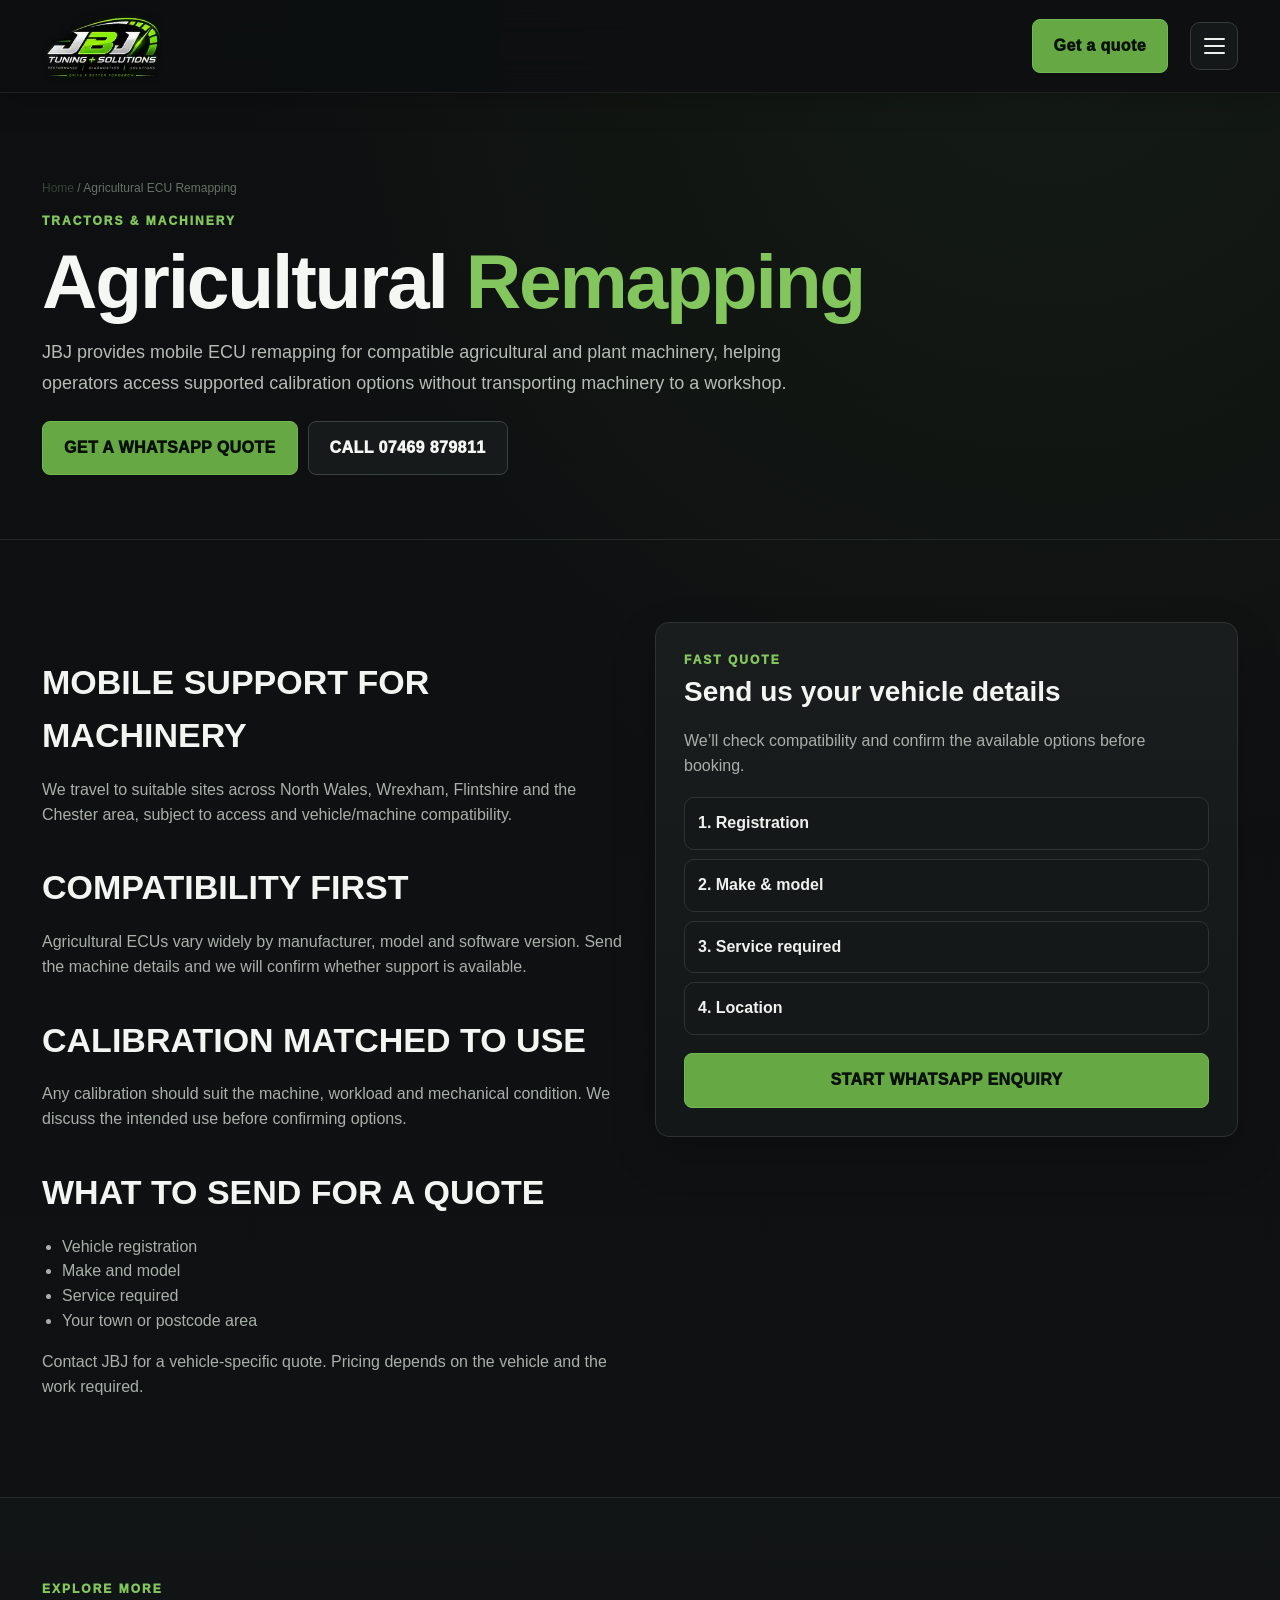
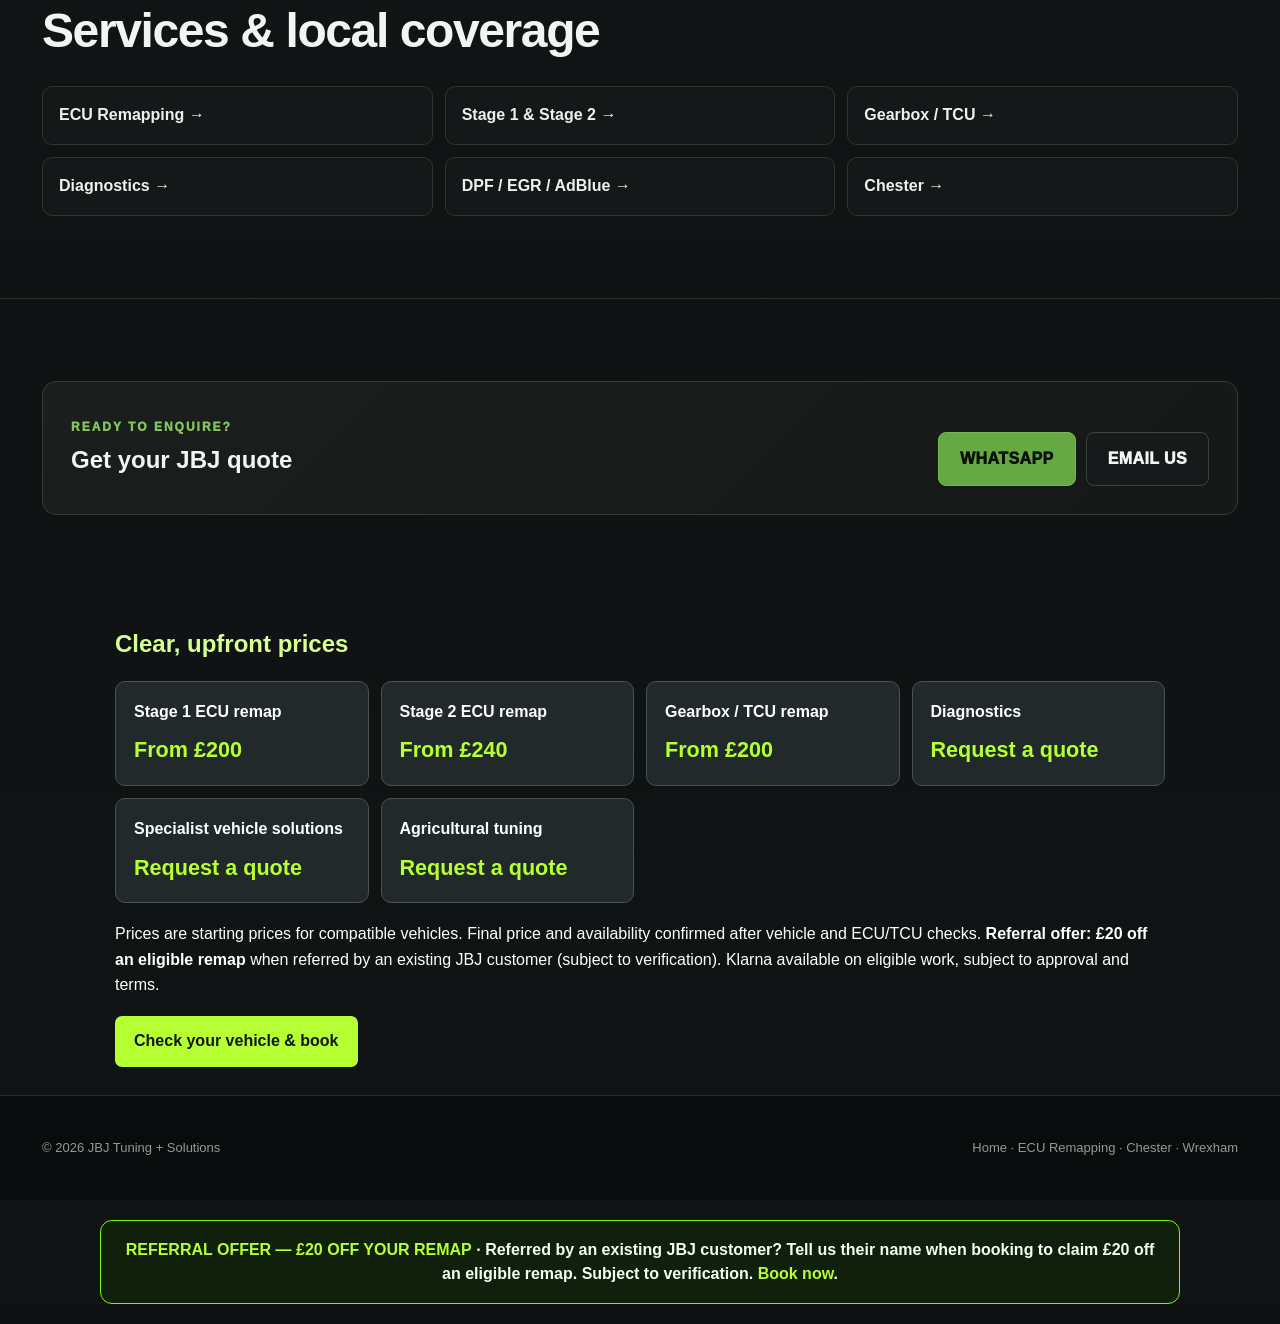
<file: agricultural-remapping/index.html>
<!doctype html>
<html lang="en-GB">
<head>
<meta charset="utf-8">
<meta name="viewport" content="width=device-width,initial-scale=1">
<title>Agricultural ECU Remapping North Wales &amp; Chester | JBJ Tuning</title>
<meta name="description" content="Mobile agricultural remapping for compatible tractors and machinery across North Wales, Wrexham, Flintshire and Chester. Contact JBJ Tuning for support.">
<link rel="canonical" href="https://jbjtuning.co.uk/agricultural-remapping/">
<meta name="robots" content="index,follow,max-image-preview:large">
<meta property="og:type" content="website">
<meta property="og:title" content="Agricultural ECU Remapping North Wales &amp; Chester | JBJ Tuning">
<meta property="og:description" content="Mobile agricultural remapping for compatible tractors and machinery across North Wales, Wrexham, Flintshire and Chester. Contact JBJ Tuning for support.">
<meta property="og:url" content="https://jbjtuning.co.uk/agricultural-remapping/">
<meta property="og:image" content="https://jbjtuning.co.uk/jbj-logo.jpg">
<meta name="twitter:card" content="summary_large_image">
<link rel="icon" href="../favicon.png">
<link rel="stylesheet" href="../style.css">
<script type="application/ld+json">{"@context": "https://schema.org", "@graph": [{"@type": ["Organization", "AutomotiveBusiness"], "@id": "https://jbjtuning.co.uk/#business", "name": "JBJ Tuning + Solutions", "url": "https://jbjtuning.co.uk/", "logo": "https://jbjtuning.co.uk/jbj-logo.jpg", "telephone": ["+447469879811", "+447939838568"], "email": "Info@jbjtuningsolutions.com", "description": "Mobile ECU remapping, vehicle tuning, diagnostics and TCU tuning across Chester, Wrexham, Flintshire and North Wales.", "areaServed": ["Chester", "Wrexham", "Flintshire", "North Wales", "Deeside", "Mold", "Buckley", "Ellesmere Port"], "sameAs": ["https://www.facebook.com/1UtzTxfGZ6/", "https://www.instagram.com/jbjtuningsolutions"]}, {"@type": "WebSite", "@id": "https://jbjtuning.co.uk/#website", "url": "https://jbjtuning.co.uk/", "name": "JBJ Tuning + Solutions", "publisher": {"@id": "https://jbjtuning.co.uk/#business"}}, {"@type": "Service", "name": "Agricultural ECU Remapping", "provider": {"@id": "https://jbjtuning.co.uk/#business"}, "areaServed": ["Chester", "Wrexham", "Flintshire", "North Wales"], "url": "https://jbjtuning.co.uk/agricultural-remapping/"}]}</script>
</head><header><div class="wrap"><nav>
<a class="brand" href="../index.html"><img src="../jbj-logo.jpg" alt="JBJ Tuning + Solutions"></a>
<div class="nav">
<a href="../index.html#services">Services</a>
<a href="../ecu-remapping/">ECU Remapping</a>
<a href="../chester-remapping/">Chester</a>
<a href="../wrexham-remapping/">Wrexham</a>
<a href="../index.html#contact">Contact</a>
</div>
<a class="btn desktop-quote" href="https://wa.me/447469879811?text=Hi%20JBJ%20Tuning%2C%20I%27d%20like%20a%20quote.%0ARegistration%3A%20%0AMake%2FModel%3A%20%0AService%3A%20">Get a quote</a>
<button class="menu-toggle" type="button" aria-label="Open navigation menu" aria-controls="siteMenu"><span></span><span></span><span></span></button></nav></div></header>
<body>
<main>
<section class="page-hero"><div class="wrap">
<div class="breadcrumb"><a href="../index.html">Home</a> / Agricultural ECU Remapping</div>
<div class="kicker">Tractors & machinery</div>
<h1>Agricultural <span>Remapping</span></h1>
<p>JBJ provides mobile ECU remapping for compatible agricultural and plant machinery, helping operators access supported calibration options without transporting machinery to a workshop.</p>
<div class="actions"><a class="btn" href="https://wa.me/447469879811?text=Hi%20JBJ%20Tuning%2C%20I%27d%20like%20a%20quote.%0ARegistration%3A%20%0AMake%2FModel%3A%20%0AService%3A%20">GET A WHATSAPP QUOTE</a><a class="btn alt" href="tel:07469879811">CALL 07469 879811</a></div>
</div></section>
<section><div class="wrap"><div class="two">
<div class="prose">
<h2>Mobile support for machinery</h2><p>We travel to suitable sites across North Wales, Wrexham, Flintshire and the Chester area, subject to access and vehicle/machine compatibility.</p><h2>Compatibility first</h2><p>Agricultural ECUs vary widely by manufacturer, model and software version. Send the machine details and we will confirm whether support is available.</p><h2>Calibration matched to use</h2><p>Any calibration should suit the machine, workload and mechanical condition. We discuss the intended use before confirming options.</p>
<h2>What to send for a quote</h2>
<ul><li>Vehicle registration</li><li>Make and model</li><li>Service required</li><li>Your town or postcode area</li></ul>
<p>Contact JBJ for a vehicle-specific quote. Pricing depends on the vehicle and the work required.</p>
</div>
<div>
<div class="quote-box"><div class="kicker">Fast quote</div><h3>Send us your vehicle details</h3><p>We’ll check compatibility and confirm the available options before booking.</p>
<div class="quote-points"><div>1. Registration</div><div>2. Make & model</div><div>3. Service required</div><div>4. Location</div></div>
<a class="btn" style="width:100%;text-align:center" href="https://wa.me/447469879811?text=Hi%20JBJ%20Tuning%2C%20I%27d%20like%20a%20quote.%0ARegistration%3A%20%0AMake%2FModel%3A%20%0AService%3A%20">START WHATSAPP ENQUIRY</a></div>
</div></div></div></section>
<section class="band"><div class="wrap"><div class="head"><div class="kicker">Explore more</div><h2>Services & local coverage</h2></div><div class="link-grid">
<a href="../ecu-remapping/">ECU Remapping →</a><a href="../stage-1-stage-2-remapping/">Stage 1 &amp; Stage 2 →</a><a href="../gearbox-tcu-remapping/">Gearbox / TCU →</a><a href="../diagnostics/">Diagnostics →</a><a href="../vehicle-solutions/">DPF / EGR / AdBlue →</a><a href="../chester-remapping/">Chester →</a></div></div></section>
<section><div class="wrap"><div class="cta-strip"><div><div class="kicker">Ready to enquire?</div><h2 style="margin:4px 0 0">Get your JBJ quote</h2></div><div class="actions"><a class="btn" href="https://wa.me/447469879811?text=Hi%20JBJ%20Tuning%2C%20I%27d%20like%20a%20quote.%0ARegistration%3A%20%0AMake%2FModel%3A%20%0AService%3A%20">WHATSAPP</a><a class="btn alt" href="mailto:Info@jbjtuningsolutions.com">EMAIL US</a></div></div></div></section>
<section class="jbj-price-panel" aria-label="JBJ service prices"><div class="jbj-price-inner"><h2>Clear, upfront prices</h2><div class="jbj-price-grid"><a href="/stage-1-stage-2-remapping/"><strong>Stage 1 ECU remap</strong><span>From £200</span></a><a href="/stage-1-stage-2-remapping/"><strong>Stage 2 ECU remap</strong><span>From £240</span></a><a href="/gearbox-tcu-remapping/"><strong>Gearbox / TCU remap</strong><span>From £200</span></a><a href="/diagnostics/"><strong>Diagnostics</strong><span>Request a quote</span></a><a href="/vehicle-solutions/"><strong>Specialist vehicle solutions</strong><span>Request a quote</span></a><a href="/agricultural-remapping/"><strong>Agricultural tuning</strong><span>Request a quote</span></a></div><p class="jbj-price-note">Prices are starting prices for compatible vehicles. Final price and availability confirmed after vehicle and ECU/TCU checks. <strong>Referral offer: £20 off an eligible remap</strong> when referred by an existing JBJ customer (subject to verification). Klarna available on eligible work, subject to approval and terms.</p><a class="jbj-price-cta" href="/book/">Check your vehicle &amp; book</a></div></section><style>.jbj-price-panel{padding:28px 18px;background:#111719;color:#fff}.jbj-price-inner{max-width:1050px;margin:auto}.jbj-price-inner h2{margin:0 0 18px;color:#d7ff94}.jbj-price-grid{display:grid;grid-template-columns:repeat(auto-fit,minmax(210px,1fr));gap:12px}.jbj-price-grid a{display:flex;flex-direction:column;gap:9px;background:#22292b;border:1px solid #48534b;border-radius:10px;padding:18px;color:white;text-decoration:none}.jbj-price-grid a span{font-size:1.35rem;font-weight:800;color:#b6ff33}.jbj-price-note{line-height:1.6;margin:18px 0}.jbj-price-cta{display:inline-block;background:#b6ff33;color:#121712!important;padding:13px 19px;border-radius:7px;text-decoration:none;font-weight:800}@media(max-width:520px){.jbj-price-grid{grid-template-columns:1fr 1fr}.jbj-price-grid a{padding:13px}.jbj-price-grid a span{font-size:1.12rem}}@media(max-width:370px){.jbj-price-grid{grid-template-columns:1fr}}</style></main><footer><div class="wrap"><div class="foot">
<span>© 2026 JBJ Tuning + Solutions</span>
<span><a href="../index.html">Home</a> · <a href="../ecu-remapping/">ECU Remapping</a> · <a href="../chester-remapping/">Chester</a> · <a href="../wrexham-remapping/">Wrexham</a></span>
</div></div></footer>
<div class="floating"><a class="btn alt" href="tel:07469879811">CALL</a><a class="btn" href="https://wa.me/447469879811?text=Hi%20JBJ%20Tuning%2C%20I%27d%20like%20a%20quote.%0ARegistration%3A%20%0AMake%2FModel%3A%20%0AService%3A%20">WHATSAPP</a></div><div class="site-menu" id="siteMenu" aria-hidden="true"><div class="menu-backdrop" data-menu-close></div><aside class="menu-panel"><div class="menu-top"><strong>JBJ MENU</strong><button class="menu-close" type="button" data-menu-close aria-label="Close menu">×</button></div><div class="menu-group">Start here</div><div class="menu-links"><a href="/">Home</a><a href="/book/#vehicle-gains">Check My Vehicle</a><a href="/book/">Book / Get a Quote</a><a href="/prices/">PRICES — VIEW ALL</a></div><div class="menu-group">Tuning & services</div><div class="menu-links"><a href="/ecu-remapping/">ECU Remapping</a><a href="/stage-1-stage-2-remapping/">Stage 1 & Stage 2</a><a href="/gearbox-tcu-remapping/">Gearbox / TCU</a><a href="/vehicle-solutions/">Vehicle Solutions</a><a href="/diagnostics/">Diagnostics</a><a href="/agricultural-remapping/">Agricultural</a></div><div class="menu-actions"><a class="btn" href="/book/#vehicle-gains">CHECK GAINS</a><a class="btn alt" href="https://wa.me/447469879811?text=Hi%20JBJ%20Tuning%2C%20can%20you%20help%20with%20my%20vehicle%3F">WHATSAPP</a></div></aside></div><script>(function(){var m=document.getElementById('siteMenu');if(!m)return;var open=document.querySelector('.menu-toggle');function set(v){m.classList.toggle('open',v);m.setAttribute('aria-hidden',v?'false':'true');document.body.style.overflow=v?'hidden':''}if(open)open.addEventListener('click',function(){set(true)});m.querySelectorAll('[data-menu-close]').forEach(function(x){x.addEventListener('click',function(){set(false)})});document.addEventListener('keydown',function(e){if(e.key==='Escape')set(false)})})();</script><style>.jbj-referral-banner{max-width:1080px;margin:20px auto;padding:17px 20px;border:1px solid #76ff00;border-radius:12px;background:#10200d;color:#f6fff1;text-align:center;font:600 16px/1.5 Arial,sans-serif}.jbj-referral-banner strong,.jbj-referral-banner a{color:#b6ff33}</style><aside class="jbj-referral-banner"><strong>REFERRAL OFFER — £20 OFF YOUR REMAP</strong> · Referred by an existing JBJ customer? Tell us their name when booking to claim £20 off an eligible remap. Subject to verification. <a href="/booking/">Book now</a>.</aside></body></html>
</file>
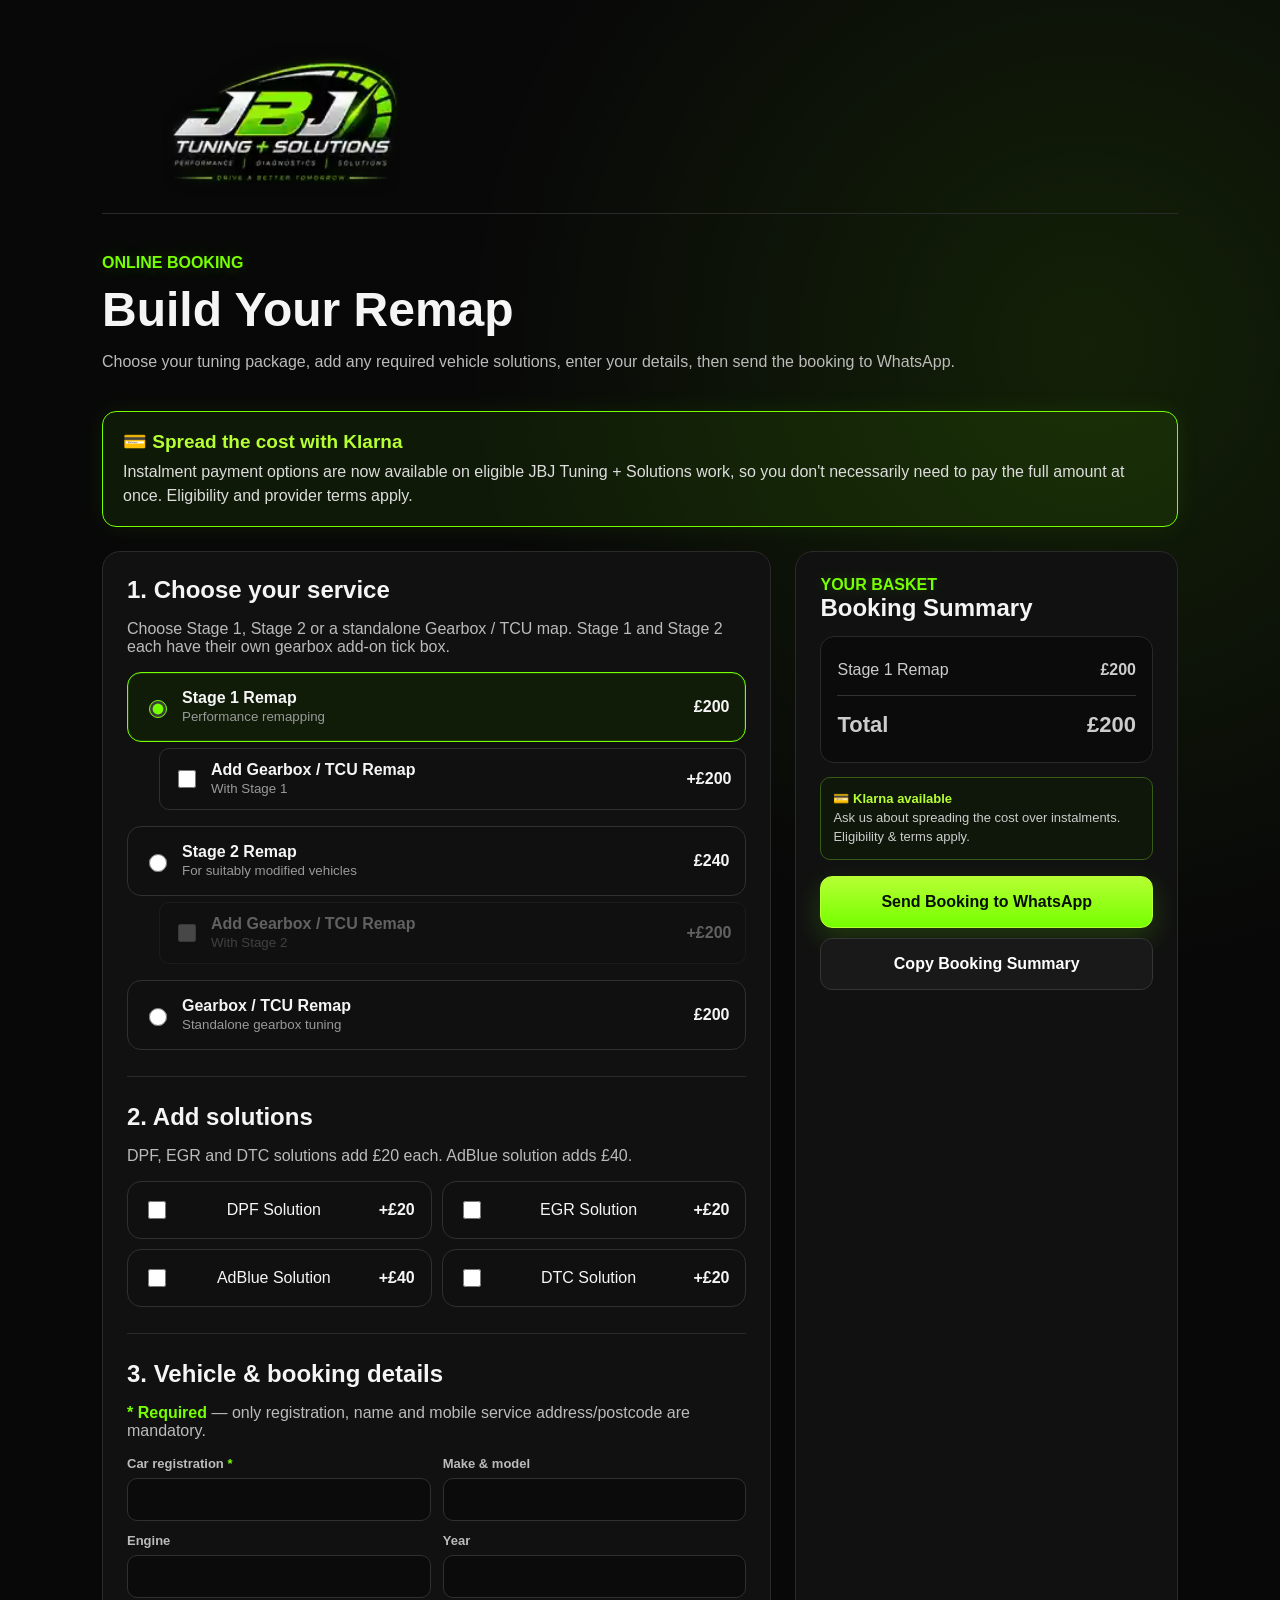
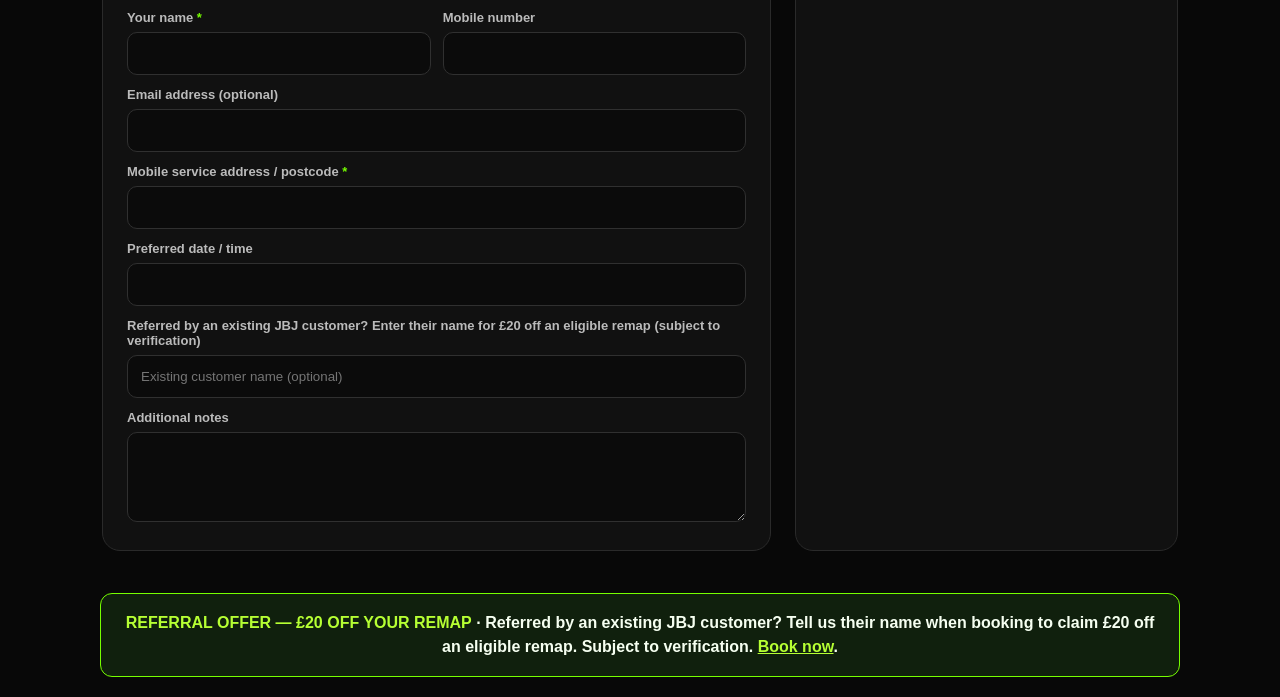
<file: booking/index.html>
<!DOCTYPE html><html lang="en"><head><meta charset="UTF-8"><meta name="viewport" content="width=device-width,initial-scale=1"><title>Book a Mobile Remap | JBJ Tuning + Solutions</title><style>:root{--red:#76ff00;--text:#f5f5f5;--muted:#aaa;--line:#2a2a2a}*{box-sizing:border-box}body{margin:0;font-family:Arial;background:radial-gradient(circle at 85% 15%,rgba(118,255,0,.10),transparent 28%),#080808;color:var(--text)}.wrap{max-width:1120px;margin:auto;padding:22px}.top{padding:20px 0 16px;border-bottom:1px solid var(--line)}.brand-logo{display:block;width:min(360px,85vw);max-height:155px;object-fit:contain}.hero{padding:40px 0 24px}.eyebrow{color:var(--red);font-weight:800;text-transform:uppercase;text-shadow:0 0 16px rgba(118,255,0,.25)}h2{font-size:48px;margin:10px 0}.hero p,.section-copy{color:#bbb}.payment-banner{margin:0 0 24px;padding:18px 20px;border:1px solid #76ff00;border-radius:14px;background:rgba(118,255,0,.07);box-shadow:0 0 24px rgba(118,255,0,.08)}.payment-banner strong{color:#b6ff33;font-size:19px}.payment-banner p{margin:7px 0 0;color:#ddd;line-height:1.5}.grid{display:grid;grid-template-columns:1.4fr .8fr;gap:24px}.card{background:#111;border:1px solid var(--line);border-radius:18px;padding:24px}.section-title{font-size:24px;margin:0 0 8px}.service-block{margin:12px 0}.choice,.gear-add,.addon{display:flex;align-items:center;justify-content:space-between;gap:12px;border:1px solid #303030;background:#101010;padding:16px;border-radius:14px}.choice.active{border-color:var(--red);background:#101b08;box-shadow:0 0 0 1px rgba(118,255,0,.15) inset}.choice .left,.gear-add .left{display:flex;align-items:center;gap:12px}.choice input,.gear-add input,.addon input{width:18px;height:18px;accent-color:var(--red)}.choice b,.gear-add b{display:block}.choice small,.gear-add small{color:#999}.price,.addon-price{font-weight:900}.gear-add{margin:6px 0 16px 32px;padding:12px 14px;border-radius:10px}.gear-add.disabled{opacity:.35;pointer-events:none}.divider{height:1px;background:var(--line);margin:26px 0}.addons{display:grid;grid-template-columns:1fr 1fr;gap:10px}.addon:has(input:checked),.gear-add:has(input:checked){border-color:var(--red);background:#101b08}.form-grid{display:grid;grid-template-columns:1fr 1fr;gap:12px}.field.full{grid-column:1/-1}.field label{display:block;font-size:13px;color:#bbb;margin-bottom:7px;font-weight:700}input,textarea{width:100%;background:#0b0b0b;border:1px solid #303030;color:#fff;border-radius:10px;padding:13px}input:focus,textarea:focus{outline:none;border-color:var(--red)}textarea{min-height:90px}.summary{position:sticky;top:18px}.summary-box{background:#0b0b0b;border:1px solid #292929;border-radius:14px;padding:16px;margin:14px 0}.row{display:flex;justify-content:space-between;padding:8px 0;color:#ccc}.total{border-top:1px solid #333;margin-top:8px;padding-top:16px;font-size:22px}.payment-note{font-size:13px;color:#ccc;line-height:1.45;margin:12px 0 16px;padding:12px;border:1px solid #365c18;background:#0e1709;border-radius:10px}.payment-note strong{color:#b6ff33}.btn{width:100%;border:1px solid #b6ff33;border-radius:12px;padding:16px;background:linear-gradient(180deg,#b6ff33,#76ff00);color:#061000;font-weight:900;font-size:16px;box-shadow:0 10px 28px rgba(118,255,0,.18)}.btn.secondary{background:#191919;border:1px solid #353535;margin-top:10px;color:#fff;box-shadow:none}.success{display:none;margin-top:14px;padding:12px;background:#0c1c13;border-radius:10px}@media(max-width:800px){.grid,.addons,.form-grid{grid-template-columns:1fr}.summary{position:static}.field.full{grid-column:auto}.gear-add{margin-left:20px}}</style></head><body><div class="wrap"><header class="top"><img class="brand-logo" src="../jbj-logo-master-new.webp?rev=3" alt="JBJ Tuning + Solutions"></header><section class="hero"><div class="eyebrow">Online Booking</div><h2>Build Your Remap</h2><p>Choose your tuning package, add any required vehicle solutions, enter your details, then send the booking to WhatsApp.</p></section><section class="payment-banner"><strong>💳 Spread the cost with Klarna</strong><p>Instalment payment options are now available on eligible JBJ Tuning + Solutions work, so you don't necessarily need to pay the full amount at once. Eligibility and provider terms apply.</p></section><main class="grid"><section class="card"><h3 class="section-title">1. Choose your service</h3><p class="section-copy">Choose Stage 1, Stage 2 or a standalone Gearbox / TCU map. Stage 1 and Stage 2 each have their own gearbox add-on tick box.</p><div class="service-block"><label class="choice active"><div class="left"><input type="radio" name="main" value="Stage 1 Remap" data-price="200" checked><div><b>Stage 1 Remap</b><small>Performance remapping</small></div></div><div class="price">£200</div></label><label class="gear-add" id="stage1GearWrap"><div class="left"><input type="checkbox" id="stage1Gear"><div><b>Add Gearbox / TCU Remap</b><small>With Stage 1</small></div></div><div class="price">+£200</div></label></div><div class="service-block"><label class="choice"><div class="left"><input type="radio" name="main" value="Stage 2 Remap" data-price="240"><div><b>Stage 2 Remap</b><small>For suitably modified vehicles</small></div></div><div class="price">£240</div></label><label class="gear-add disabled" id="stage2GearWrap"><div class="left"><input type="checkbox" id="stage2Gear" disabled><div><b>Add Gearbox / TCU Remap</b><small>With Stage 2</small></div></div><div class="price">+£200</div></label></div><div class="service-block"><label class="choice"><div class="left"><input type="radio" name="main" value="Gearbox / TCU Remap" data-price="200"><div><b>Gearbox / TCU Remap</b><small>Standalone gearbox tuning</small></div></div><div class="price">£200</div></label></div><div class="divider"></div><h3 class="section-title">2. Add solutions</h3><p class="section-copy">DPF, EGR and DTC solutions add £20 each. AdBlue solution adds £40.</p><div class="addons"><label class="addon"><input type="checkbox" class="solution" value="DPF Solution" data-price="20"><span>DPF Solution</span><span class="addon-price">+£20</span></label><label class="addon"><input type="checkbox" class="solution" value="EGR Solution" data-price="20"><span>EGR Solution</span><span class="addon-price">+£20</span></label><label class="addon"><input type="checkbox" class="solution" value="AdBlue Solution" data-price="40"><span>AdBlue Solution</span><span class="addon-price">+£40</span></label><label class="addon"><input type="checkbox" class="solution" value="DTC Solution" data-price="20"><span>DTC Solution</span><span class="addon-price">+£20</span></label></div><div class="divider"></div><h3 class="section-title">3. Vehicle & booking details</h3><p class="section-copy"><b style="color:#76ff00">* Required</b> — only registration, name and mobile service address/postcode are mandatory.</p><div class="form-grid"><div class="field"><label>Car registration <span style="color:#76ff00">*</span></label><input id="reg" required></div><div class="field"><label>Make & model</label><input id="vehicle"></div><div class="field"><label>Engine</label><input id="engine"></div><div class="field"><label>Year</label><input id="year"></div><div class="field"><label>Your name <span style="color:#76ff00">*</span></label><input id="name" required></div><div class="field"><label>Mobile number</label><input id="phone"></div><div class="field full"><label>Email address (optional)</label><input id="email" type="text"></div><div class="field full"><label>Mobile service address / postcode <span style="color:#76ff00">*</span></label><input id="address" required></div><div class="field full"><label>Preferred date / time</label><input id="preferred"></div><div class="field full"><label>Referred by an existing JBJ customer? Enter their name for £20 off an eligible remap (subject to verification)</label><input id="referrer" placeholder="Existing customer name (optional)"></div><div class="field full"><label>Additional notes</label><textarea id="notes"></textarea></div></div></section><aside class="card summary"><div class="eyebrow">Your Basket</div><h3 class="section-title">Booking Summary</h3><div id="summaryItems" class="summary-box"></div><div class="payment-note"><strong>💳 Klarna available</strong><br>Ask us about spreading the cost over instalments. Eligibility & terms apply.</div><button class="btn" id="continueBtn">Send Booking to WhatsApp</button><button class="btn secondary" id="copyBtn">Copy Booking Summary</button><div class="success" id="success"></div></aside></main></div><script>const WA='447469879811',mains=[...document.querySelectorAll('input[name="main"]')],sols=[...document.querySelectorAll('.solution')],g1=document.getElementById('stage1Gear'),g2=document.getElementById('stage2Gear'),w1=document.getElementById('stage1GearWrap'),w2=document.getElementById('stage2GearWrap'),summary=document.getElementById('summaryItems'),success=document.getElementById('success');function main(){return mains.find(x=>x.checked)}function sync(){document.querySelectorAll('.choice').forEach(x=>x.classList.toggle('active',x.querySelector('input').checked));const v=main().value;if(v==='Stage 1 Remap'){g2.checked=false;g1.disabled=false;g2.disabled=true;w1.classList.remove('disabled');w2.classList.add('disabled')}else if(v==='Stage 2 Remap'){g1.checked=false;g1.disabled=true;g2.disabled=false;w1.classList.add('disabled');w2.classList.remove('disabled')}else{g1.checked=g2.checked=false;g1.disabled=g2.disabled=true;w1.classList.add('disabled');w2.classList.add('disabled')}}function basket(){const m=main();let items=[{name:m.value,price:+m.dataset.price}];if((m.value==='Stage 1 Remap'&&g1.checked)||(m.value==='Stage 2 Remap'&&g2.checked))items.push({name:'Gearbox / TCU Remap',price:200});sols.filter(x=>x.checked).forEach(x=>items.push({name:x.value,price:+x.dataset.price}));const subtotal=items.reduce((a,b)=>a+b.price,0);const referral=document.getElementById('referrer').value.trim();if(referral)items.push({name:'Referral discount (subject to verification)',price:-20});return{items,total:subtotal-(referral?20:0)}}function render(){sync();const b=basket();summary.innerHTML=b.items.map(i=>`<div class="row"><span>${i.name}</span><strong>${i.price<0?"-£"+Math.abs(i.price):"£"+i.price}</strong></div>`).join('')+`<div class="row total"><strong>Total</strong><strong>£${b.total}</strong></div>`}function v(id){return document.getElementById(id).value.trim()}function text(){const b=basket();return['JBJ TUNING + SOLUTIONS BOOKING','','Package:',...b.items.map(i=>`- ${i.name}: £${i.price}`),'',`Total: £${b.total}`,'','Payment options: Klarna instalments available on eligible work (terms apply).','',`CAR REG: ${v('reg')}`,`Vehicle: ${v('vehicle')}`,`Engine: ${v('engine')}`,`Year: ${v('year')}`,`NAME: ${v('name')}`,`Phone: ${v('phone')}`,`Email: ${v('email')}`,`ADDRESS: ${v('address')}`,`Preferred date/time: ${v('preferred')}`,`Referred by: ${v('referrer') || 'Not supplied'}`,`Referral discount subject to verification: ${v('referrer') ? '£20 provisional' : 'None'}`,`Notes: ${v('notes')}`].join('\n')}function valid(){for(const id of ['reg','name','address'])if(!v(id)){document.getElementById(id).focus();return false}return true}[...mains,...sols,g1,g2].forEach(x=>x.addEventListener('change',render));document.getElementById('referrer').addEventListener('input',render);document.getElementById('continueBtn').onclick=()=>{if(!valid()){success.style.display='block';success.textContent='Please complete Car registration, Your name and Mobile service address / postcode.';return}location.href=`https://wa.me/${WA}?text=${encodeURIComponent(text())}`};document.getElementById('copyBtn').onclick=async()=>{await navigator.clipboard.writeText(text());success.style.display='block';success.textContent='Booking summary copied.'};render();</script><style>.jbj-referral-banner{max-width:1080px;margin:20px auto;padding:17px 20px;border:1px solid #76ff00;border-radius:12px;background:#10200d;color:#f6fff1;text-align:center;font:600 16px/1.5 Arial,sans-serif}.jbj-referral-banner strong,.jbj-referral-banner a{color:#b6ff33}</style><aside class="jbj-referral-banner"><strong>REFERRAL OFFER — £20 OFF YOUR REMAP</strong> · Referred by an existing JBJ customer? Tell us their name when booking to claim £20 off an eligible remap. Subject to verification. <a href="/booking/">Book now</a>.</aside></body></html>
</file>
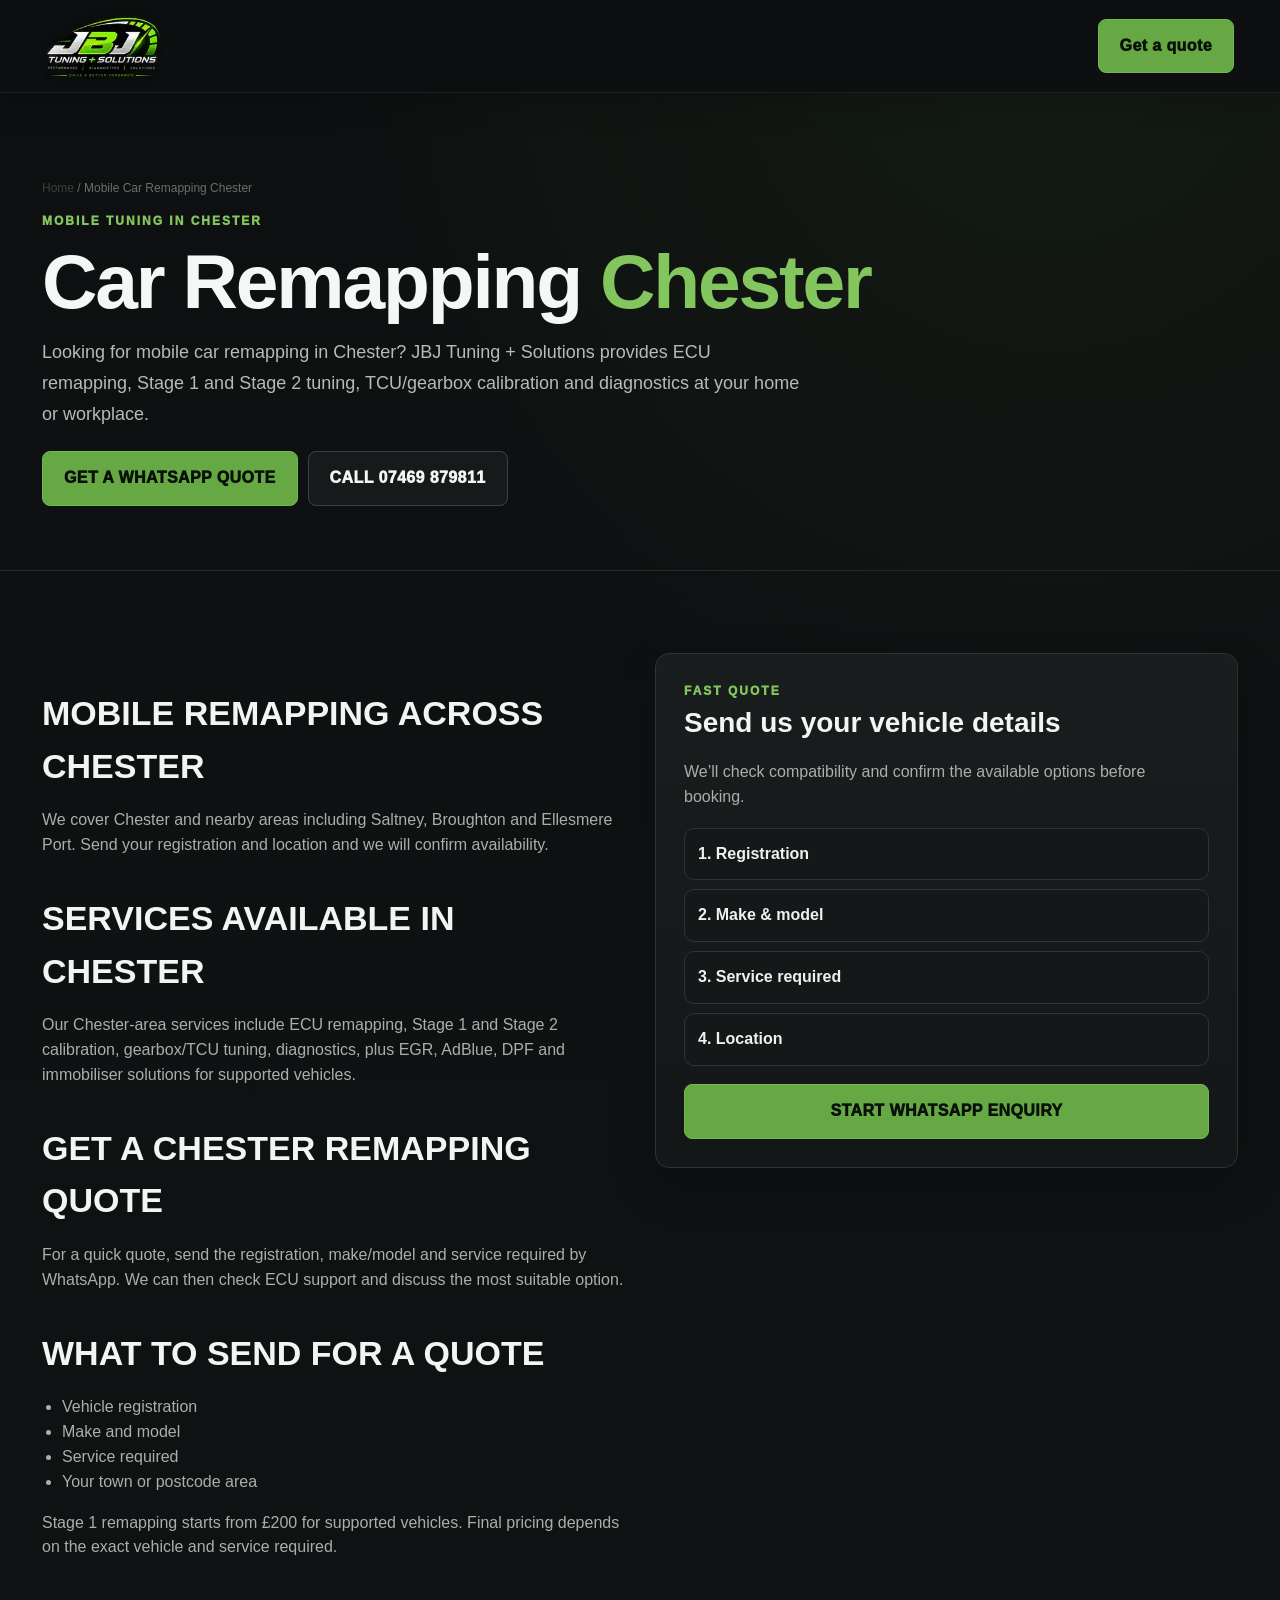
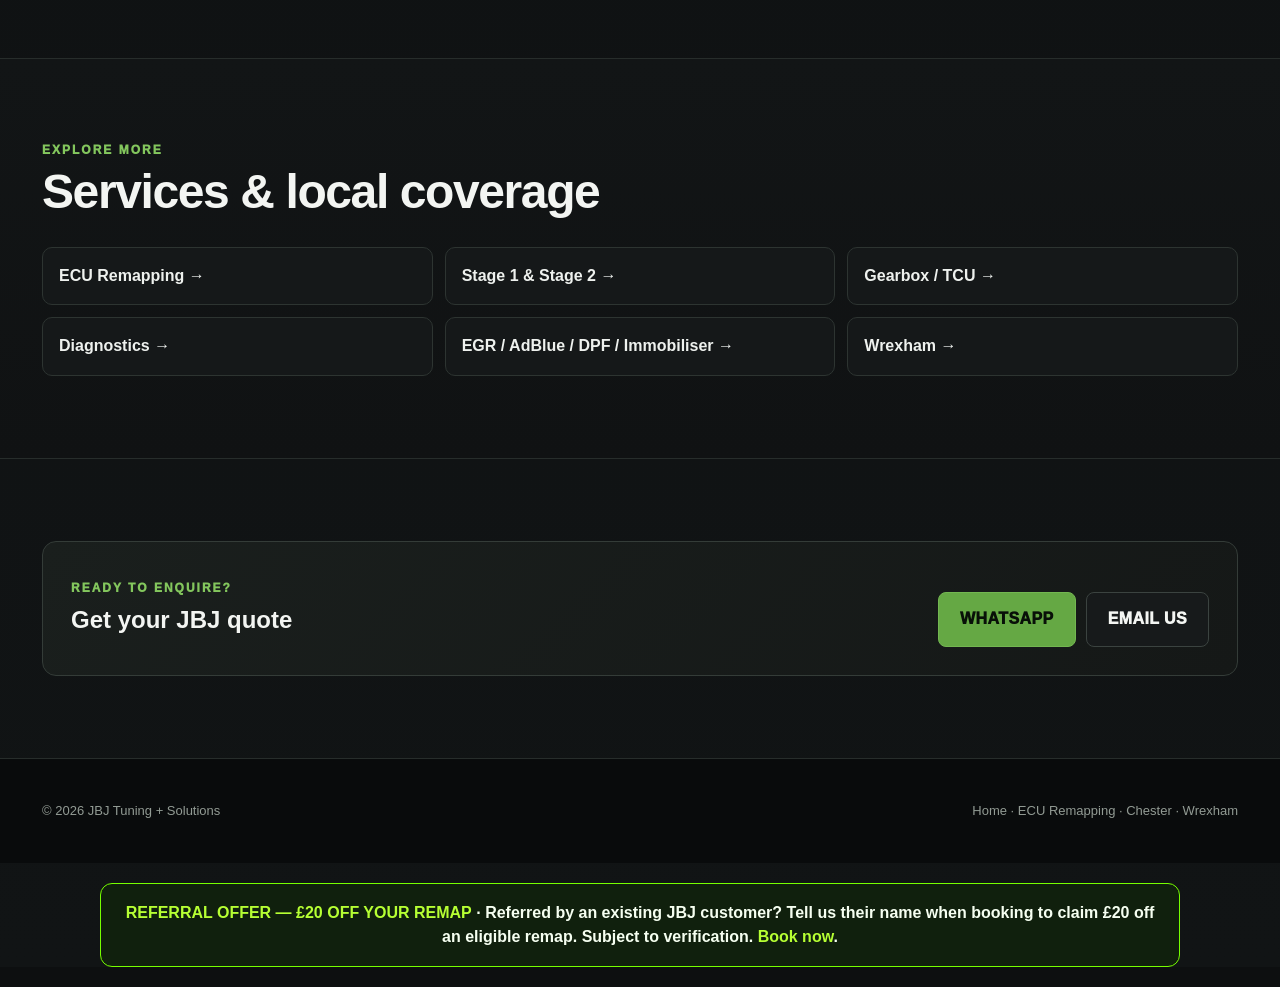
<file: chester-remapping/index.html>
<!doctype html>
<html lang="en-GB">
<head>
<meta charset="utf-8">
<meta name="viewport" content="width=device-width,initial-scale=1">
<title>Car Remapping Chester | Mobile ECU Tuning | JBJ Tuning</title>
<meta name="description" content="Mobile car and van remapping in Chester and nearby areas. Stage 1 &amp; 2 ECU remapping, TCU tuning and diagnostics from JBJ Tuning + Solutions.">
<link rel="canonical" href="https://jbjtuning.co.uk/chester-remapping/">
<meta name="robots" content="index,follow,max-image-preview:large">
<meta property="og:type" content="website">
<meta property="og:title" content="Car Remapping Chester | Mobile ECU Tuning | JBJ Tuning">
<meta property="og:description" content="Mobile car and van remapping in Chester and nearby areas. Stage 1 &amp; 2 ECU remapping, TCU tuning and diagnostics from JBJ Tuning + Solutions.">
<meta property="og:url" content="https://jbjtuning.co.uk/chester-remapping/">
<meta property="og:image" content="https://jbjtuning.co.uk/jbj-logo.jpg">
<meta name="twitter:card" content="summary_large_image">
<link rel="icon" href="../favicon.png">
<link rel="stylesheet" href="../style.css">
<script type="application/ld+json">{"@context": "https://schema.org", "@graph": [{"@type": ["Organization", "AutomotiveBusiness"], "@id": "https://jbjtuning.co.uk/#business", "name": "JBJ Tuning + Solutions", "url": "https://jbjtuning.co.uk/", "logo": "https://jbjtuning.co.uk/jbj-logo.jpg", "telephone": ["+447469879811", "+447939838568"], "email": "Info@jbjtuningsolutions.com", "description": "Mobile ECU remapping, vehicle tuning, diagnostics and TCU tuning across Chester, Wrexham, Flintshire and North Wales.", "areaServed": ["Chester", "Wrexham", "Flintshire", "North Wales", "Deeside", "Mold", "Buckley", "Ellesmere Port"], "sameAs": ["https://www.facebook.com/1UtzTxfGZ6/", "https://www.instagram.com/jbjtuningsolutions"]}, {"@type": "WebSite", "@id": "https://jbjtuning.co.uk/#website", "url": "https://jbjtuning.co.uk/", "name": "JBJ Tuning + Solutions", "publisher": {"@id": "https://jbjtuning.co.uk/#business"}}, {"@type": "Service", "name": "Mobile Car Remapping Chester", "provider": {"@id": "https://jbjtuning.co.uk/#business"}, "areaServed": "Chester", "url": "https://jbjtuning.co.uk/chester-remapping/"}]}</script>
</head><header><div class="wrap"><nav>
<a class="brand" href="../index.html"><img src="../jbj-logo.jpg" alt="JBJ Tuning + Solutions"></a>
<div class="nav">
<a href="../index.html#services">Services</a>
<a href="../ecu-remapping/">ECU Remapping</a>
<a href="../chester-remapping/">Chester</a>
<a href="../wrexham-remapping/">Wrexham</a>
<a href="../index.html#contact">Contact</a>
</div>
<a class="btn desktop-quote" href="https://wa.me/447469879811?text=Hi%20JBJ%20Tuning%2C%20I%27d%20like%20a%20quote.%0ARegistration%3A%20%0AMake%2FModel%3A%20%0AService%3A%20">Get a quote</a>
</nav></div></header>
<body>
<main>
<section class="page-hero"><div class="wrap">
<div class="breadcrumb"><a href="../index.html">Home</a> / Mobile Car Remapping Chester</div>
<div class="kicker">Mobile tuning in Chester</div>
<h1>Car Remapping <span>Chester</span></h1>
<p>Looking for mobile car remapping in Chester? JBJ Tuning + Solutions provides ECU remapping, Stage 1 and Stage 2 tuning, TCU/gearbox calibration and diagnostics at your home or workplace.</p>
<div class="actions"><a class="btn" href="https://wa.me/447469879811?text=Hi%20JBJ%20Tuning%2C%20I%27d%20like%20a%20quote.%0ARegistration%3A%20%0AMake%2FModel%3A%20%0AService%3A%20">GET A WHATSAPP QUOTE</a><a class="btn alt" href="tel:07469879811">CALL 07469 879811</a></div>
</div></section>
<section><div class="wrap"><div class="two">
<div class="prose">
<h2>Mobile remapping across Chester</h2><p>We cover Chester and nearby areas including Saltney, Broughton and Ellesmere Port. Send your registration and location and we will confirm availability.</p><h2>Services available in Chester</h2><p>Our Chester-area services include ECU remapping, Stage 1 and Stage 2 calibration, gearbox/TCU tuning, diagnostics, plus EGR, AdBlue, DPF and immobiliser solutions for supported vehicles.</p><h2>Get a Chester remapping quote</h2><p>For a quick quote, send the registration, make/model and service required by WhatsApp. We can then check ECU support and discuss the most suitable option.</p>
<h2>What to send for a quote</h2>
<ul><li>Vehicle registration</li><li>Make and model</li><li>Service required</li><li>Your town or postcode area</li></ul>
<p>Stage 1 remapping starts from £200 for supported vehicles. Final pricing depends on the exact vehicle and service required.</p>
</div>
<div>
<div class="quote-box"><div class="kicker">Fast quote</div><h3>Send us your vehicle details</h3><p>We’ll check compatibility and confirm the available options before booking.</p>
<div class="quote-points"><div>1. Registration</div><div>2. Make & model</div><div>3. Service required</div><div>4. Location</div></div>
<a class="btn" style="width:100%;text-align:center" href="https://wa.me/447469879811?text=Hi%20JBJ%20Tuning%2C%20I%27d%20like%20a%20quote.%0ARegistration%3A%20%0AMake%2FModel%3A%20%0AService%3A%20">START WHATSAPP ENQUIRY</a></div>
</div></div></div></section>
<section class="band"><div class="wrap"><div class="head"><div class="kicker">Explore more</div><h2>Services & local coverage</h2></div><div class="link-grid">
<a href="../ecu-remapping/">ECU Remapping →</a><a href="../stage-1-stage-2-remapping/">Stage 1 &amp; Stage 2 →</a><a href="../gearbox-tcu-remapping/">Gearbox / TCU →</a><a href="../diagnostics/">Diagnostics →</a><a href="../vehicle-solutions/">EGR / AdBlue / DPF / Immobiliser →</a><a href="../wrexham-remapping/">Wrexham →</a></div></div></section>
<section><div class="wrap"><div class="cta-strip"><div><div class="kicker">Ready to enquire?</div><h2 style="margin:4px 0 0">Get your JBJ quote</h2></div><div class="actions"><a class="btn" href="https://wa.me/447469879811?text=Hi%20JBJ%20Tuning%2C%20I%27d%20like%20a%20quote.%0ARegistration%3A%20%0AMake%2FModel%3A%20%0AService%3A%20">WHATSAPP</a><a class="btn alt" href="mailto:Info@jbjtuningsolutions.com">EMAIL US</a></div></div></div></section>
</main><footer><div class="wrap"><div class="foot">
<span>© 2026 JBJ Tuning + Solutions</span>
<span><a href="../index.html">Home</a> · <a href="../ecu-remapping/">ECU Remapping</a> · <a href="../chester-remapping/">Chester</a> · <a href="../wrexham-remapping/">Wrexham</a></span>
</div></div></footer>
<div class="floating"><a class="btn alt" href="tel:07469879811">CALL</a><a class="btn" href="https://wa.me/447469879811?text=Hi%20JBJ%20Tuning%2C%20I%27d%20like%20a%20quote.%0ARegistration%3A%20%0AMake%2FModel%3A%20%0AService%3A%20">WHATSAPP</a></div><style>.jbj-referral-banner{max-width:1080px;margin:20px auto;padding:17px 20px;border:1px solid #76ff00;border-radius:12px;background:#10200d;color:#f6fff1;text-align:center;font:600 16px/1.5 Arial,sans-serif}.jbj-referral-banner strong,.jbj-referral-banner a{color:#b6ff33}</style><aside class="jbj-referral-banner"><strong>REFERRAL OFFER — £20 OFF YOUR REMAP</strong> · Referred by an existing JBJ customer? Tell us their name when booking to claim £20 off an eligible remap. Subject to verification. <a href="/booking/">Book now</a>.</aside></body></html>
</file>
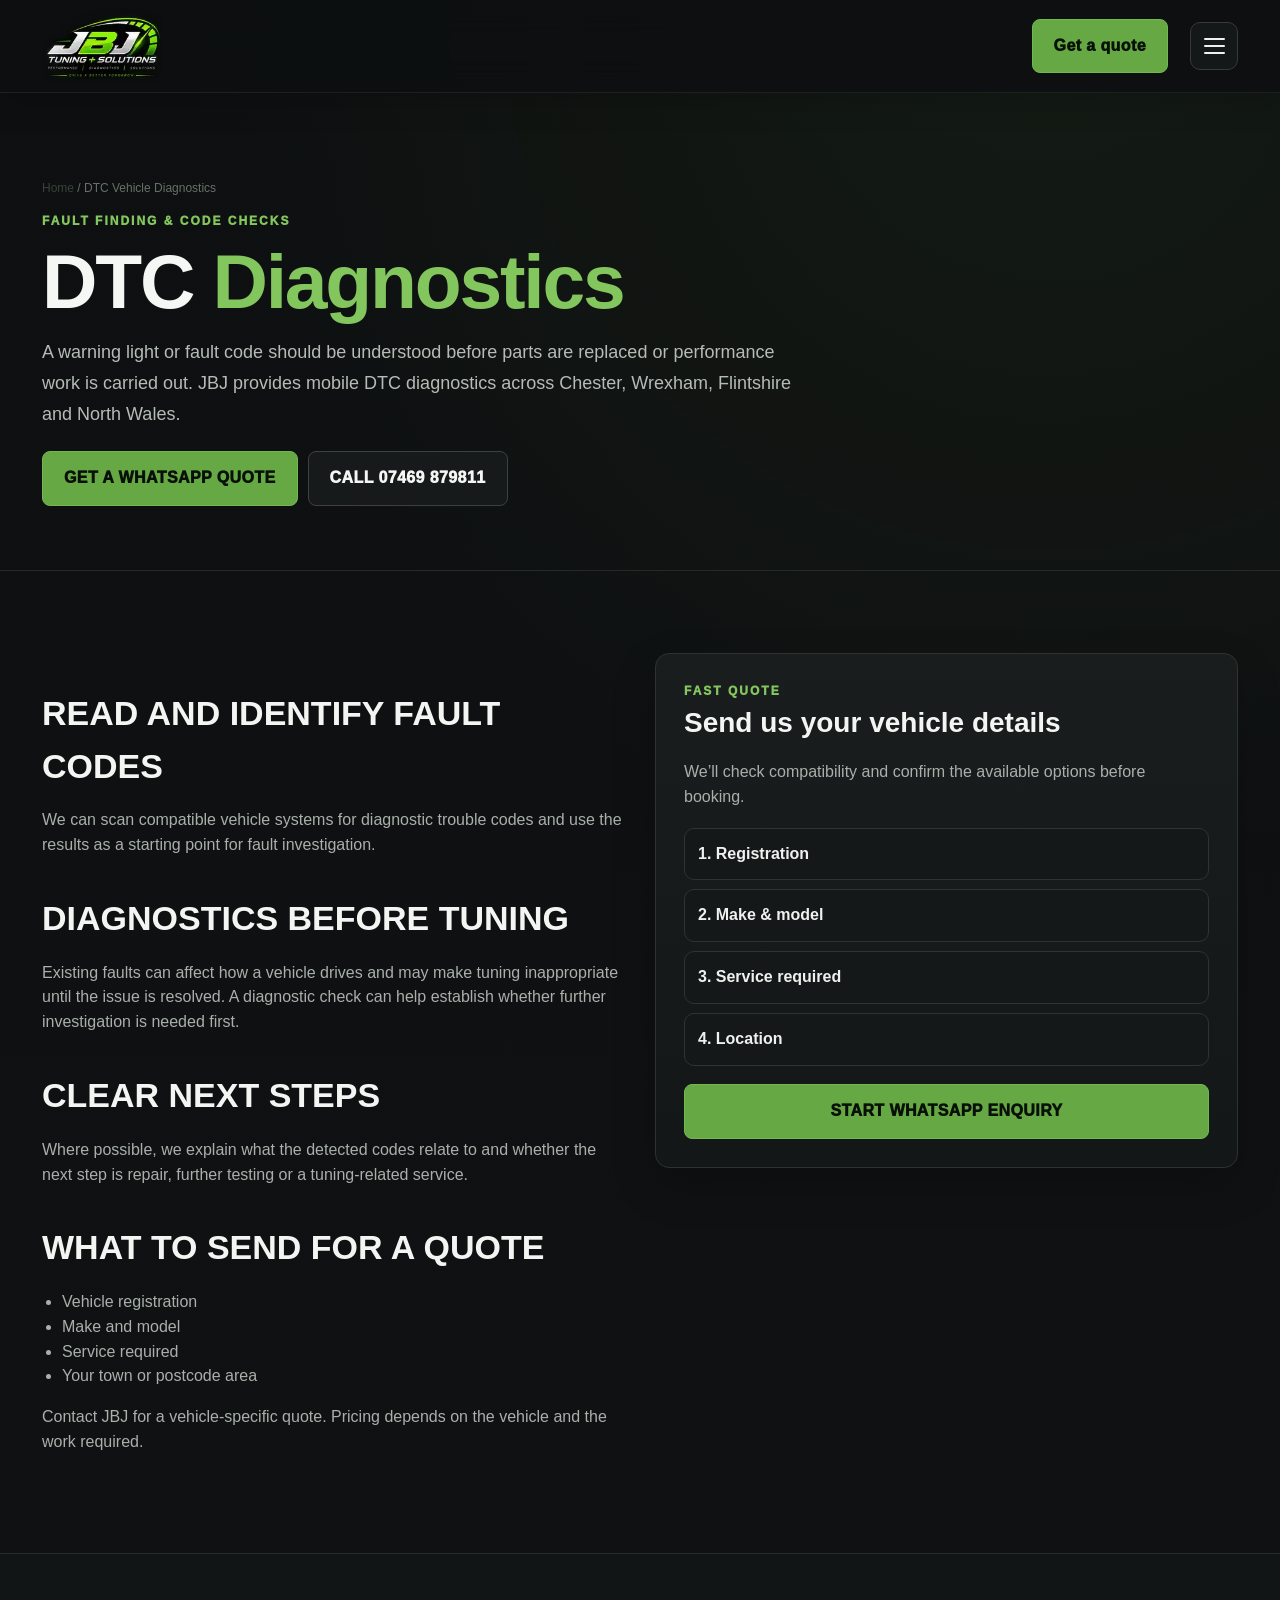
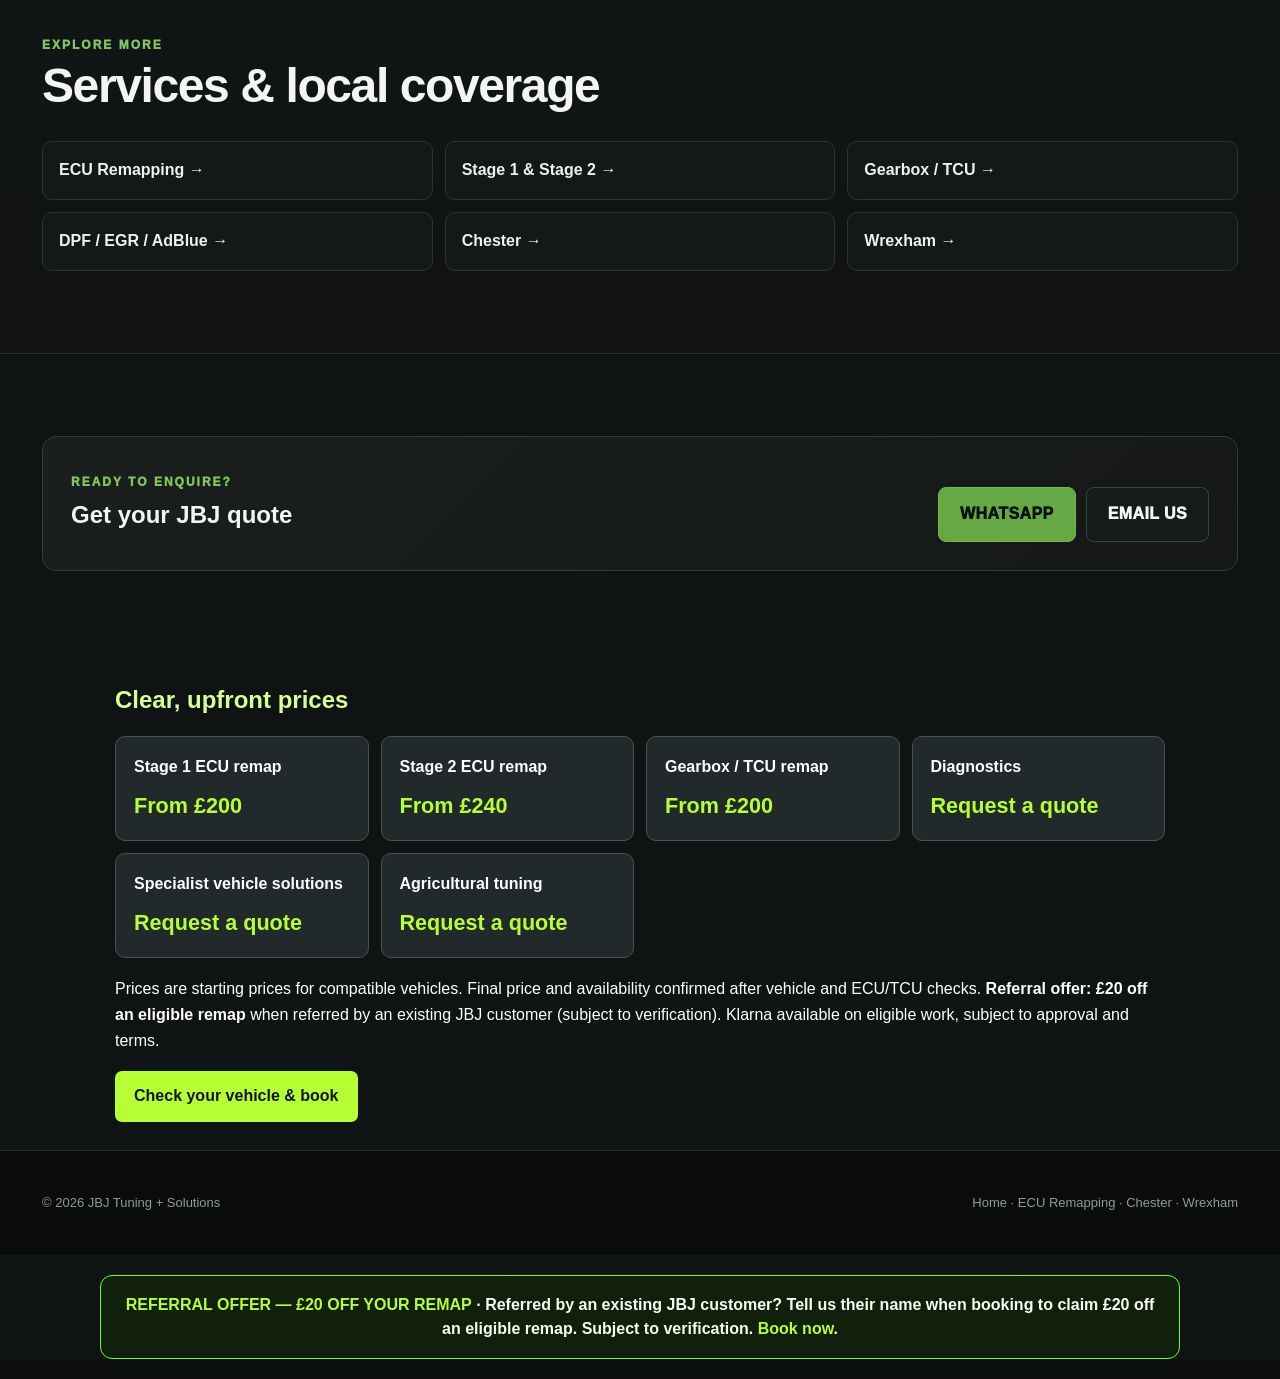
<file: diagnostics/index.html>
<!doctype html>
<html lang="en-GB">
<head>
<meta charset="utf-8">
<meta name="viewport" content="width=device-width,initial-scale=1">
<title>DTC Diagnostics Chester, Wrexham &amp; Flintshire | JBJ Tuning</title>
<meta name="description" content="Mobile DTC fault-code diagnostics across Chester, Wrexham, Flintshire and North Wales. Identify vehicle faults before repair or tuning decisions.">
<link rel="canonical" href="https://jbjtuning.co.uk/diagnostics/">
<meta name="robots" content="index,follow,max-image-preview:large">
<meta property="og:type" content="website">
<meta property="og:title" content="DTC Diagnostics Chester, Wrexham &amp; Flintshire | JBJ Tuning">
<meta property="og:description" content="Mobile DTC fault-code diagnostics across Chester, Wrexham, Flintshire and North Wales. Identify vehicle faults before repair or tuning decisions.">
<meta property="og:url" content="https://jbjtuning.co.uk/diagnostics/">
<meta property="og:image" content="https://jbjtuning.co.uk/jbj-logo.jpg">
<meta name="twitter:card" content="summary_large_image">
<link rel="icon" href="../favicon.png">
<link rel="stylesheet" href="../style.css">
<script type="application/ld+json">{"@context": "https://schema.org", "@graph": [{"@type": ["Organization", "AutomotiveBusiness"], "@id": "https://jbjtuning.co.uk/#business", "name": "JBJ Tuning + Solutions", "url": "https://jbjtuning.co.uk/", "logo": "https://jbjtuning.co.uk/jbj-logo.jpg", "telephone": ["+447469879811", "+447939838568"], "email": "Info@jbjtuningsolutions.com", "description": "Mobile ECU remapping, vehicle tuning, diagnostics and TCU tuning across Chester, Wrexham, Flintshire and North Wales.", "areaServed": ["Chester", "Wrexham", "Flintshire", "North Wales", "Deeside", "Mold", "Buckley", "Ellesmere Port"], "sameAs": ["https://www.facebook.com/1UtzTxfGZ6/", "https://www.instagram.com/jbjtuningsolutions"]}, {"@type": "WebSite", "@id": "https://jbjtuning.co.uk/#website", "url": "https://jbjtuning.co.uk/", "name": "JBJ Tuning + Solutions", "publisher": {"@id": "https://jbjtuning.co.uk/#business"}}, {"@type": "Service", "name": "DTC Vehicle Diagnostics", "provider": {"@id": "https://jbjtuning.co.uk/#business"}, "areaServed": ["Chester", "Wrexham", "Flintshire", "North Wales"], "url": "https://jbjtuning.co.uk/diagnostics/"}]}</script>
</head><header><div class="wrap"><nav>
<a class="brand" href="../index.html"><img src="../jbj-logo.jpg" alt="JBJ Tuning + Solutions"></a>
<div class="nav">
<a href="../index.html#services">Services</a>
<a href="../ecu-remapping/">ECU Remapping</a>
<a href="../chester-remapping/">Chester</a>
<a href="../wrexham-remapping/">Wrexham</a>
<a href="../index.html#contact">Contact</a>
</div>
<a class="btn desktop-quote" href="https://wa.me/447469879811?text=Hi%20JBJ%20Tuning%2C%20I%27d%20like%20a%20quote.%0ARegistration%3A%20%0AMake%2FModel%3A%20%0AService%3A%20">Get a quote</a>
<button class="menu-toggle" type="button" aria-label="Open navigation menu" aria-controls="siteMenu"><span></span><span></span><span></span></button></nav></div></header>
<body>
<main>
<section class="page-hero"><div class="wrap">
<div class="breadcrumb"><a href="../index.html">Home</a> / DTC Vehicle Diagnostics</div>
<div class="kicker">Fault finding & code checks</div>
<h1>DTC <span>Diagnostics</span></h1>
<p>A warning light or fault code should be understood before parts are replaced or performance work is carried out. JBJ provides mobile DTC diagnostics across Chester, Wrexham, Flintshire and North Wales.</p>
<div class="actions"><a class="btn" href="https://wa.me/447469879811?text=Hi%20JBJ%20Tuning%2C%20I%27d%20like%20a%20quote.%0ARegistration%3A%20%0AMake%2FModel%3A%20%0AService%3A%20">GET A WHATSAPP QUOTE</a><a class="btn alt" href="tel:07469879811">CALL 07469 879811</a></div>
</div></section>
<section><div class="wrap"><div class="two">
<div class="prose">
<h2>Read and identify fault codes</h2><p>We can scan compatible vehicle systems for diagnostic trouble codes and use the results as a starting point for fault investigation.</p><h2>Diagnostics before tuning</h2><p>Existing faults can affect how a vehicle drives and may make tuning inappropriate until the issue is resolved. A diagnostic check can help establish whether further investigation is needed first.</p><h2>Clear next steps</h2><p>Where possible, we explain what the detected codes relate to and whether the next step is repair, further testing or a tuning-related service.</p>
<h2>What to send for a quote</h2>
<ul><li>Vehicle registration</li><li>Make and model</li><li>Service required</li><li>Your town or postcode area</li></ul>
<p>Contact JBJ for a vehicle-specific quote. Pricing depends on the vehicle and the work required.</p>
</div>
<div>
<div class="quote-box"><div class="kicker">Fast quote</div><h3>Send us your vehicle details</h3><p>We’ll check compatibility and confirm the available options before booking.</p>
<div class="quote-points"><div>1. Registration</div><div>2. Make & model</div><div>3. Service required</div><div>4. Location</div></div>
<a class="btn" style="width:100%;text-align:center" href="https://wa.me/447469879811?text=Hi%20JBJ%20Tuning%2C%20I%27d%20like%20a%20quote.%0ARegistration%3A%20%0AMake%2FModel%3A%20%0AService%3A%20">START WHATSAPP ENQUIRY</a></div>
</div></div></div></section>
<section class="band"><div class="wrap"><div class="head"><div class="kicker">Explore more</div><h2>Services & local coverage</h2></div><div class="link-grid">
<a href="../ecu-remapping/">ECU Remapping →</a><a href="../stage-1-stage-2-remapping/">Stage 1 &amp; Stage 2 →</a><a href="../gearbox-tcu-remapping/">Gearbox / TCU →</a><a href="../vehicle-solutions/">DPF / EGR / AdBlue →</a><a href="../chester-remapping/">Chester →</a><a href="../wrexham-remapping/">Wrexham →</a></div></div></section>
<section><div class="wrap"><div class="cta-strip"><div><div class="kicker">Ready to enquire?</div><h2 style="margin:4px 0 0">Get your JBJ quote</h2></div><div class="actions"><a class="btn" href="https://wa.me/447469879811?text=Hi%20JBJ%20Tuning%2C%20I%27d%20like%20a%20quote.%0ARegistration%3A%20%0AMake%2FModel%3A%20%0AService%3A%20">WHATSAPP</a><a class="btn alt" href="mailto:Info@jbjtuningsolutions.com">EMAIL US</a></div></div></div></section>
<section class="jbj-price-panel" aria-label="JBJ service prices"><div class="jbj-price-inner"><h2>Clear, upfront prices</h2><div class="jbj-price-grid"><a href="/stage-1-stage-2-remapping/"><strong>Stage 1 ECU remap</strong><span>From £200</span></a><a href="/stage-1-stage-2-remapping/"><strong>Stage 2 ECU remap</strong><span>From £240</span></a><a href="/gearbox-tcu-remapping/"><strong>Gearbox / TCU remap</strong><span>From £200</span></a><a href="/diagnostics/"><strong>Diagnostics</strong><span>Request a quote</span></a><a href="/vehicle-solutions/"><strong>Specialist vehicle solutions</strong><span>Request a quote</span></a><a href="/agricultural-remapping/"><strong>Agricultural tuning</strong><span>Request a quote</span></a></div><p class="jbj-price-note">Prices are starting prices for compatible vehicles. Final price and availability confirmed after vehicle and ECU/TCU checks. <strong>Referral offer: £20 off an eligible remap</strong> when referred by an existing JBJ customer (subject to verification). Klarna available on eligible work, subject to approval and terms.</p><a class="jbj-price-cta" href="/book/">Check your vehicle &amp; book</a></div></section><style>.jbj-price-panel{padding:28px 18px;background:#111719;color:#fff}.jbj-price-inner{max-width:1050px;margin:auto}.jbj-price-inner h2{margin:0 0 18px;color:#d7ff94}.jbj-price-grid{display:grid;grid-template-columns:repeat(auto-fit,minmax(210px,1fr));gap:12px}.jbj-price-grid a{display:flex;flex-direction:column;gap:9px;background:#22292b;border:1px solid #48534b;border-radius:10px;padding:18px;color:white;text-decoration:none}.jbj-price-grid a span{font-size:1.35rem;font-weight:800;color:#b6ff33}.jbj-price-note{line-height:1.6;margin:18px 0}.jbj-price-cta{display:inline-block;background:#b6ff33;color:#121712!important;padding:13px 19px;border-radius:7px;text-decoration:none;font-weight:800}@media(max-width:520px){.jbj-price-grid{grid-template-columns:1fr 1fr}.jbj-price-grid a{padding:13px}.jbj-price-grid a span{font-size:1.12rem}}@media(max-width:370px){.jbj-price-grid{grid-template-columns:1fr}}</style></main><footer><div class="wrap"><div class="foot">
<span>© 2026 JBJ Tuning + Solutions</span>
<span><a href="../index.html">Home</a> · <a href="../ecu-remapping/">ECU Remapping</a> · <a href="../chester-remapping/">Chester</a> · <a href="../wrexham-remapping/">Wrexham</a></span>
</div></div></footer>
<div class="floating"><a class="btn alt" href="tel:07469879811">CALL</a><a class="btn" href="https://wa.me/447469879811?text=Hi%20JBJ%20Tuning%2C%20I%27d%20like%20a%20quote.%0ARegistration%3A%20%0AMake%2FModel%3A%20%0AService%3A%20">WHATSAPP</a></div><div class="site-menu" id="siteMenu" aria-hidden="true"><div class="menu-backdrop" data-menu-close></div><aside class="menu-panel"><div class="menu-top"><strong>JBJ MENU</strong><button class="menu-close" type="button" data-menu-close aria-label="Close menu">×</button></div><div class="menu-group">Start here</div><div class="menu-links"><a href="/">Home</a><a href="/book/#vehicle-gains">Check My Vehicle</a><a href="/book/">Book / Get a Quote</a><a href="/prices/">PRICES — VIEW ALL</a></div><div class="menu-group">Tuning & services</div><div class="menu-links"><a href="/ecu-remapping/">ECU Remapping</a><a href="/stage-1-stage-2-remapping/">Stage 1 & Stage 2</a><a href="/gearbox-tcu-remapping/">Gearbox / TCU</a><a href="/vehicle-solutions/">Vehicle Solutions</a><a href="/diagnostics/">Diagnostics</a><a href="/agricultural-remapping/">Agricultural</a></div><div class="menu-actions"><a class="btn" href="/book/#vehicle-gains">CHECK GAINS</a><a class="btn alt" href="https://wa.me/447469879811?text=Hi%20JBJ%20Tuning%2C%20can%20you%20help%20with%20my%20vehicle%3F">WHATSAPP</a></div></aside></div><script>(function(){var m=document.getElementById('siteMenu');if(!m)return;var open=document.querySelector('.menu-toggle');function set(v){m.classList.toggle('open',v);m.setAttribute('aria-hidden',v?'false':'true');document.body.style.overflow=v?'hidden':''}if(open)open.addEventListener('click',function(){set(true)});m.querySelectorAll('[data-menu-close]').forEach(function(x){x.addEventListener('click',function(){set(false)})});document.addEventListener('keydown',function(e){if(e.key==='Escape')set(false)})})();</script><style>.jbj-referral-banner{max-width:1080px;margin:20px auto;padding:17px 20px;border:1px solid #76ff00;border-radius:12px;background:#10200d;color:#f6fff1;text-align:center;font:600 16px/1.5 Arial,sans-serif}.jbj-referral-banner strong,.jbj-referral-banner a{color:#b6ff33}</style><aside class="jbj-referral-banner"><strong>REFERRAL OFFER — £20 OFF YOUR REMAP</strong> · Referred by an existing JBJ customer? Tell us their name when booking to claim £20 off an eligible remap. Subject to verification. <a href="/booking/">Book now</a>.</aside></body></html>
</file>
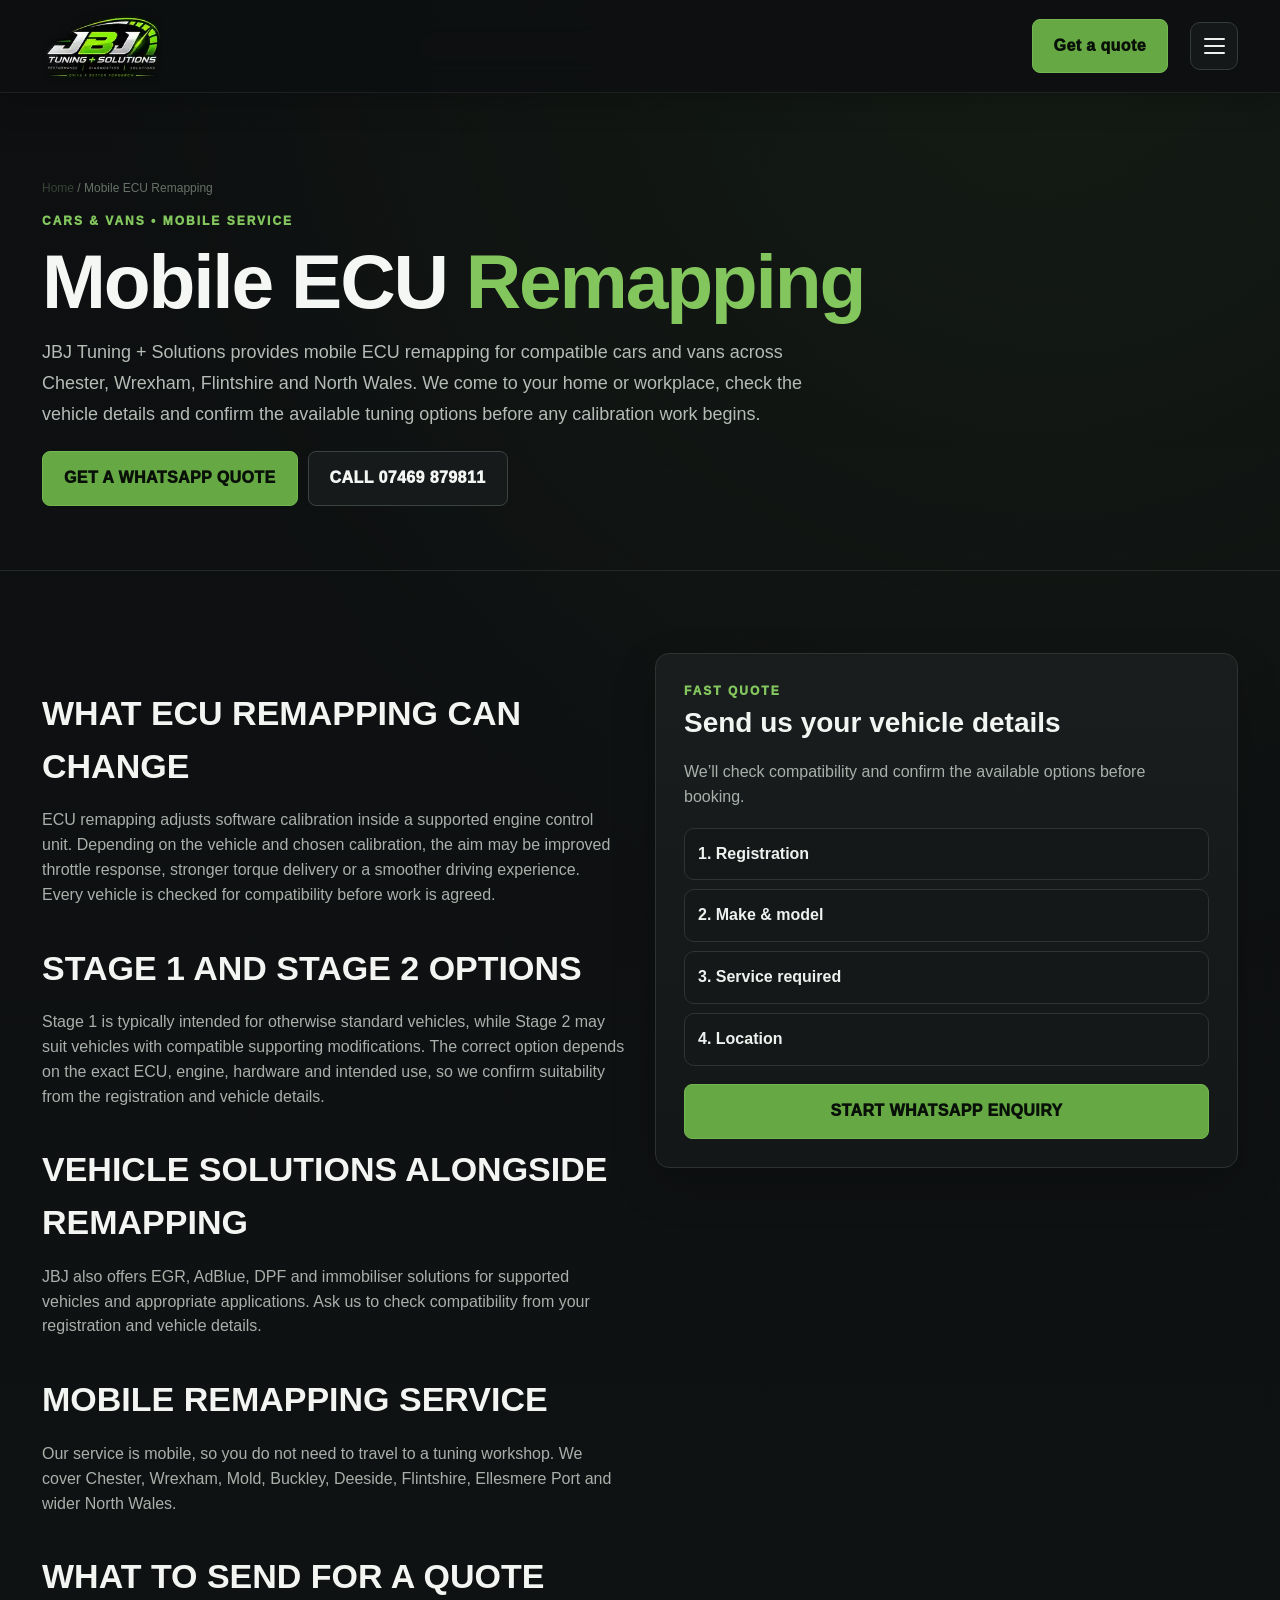
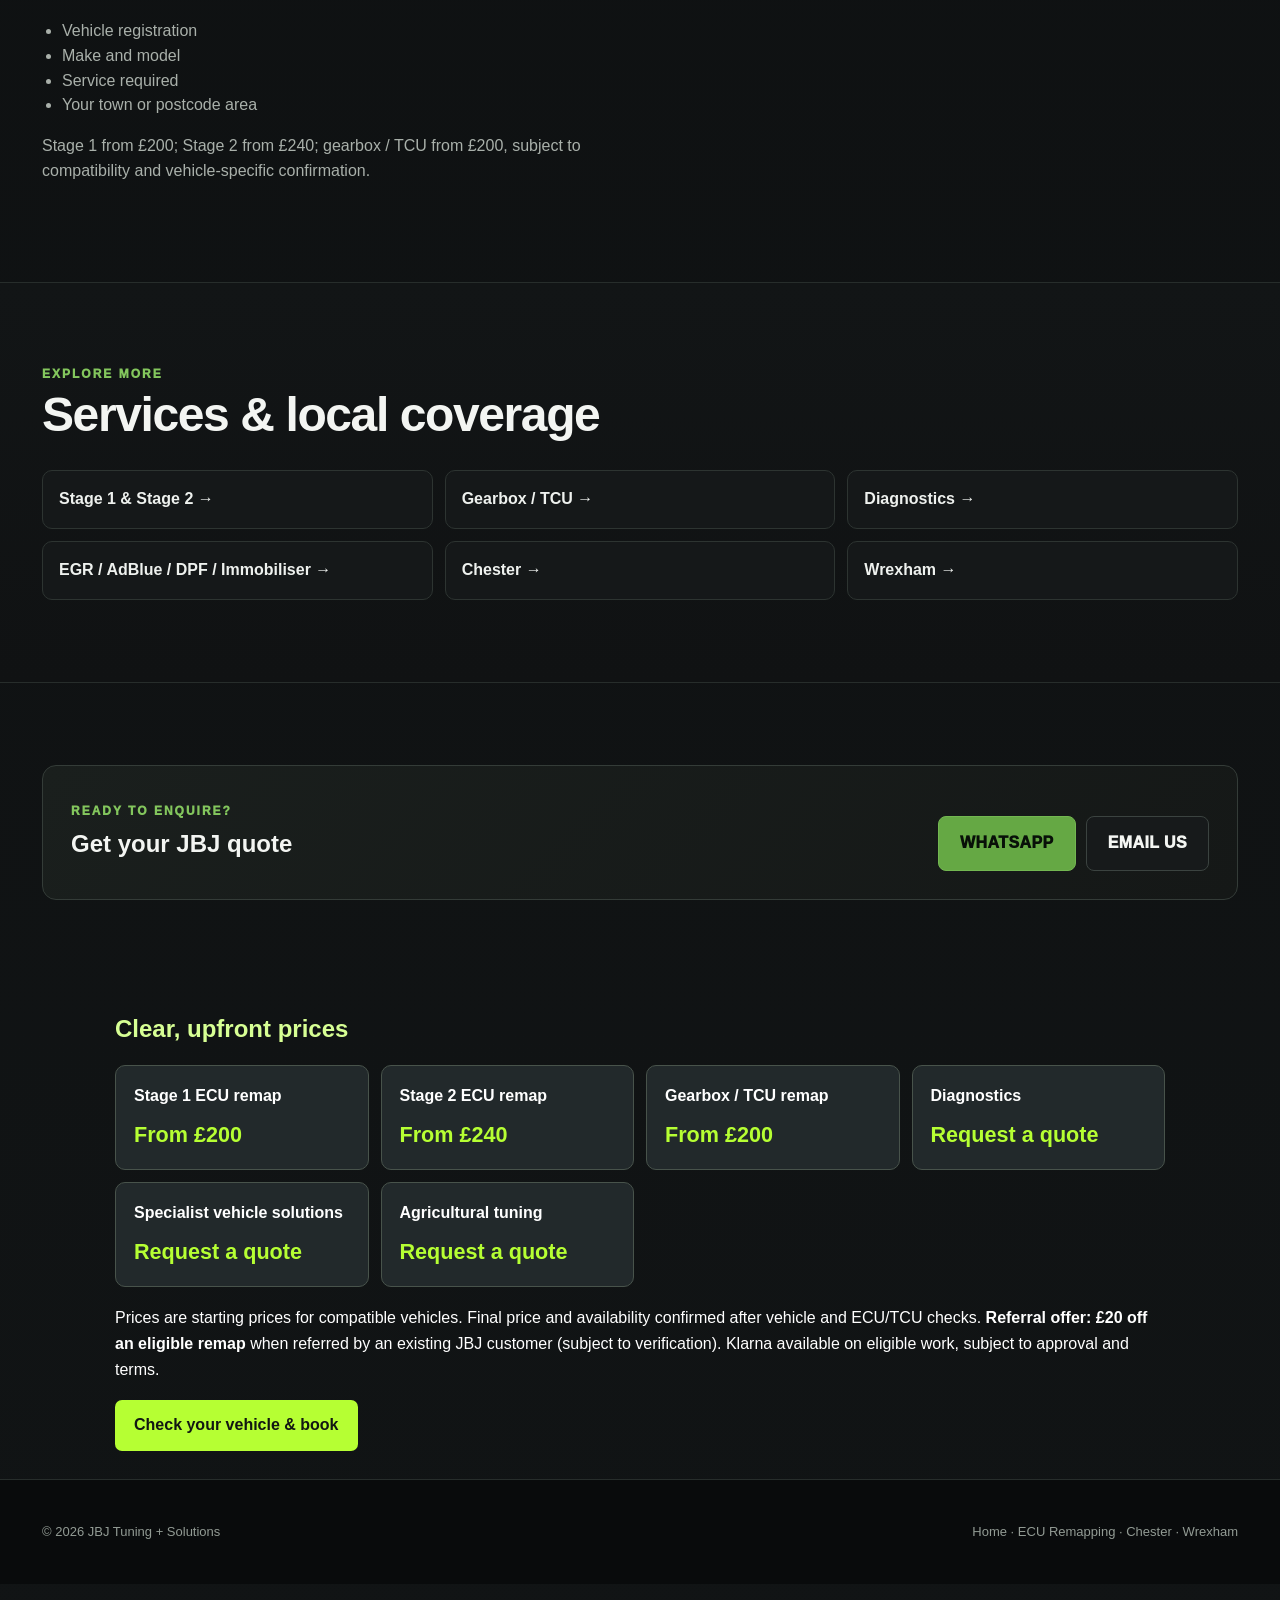
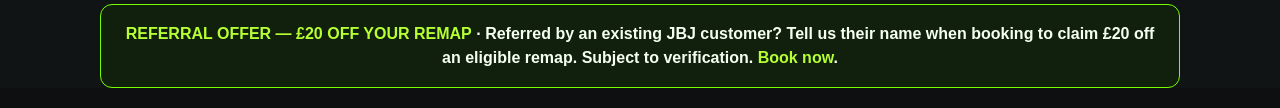
<file: ecu-remapping/index.html>
<!doctype html>
<html lang="en-GB">
<head>
<meta charset="utf-8">
<meta name="viewport" content="width=device-width,initial-scale=1">
<title>Mobile ECU Remapping Chester, Wrexham &amp; North Wales | JBJ</title>
<meta name="description" content="Professional mobile ECU remapping for cars and vans across Chester, Wrexham, Flintshire and North Wales. Stage 1 and Stage 2 options for compatible vehicles.">
<link rel="canonical" href="https://jbjtuning.co.uk/ecu-remapping/">
<meta name="robots" content="index,follow,max-image-preview:large">
<meta property="og:type" content="website">
<meta property="og:title" content="Mobile ECU Remapping Chester, Wrexham &amp; North Wales | JBJ">
<meta property="og:description" content="Professional mobile ECU remapping for cars and vans across Chester, Wrexham, Flintshire and North Wales. Stage 1 and Stage 2 options for compatible vehicles.">
<meta property="og:url" content="https://jbjtuning.co.uk/ecu-remapping/">
<meta property="og:image" content="https://jbjtuning.co.uk/jbj-logo.jpg">
<meta name="twitter:card" content="summary_large_image">
<link rel="icon" href="../favicon.png">
<link rel="stylesheet" href="../style.css">
<script type="application/ld+json">{"@context": "https://schema.org", "@graph": [{"@type": ["Organization", "AutomotiveBusiness"], "@id": "https://jbjtuning.co.uk/#business", "name": "JBJ Tuning + Solutions", "url": "https://jbjtuning.co.uk/", "logo": "https://jbjtuning.co.uk/jbj-logo.jpg", "telephone": ["+447469879811", "+447939838568"], "email": "Info@jbjtuningsolutions.com", "description": "Mobile ECU remapping, vehicle tuning, diagnostics and TCU tuning across Chester, Wrexham, Flintshire and North Wales.", "areaServed": ["Chester", "Wrexham", "Flintshire", "North Wales", "Deeside", "Mold", "Buckley", "Ellesmere Port"], "sameAs": ["https://www.facebook.com/1UtzTxfGZ6/", "https://www.instagram.com/jbjtuningsolutions"]}, {"@type": "WebSite", "@id": "https://jbjtuning.co.uk/#website", "url": "https://jbjtuning.co.uk/", "name": "JBJ Tuning + Solutions", "publisher": {"@id": "https://jbjtuning.co.uk/#business"}}, {"@type": "Service", "name": "Mobile ECU Remapping", "provider": {"@id": "https://jbjtuning.co.uk/#business"}, "areaServed": ["Chester", "Wrexham", "Flintshire", "North Wales"], "url": "https://jbjtuning.co.uk/ecu-remapping/"}]}</script>
</head><header><div class="wrap"><nav>
<a class="brand" href="../index.html"><img src="../jbj-logo.jpg" alt="JBJ Tuning + Solutions"></a>
<div class="nav">
<a href="../index.html#services">Services</a>
<a href="../ecu-remapping/">ECU Remapping</a>
<a href="../chester-remapping/">Chester</a>
<a href="../wrexham-remapping/">Wrexham</a>
<a href="../index.html#contact">Contact</a>
</div>
<a class="btn desktop-quote" href="https://wa.me/447469879811?text=Hi%20JBJ%20Tuning%2C%20I%27d%20like%20a%20quote.%0ARegistration%3A%20%0AMake%2FModel%3A%20%0AService%3A%20">Get a quote</a>
<button class="menu-toggle" type="button" aria-label="Open navigation menu" aria-controls="siteMenu"><span></span><span></span><span></span></button></nav></div></header>
<body>
<main>
<section class="page-hero"><div class="wrap">
<div class="breadcrumb"><a href="../index.html">Home</a> / Mobile ECU Remapping</div>
<div class="kicker">Cars & vans • Mobile service</div>
<h1>Mobile ECU <span>Remapping</span></h1>
<p>JBJ Tuning + Solutions provides mobile ECU remapping for compatible cars and vans across Chester, Wrexham, Flintshire and North Wales. We come to your home or workplace, check the vehicle details and confirm the available tuning options before any calibration work begins.</p>
<div class="actions"><a class="btn" href="https://wa.me/447469879811?text=Hi%20JBJ%20Tuning%2C%20I%27d%20like%20a%20quote.%0ARegistration%3A%20%0AMake%2FModel%3A%20%0AService%3A%20">GET A WHATSAPP QUOTE</a><a class="btn alt" href="tel:07469879811">CALL 07469 879811</a></div>
</div></section>
<section><div class="wrap"><div class="two">
<div class="prose">
<h2>What ECU remapping can change</h2><p>ECU remapping adjusts software calibration inside a supported engine control unit. Depending on the vehicle and chosen calibration, the aim may be improved throttle response, stronger torque delivery or a smoother driving experience. Every vehicle is checked for compatibility before work is agreed.</p><h2>Stage 1 and Stage 2 options</h2><p>Stage 1 is typically intended for otherwise standard vehicles, while Stage 2 may suit vehicles with compatible supporting modifications. The correct option depends on the exact ECU, engine, hardware and intended use, so we confirm suitability from the registration and vehicle details.</p><h2>Vehicle solutions alongside remapping</h2><p>JBJ also offers EGR, AdBlue, DPF and immobiliser solutions for supported vehicles and appropriate applications. Ask us to check compatibility from your registration and vehicle details.</p><h2>Mobile remapping service</h2><p>Our service is mobile, so you do not need to travel to a tuning workshop. We cover Chester, Wrexham, Mold, Buckley, Deeside, Flintshire, Ellesmere Port and wider North Wales.</p>
<h2>What to send for a quote</h2>
<ul><li>Vehicle registration</li><li>Make and model</li><li>Service required</li><li>Your town or postcode area</li></ul>
<p>Stage 1 from £200; Stage 2 from £240; gearbox / TCU from £200, subject to compatibility and vehicle-specific confirmation.</p>
</div>
<div>
<div class="quote-box"><div class="kicker">Fast quote</div><h3>Send us your vehicle details</h3><p>We’ll check compatibility and confirm the available options before booking.</p>
<div class="quote-points"><div>1. Registration</div><div>2. Make & model</div><div>3. Service required</div><div>4. Location</div></div>
<a class="btn" style="width:100%;text-align:center" href="https://wa.me/447469879811?text=Hi%20JBJ%20Tuning%2C%20I%27d%20like%20a%20quote.%0ARegistration%3A%20%0AMake%2FModel%3A%20%0AService%3A%20">START WHATSAPP ENQUIRY</a></div>
</div></div></div></section>
<section class="band"><div class="wrap"><div class="head"><div class="kicker">Explore more</div><h2>Services & local coverage</h2></div><div class="link-grid">
<a href="../stage-1-stage-2-remapping/">Stage 1 &amp; Stage 2 →</a><a href="../gearbox-tcu-remapping/">Gearbox / TCU →</a><a href="../diagnostics/">Diagnostics →</a><a href="../vehicle-solutions/">EGR / AdBlue / DPF / Immobiliser →</a><a href="../chester-remapping/">Chester →</a><a href="../wrexham-remapping/">Wrexham →</a></div></div></section>
<section><div class="wrap"><div class="cta-strip"><div><div class="kicker">Ready to enquire?</div><h2 style="margin:4px 0 0">Get your JBJ quote</h2></div><div class="actions"><a class="btn" href="https://wa.me/447469879811?text=Hi%20JBJ%20Tuning%2C%20I%27d%20like%20a%20quote.%0ARegistration%3A%20%0AMake%2FModel%3A%20%0AService%3A%20">WHATSAPP</a><a class="btn alt" href="mailto:Info@jbjtuningsolutions.com">EMAIL US</a></div></div></div></section>
<section class="jbj-price-panel" aria-label="JBJ service prices"><div class="jbj-price-inner"><h2>Clear, upfront prices</h2><div class="jbj-price-grid"><a href="/stage-1-stage-2-remapping/"><strong>Stage 1 ECU remap</strong><span>From £200</span></a><a href="/stage-1-stage-2-remapping/"><strong>Stage 2 ECU remap</strong><span>From £240</span></a><a href="/gearbox-tcu-remapping/"><strong>Gearbox / TCU remap</strong><span>From £200</span></a><a href="/diagnostics/"><strong>Diagnostics</strong><span>Request a quote</span></a><a href="/vehicle-solutions/"><strong>Specialist vehicle solutions</strong><span>Request a quote</span></a><a href="/agricultural-remapping/"><strong>Agricultural tuning</strong><span>Request a quote</span></a></div><p class="jbj-price-note">Prices are starting prices for compatible vehicles. Final price and availability confirmed after vehicle and ECU/TCU checks. <strong>Referral offer: £20 off an eligible remap</strong> when referred by an existing JBJ customer (subject to verification). Klarna available on eligible work, subject to approval and terms.</p><a class="jbj-price-cta" href="/book/">Check your vehicle &amp; book</a></div></section><style>.jbj-price-panel{padding:28px 18px;background:#111719;color:#fff}.jbj-price-inner{max-width:1050px;margin:auto}.jbj-price-inner h2{margin:0 0 18px;color:#d7ff94}.jbj-price-grid{display:grid;grid-template-columns:repeat(auto-fit,minmax(210px,1fr));gap:12px}.jbj-price-grid a{display:flex;flex-direction:column;gap:9px;background:#22292b;border:1px solid #48534b;border-radius:10px;padding:18px;color:white;text-decoration:none}.jbj-price-grid a span{font-size:1.35rem;font-weight:800;color:#b6ff33}.jbj-price-note{line-height:1.6;margin:18px 0}.jbj-price-cta{display:inline-block;background:#b6ff33;color:#121712!important;padding:13px 19px;border-radius:7px;text-decoration:none;font-weight:800}@media(max-width:520px){.jbj-price-grid{grid-template-columns:1fr 1fr}.jbj-price-grid a{padding:13px}.jbj-price-grid a span{font-size:1.12rem}}@media(max-width:370px){.jbj-price-grid{grid-template-columns:1fr}}</style></main><footer><div class="wrap"><div class="foot">
<span>© 2026 JBJ Tuning + Solutions</span>
<span><a href="../index.html">Home</a> · <a href="../ecu-remapping/">ECU Remapping</a> · <a href="../chester-remapping/">Chester</a> · <a href="../wrexham-remapping/">Wrexham</a></span>
</div></div></footer>
<div class="floating"><a class="btn alt" href="tel:07469879811">CALL</a><a class="btn" href="https://wa.me/447469879811?text=Hi%20JBJ%20Tuning%2C%20I%27d%20like%20a%20quote.%0ARegistration%3A%20%0AMake%2FModel%3A%20%0AService%3A%20">WHATSAPP</a></div><div class="site-menu" id="siteMenu" aria-hidden="true"><div class="menu-backdrop" data-menu-close></div><aside class="menu-panel"><div class="menu-top"><strong>JBJ MENU</strong><button class="menu-close" type="button" data-menu-close aria-label="Close menu">×</button></div><div class="menu-group">Start here</div><div class="menu-links"><a href="/">Home</a><a href="/book/#vehicle-gains">Check My Vehicle</a><a href="/book/">Book / Get a Quote</a><a href="/prices/">PRICES — VIEW ALL</a></div><div class="menu-group">Tuning & services</div><div class="menu-links"><a href="/ecu-remapping/">ECU Remapping</a><a href="/stage-1-stage-2-remapping/">Stage 1 & Stage 2</a><a href="/gearbox-tcu-remapping/">Gearbox / TCU</a><a href="/vehicle-solutions/">Vehicle Solutions</a><a href="/diagnostics/">Diagnostics</a><a href="/agricultural-remapping/">Agricultural</a></div><div class="menu-actions"><a class="btn" href="/book/#vehicle-gains">CHECK GAINS</a><a class="btn alt" href="https://wa.me/447469879811?text=Hi%20JBJ%20Tuning%2C%20can%20you%20help%20with%20my%20vehicle%3F">WHATSAPP</a></div></aside></div><script>(function(){var m=document.getElementById('siteMenu');if(!m)return;var open=document.querySelector('.menu-toggle');function set(v){m.classList.toggle('open',v);m.setAttribute('aria-hidden',v?'false':'true');document.body.style.overflow=v?'hidden':''}if(open)open.addEventListener('click',function(){set(true)});m.querySelectorAll('[data-menu-close]').forEach(function(x){x.addEventListener('click',function(){set(false)})});document.addEventListener('keydown',function(e){if(e.key==='Escape')set(false)})})();</script><style>.jbj-referral-banner{max-width:1080px;margin:20px auto;padding:17px 20px;border:1px solid #76ff00;border-radius:12px;background:#10200d;color:#f6fff1;text-align:center;font:600 16px/1.5 Arial,sans-serif}.jbj-referral-banner strong,.jbj-referral-banner a{color:#b6ff33}</style><aside class="jbj-referral-banner"><strong>REFERRAL OFFER — £20 OFF YOUR REMAP</strong> · Referred by an existing JBJ customer? Tell us their name when booking to claim £20 off an eligible remap. Subject to verification. <a href="/booking/">Book now</a>.</aside></body></html>
</file>
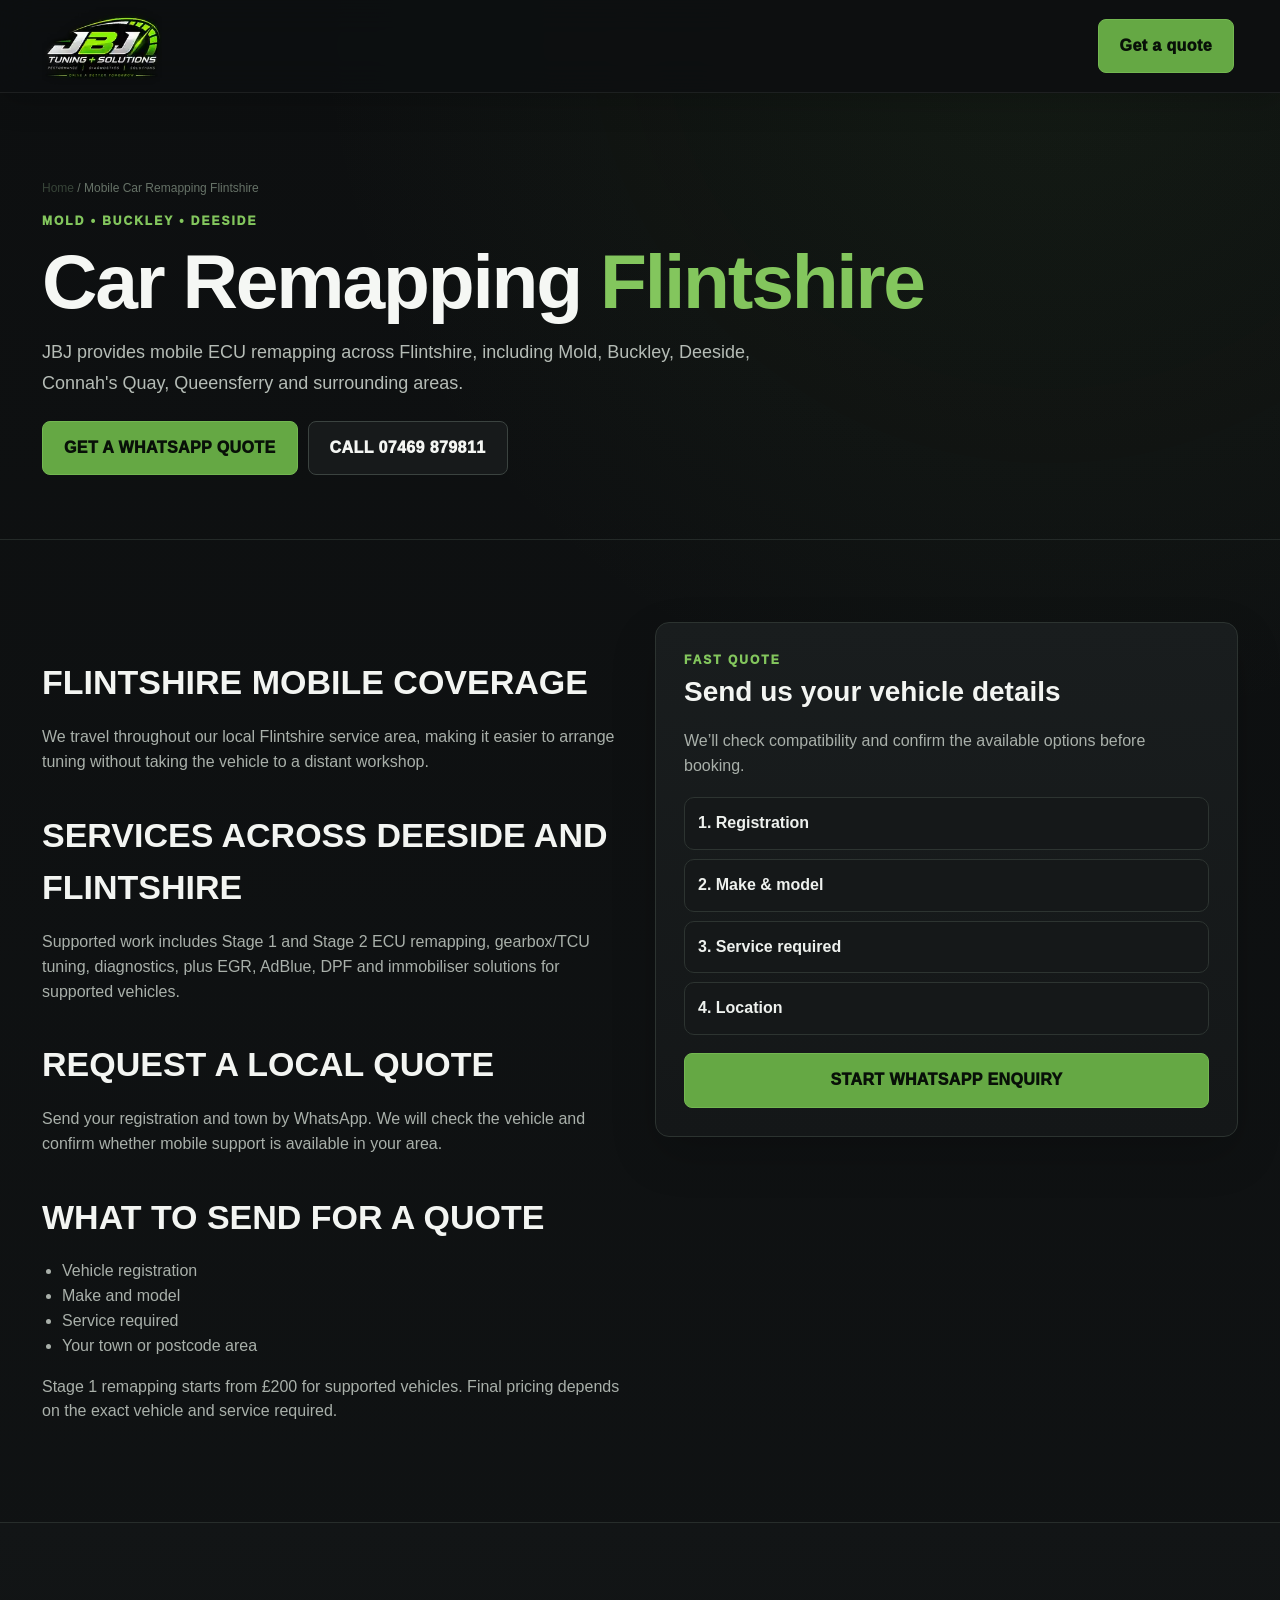
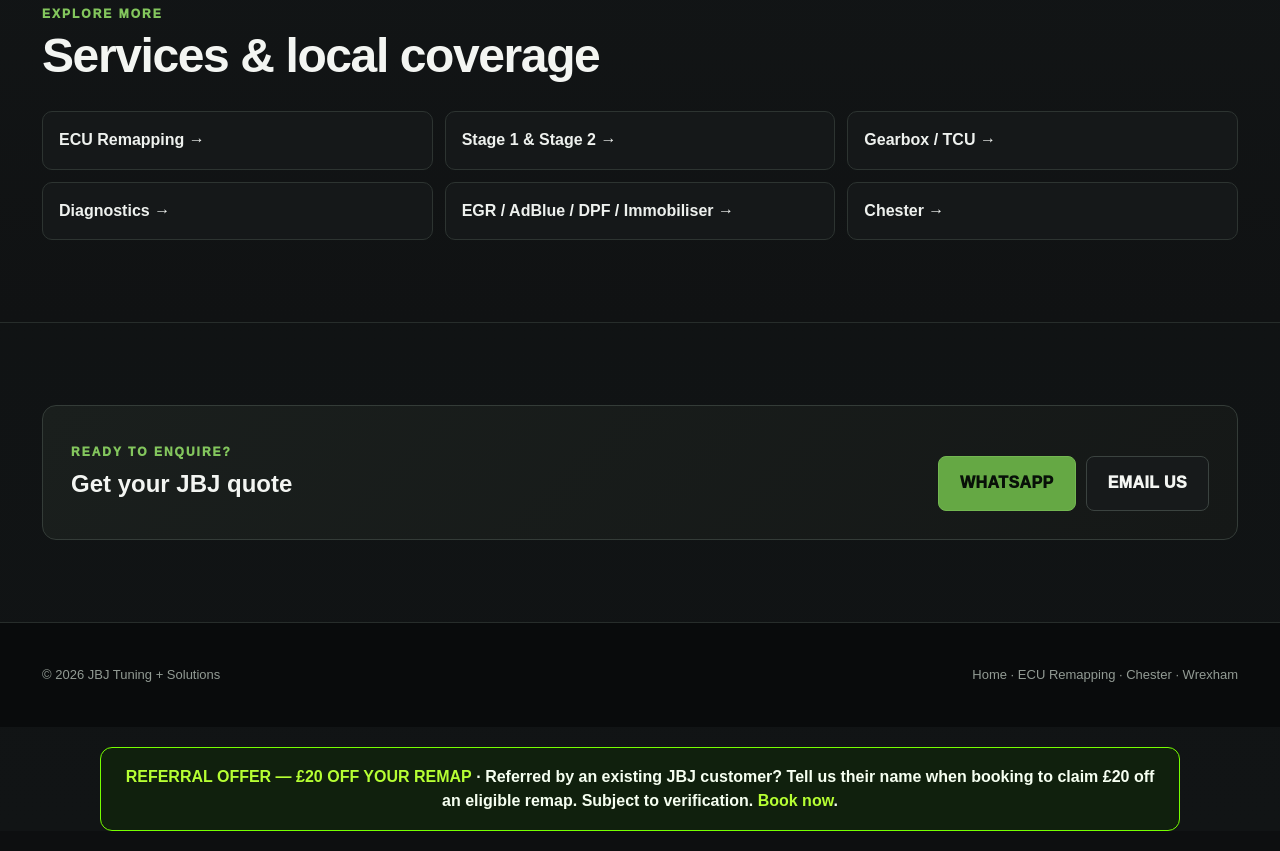
<file: flintshire-remapping/index.html>
<!doctype html>
<html lang="en-GB">
<head>
<meta charset="utf-8">
<meta name="viewport" content="width=device-width,initial-scale=1">
<title>Car Remapping Flintshire &amp; Deeside | JBJ Tuning + Solutions</title>
<meta name="description" content="Mobile ECU remapping across Flintshire and Deeside including Mold, Buckley, Connah&#x27;s Quay and Queensferry. Stage 1 &amp; 2, TCU tuning and diagnostics.">
<link rel="canonical" href="https://jbjtuning.co.uk/flintshire-remapping/">
<meta name="robots" content="index,follow,max-image-preview:large">
<meta property="og:type" content="website">
<meta property="og:title" content="Car Remapping Flintshire &amp; Deeside | JBJ Tuning + Solutions">
<meta property="og:description" content="Mobile ECU remapping across Flintshire and Deeside including Mold, Buckley, Connah&#x27;s Quay and Queensferry. Stage 1 &amp; 2, TCU tuning and diagnostics.">
<meta property="og:url" content="https://jbjtuning.co.uk/flintshire-remapping/">
<meta property="og:image" content="https://jbjtuning.co.uk/jbj-logo.jpg">
<meta name="twitter:card" content="summary_large_image">
<link rel="icon" href="../favicon.png">
<link rel="stylesheet" href="../style.css">
<script type="application/ld+json">{"@context": "https://schema.org", "@graph": [{"@type": ["Organization", "AutomotiveBusiness"], "@id": "https://jbjtuning.co.uk/#business", "name": "JBJ Tuning + Solutions", "url": "https://jbjtuning.co.uk/", "logo": "https://jbjtuning.co.uk/jbj-logo.jpg", "telephone": ["+447469879811", "+447939838568"], "email": "Info@jbjtuningsolutions.com", "description": "Mobile ECU remapping, vehicle tuning, diagnostics and TCU tuning across Chester, Wrexham, Flintshire and North Wales.", "areaServed": ["Chester", "Wrexham", "Flintshire", "North Wales", "Deeside", "Mold", "Buckley", "Ellesmere Port"], "sameAs": ["https://www.facebook.com/1UtzTxfGZ6/", "https://www.instagram.com/jbjtuningsolutions"]}, {"@type": "WebSite", "@id": "https://jbjtuning.co.uk/#website", "url": "https://jbjtuning.co.uk/", "name": "JBJ Tuning + Solutions", "publisher": {"@id": "https://jbjtuning.co.uk/#business"}}, {"@type": "Service", "name": "Mobile Car Remapping Flintshire", "provider": {"@id": "https://jbjtuning.co.uk/#business"}, "areaServed": "Flintshire", "url": "https://jbjtuning.co.uk/flintshire-remapping/"}]}</script>
</head><header><div class="wrap"><nav>
<a class="brand" href="../index.html"><img src="../jbj-logo.jpg" alt="JBJ Tuning + Solutions"></a>
<div class="nav">
<a href="../index.html#services">Services</a>
<a href="../ecu-remapping/">ECU Remapping</a>
<a href="../chester-remapping/">Chester</a>
<a href="../wrexham-remapping/">Wrexham</a>
<a href="../index.html#contact">Contact</a>
</div>
<a class="btn desktop-quote" href="https://wa.me/447469879811?text=Hi%20JBJ%20Tuning%2C%20I%27d%20like%20a%20quote.%0ARegistration%3A%20%0AMake%2FModel%3A%20%0AService%3A%20">Get a quote</a>
</nav></div></header>
<body>
<main>
<section class="page-hero"><div class="wrap">
<div class="breadcrumb"><a href="../index.html">Home</a> / Mobile Car Remapping Flintshire</div>
<div class="kicker">Mold • Buckley • Deeside</div>
<h1>Car Remapping <span>Flintshire</span></h1>
<p>JBJ provides mobile ECU remapping across Flintshire, including Mold, Buckley, Deeside, Connah's Quay, Queensferry and surrounding areas.</p>
<div class="actions"><a class="btn" href="https://wa.me/447469879811?text=Hi%20JBJ%20Tuning%2C%20I%27d%20like%20a%20quote.%0ARegistration%3A%20%0AMake%2FModel%3A%20%0AService%3A%20">GET A WHATSAPP QUOTE</a><a class="btn alt" href="tel:07469879811">CALL 07469 879811</a></div>
</div></section>
<section><div class="wrap"><div class="two">
<div class="prose">
<h2>Flintshire mobile coverage</h2><p>We travel throughout our local Flintshire service area, making it easier to arrange tuning without taking the vehicle to a distant workshop.</p><h2>Services across Deeside and Flintshire</h2><p>Supported work includes Stage 1 and Stage 2 ECU remapping, gearbox/TCU tuning, diagnostics, plus EGR, AdBlue, DPF and immobiliser solutions for supported vehicles.</p><h2>Request a local quote</h2><p>Send your registration and town by WhatsApp. We will check the vehicle and confirm whether mobile support is available in your area.</p>
<h2>What to send for a quote</h2>
<ul><li>Vehicle registration</li><li>Make and model</li><li>Service required</li><li>Your town or postcode area</li></ul>
<p>Stage 1 remapping starts from £200 for supported vehicles. Final pricing depends on the exact vehicle and service required.</p>
</div>
<div>
<div class="quote-box"><div class="kicker">Fast quote</div><h3>Send us your vehicle details</h3><p>We’ll check compatibility and confirm the available options before booking.</p>
<div class="quote-points"><div>1. Registration</div><div>2. Make & model</div><div>3. Service required</div><div>4. Location</div></div>
<a class="btn" style="width:100%;text-align:center" href="https://wa.me/447469879811?text=Hi%20JBJ%20Tuning%2C%20I%27d%20like%20a%20quote.%0ARegistration%3A%20%0AMake%2FModel%3A%20%0AService%3A%20">START WHATSAPP ENQUIRY</a></div>
</div></div></div></section>
<section class="band"><div class="wrap"><div class="head"><div class="kicker">Explore more</div><h2>Services & local coverage</h2></div><div class="link-grid">
<a href="../ecu-remapping/">ECU Remapping →</a><a href="../stage-1-stage-2-remapping/">Stage 1 &amp; Stage 2 →</a><a href="../gearbox-tcu-remapping/">Gearbox / TCU →</a><a href="../diagnostics/">Diagnostics →</a><a href="../vehicle-solutions/">EGR / AdBlue / DPF / Immobiliser →</a><a href="../chester-remapping/">Chester →</a></div></div></section>
<section><div class="wrap"><div class="cta-strip"><div><div class="kicker">Ready to enquire?</div><h2 style="margin:4px 0 0">Get your JBJ quote</h2></div><div class="actions"><a class="btn" href="https://wa.me/447469879811?text=Hi%20JBJ%20Tuning%2C%20I%27d%20like%20a%20quote.%0ARegistration%3A%20%0AMake%2FModel%3A%20%0AService%3A%20">WHATSAPP</a><a class="btn alt" href="mailto:Info@jbjtuningsolutions.com">EMAIL US</a></div></div></div></section>
</main><footer><div class="wrap"><div class="foot">
<span>© 2026 JBJ Tuning + Solutions</span>
<span><a href="../index.html">Home</a> · <a href="../ecu-remapping/">ECU Remapping</a> · <a href="../chester-remapping/">Chester</a> · <a href="../wrexham-remapping/">Wrexham</a></span>
</div></div></footer>
<div class="floating"><a class="btn alt" href="tel:07469879811">CALL</a><a class="btn" href="https://wa.me/447469879811?text=Hi%20JBJ%20Tuning%2C%20I%27d%20like%20a%20quote.%0ARegistration%3A%20%0AMake%2FModel%3A%20%0AService%3A%20">WHATSAPP</a></div><style>.jbj-referral-banner{max-width:1080px;margin:20px auto;padding:17px 20px;border:1px solid #76ff00;border-radius:12px;background:#10200d;color:#f6fff1;text-align:center;font:600 16px/1.5 Arial,sans-serif}.jbj-referral-banner strong,.jbj-referral-banner a{color:#b6ff33}</style><aside class="jbj-referral-banner"><strong>REFERRAL OFFER — £20 OFF YOUR REMAP</strong> · Referred by an existing JBJ customer? Tell us their name when booking to claim £20 off an eligible remap. Subject to verification. <a href="/booking/">Book now</a>.</aside></body></html>
</file>
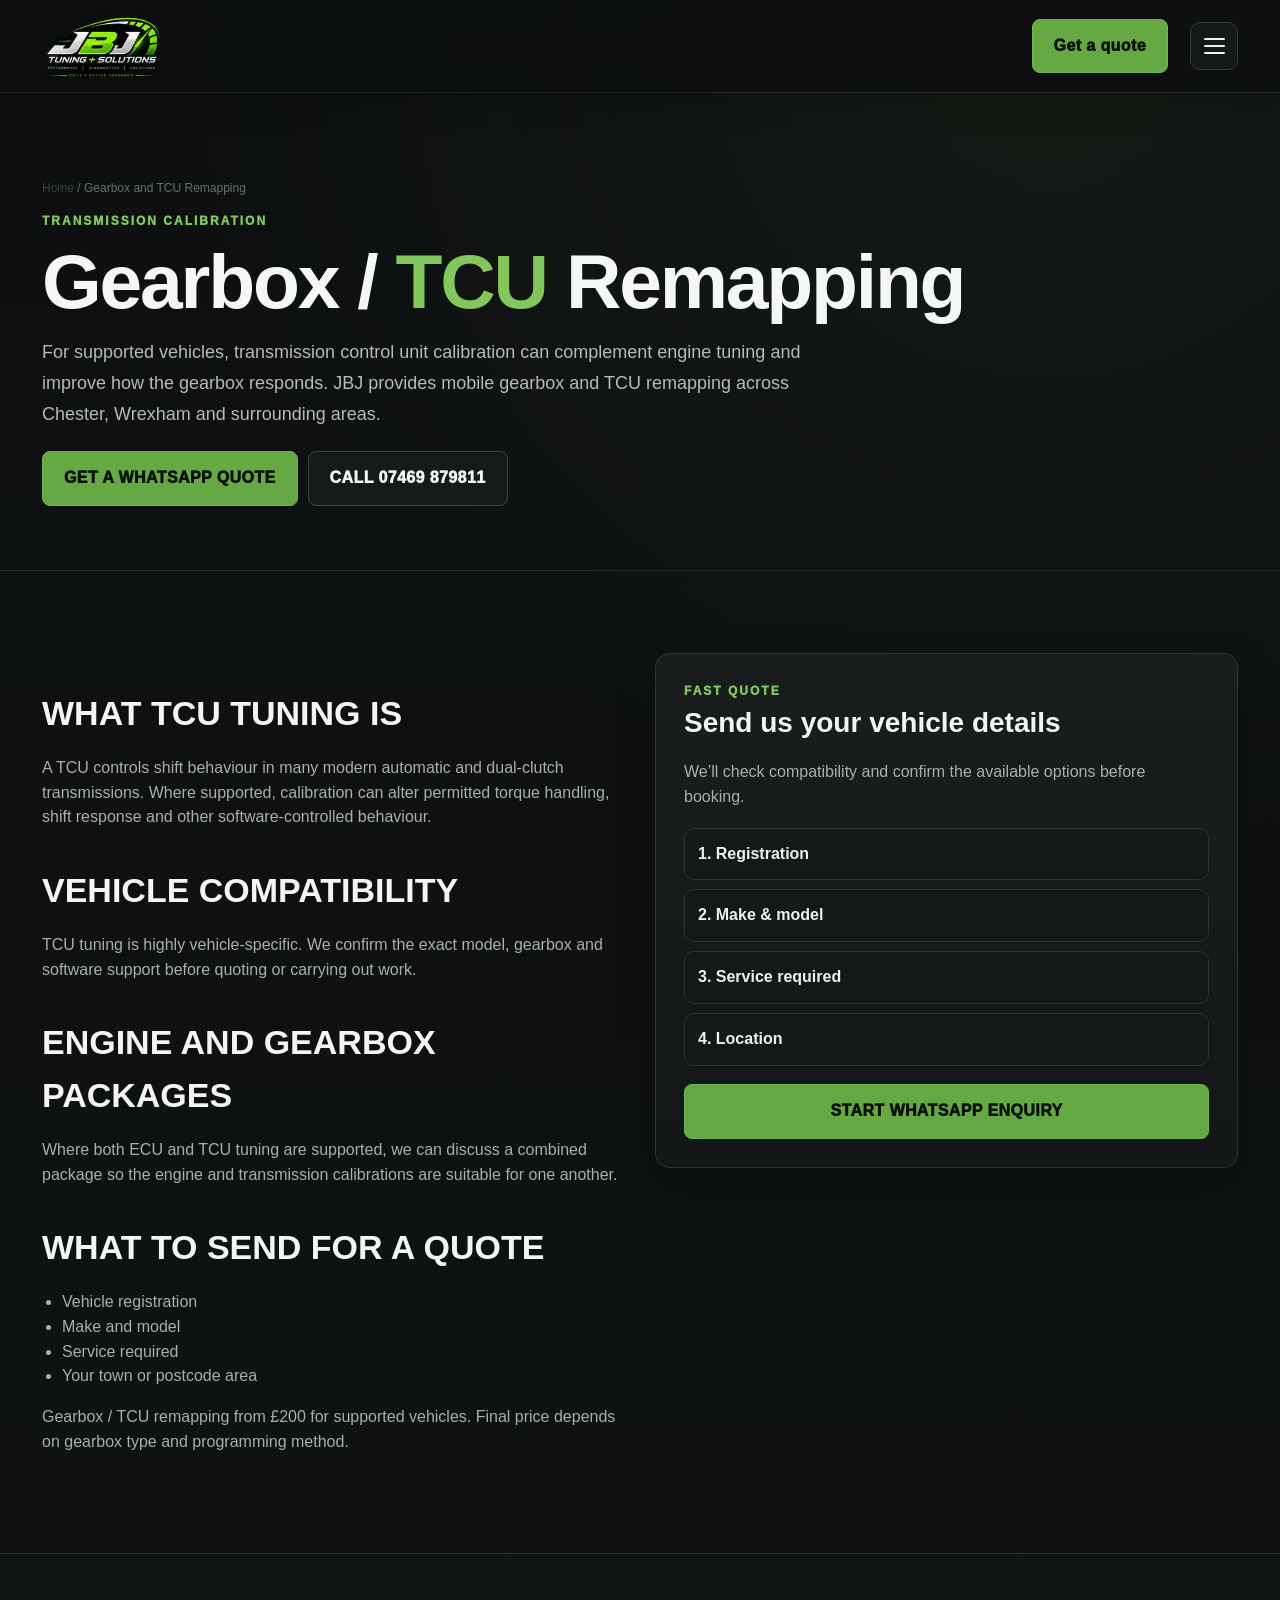
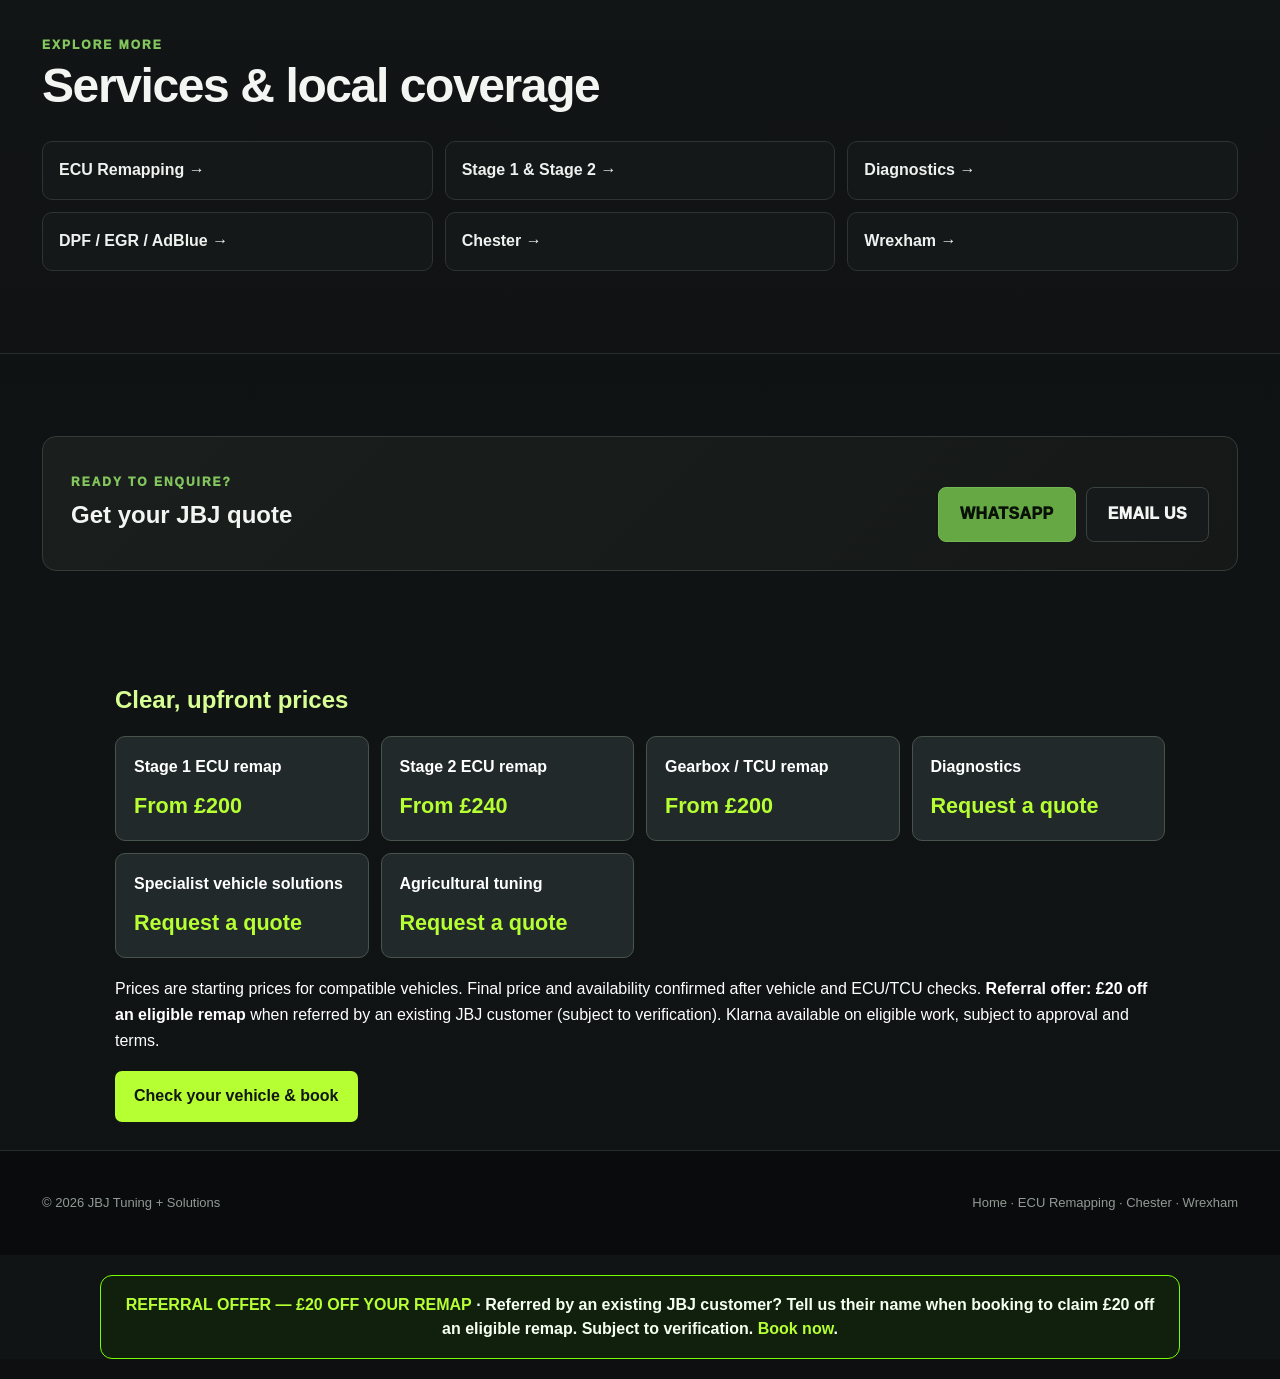
<file: gearbox-tcu-remapping/index.html>
<!doctype html>
<html lang="en-GB">
<head>
<meta charset="utf-8">
<meta name="viewport" content="width=device-width,initial-scale=1">
<title>Gearbox &amp; TCU Remapping Chester, Wrexham | JBJ Tuning</title>
<meta name="description" content="Mobile gearbox and TCU tuning for compatible vehicles across Chester, Wrexham, Flintshire and North Wales. Contact JBJ Tuning + Solutions for compatibility.">
<link rel="canonical" href="https://jbjtuning.co.uk/gearbox-tcu-remapping/">
<meta name="robots" content="index,follow,max-image-preview:large">
<meta property="og:type" content="website">
<meta property="og:title" content="Gearbox &amp; TCU Remapping Chester, Wrexham | JBJ Tuning">
<meta property="og:description" content="Mobile gearbox and TCU tuning for compatible vehicles across Chester, Wrexham, Flintshire and North Wales. Contact JBJ Tuning + Solutions for compatibility.">
<meta property="og:url" content="https://jbjtuning.co.uk/gearbox-tcu-remapping/">
<meta property="og:image" content="https://jbjtuning.co.uk/jbj-logo.jpg">
<meta name="twitter:card" content="summary_large_image">
<link rel="icon" href="../favicon.png">
<link rel="stylesheet" href="../style.css">
<script type="application/ld+json">{"@context": "https://schema.org", "@graph": [{"@type": ["Organization", "AutomotiveBusiness"], "@id": "https://jbjtuning.co.uk/#business", "name": "JBJ Tuning + Solutions", "url": "https://jbjtuning.co.uk/", "logo": "https://jbjtuning.co.uk/jbj-logo.jpg", "telephone": ["+447469879811", "+447939838568"], "email": "Info@jbjtuningsolutions.com", "description": "Mobile ECU remapping, vehicle tuning, diagnostics and TCU tuning across Chester, Wrexham, Flintshire and North Wales.", "areaServed": ["Chester", "Wrexham", "Flintshire", "North Wales", "Deeside", "Mold", "Buckley", "Ellesmere Port"], "sameAs": ["https://www.facebook.com/1UtzTxfGZ6/", "https://www.instagram.com/jbjtuningsolutions"]}, {"@type": "WebSite", "@id": "https://jbjtuning.co.uk/#website", "url": "https://jbjtuning.co.uk/", "name": "JBJ Tuning + Solutions", "publisher": {"@id": "https://jbjtuning.co.uk/#business"}}, {"@type": "Service", "name": "Gearbox and TCU Remapping", "provider": {"@id": "https://jbjtuning.co.uk/#business"}, "areaServed": ["Chester", "Wrexham", "Flintshire", "North Wales"], "url": "https://jbjtuning.co.uk/gearbox-tcu-remapping/"}]}</script>
</head><header><div class="wrap"><nav>
<a class="brand" href="../index.html"><img src="../jbj-logo.jpg" alt="JBJ Tuning + Solutions"></a>
<div class="nav">
<a href="../index.html#services">Services</a>
<a href="../ecu-remapping/">ECU Remapping</a>
<a href="../chester-remapping/">Chester</a>
<a href="../wrexham-remapping/">Wrexham</a>
<a href="../index.html#contact">Contact</a>
</div>
<a class="btn desktop-quote" href="https://wa.me/447469879811?text=Hi%20JBJ%20Tuning%2C%20I%27d%20like%20a%20quote.%0ARegistration%3A%20%0AMake%2FModel%3A%20%0AService%3A%20">Get a quote</a>
<button class="menu-toggle" type="button" aria-label="Open navigation menu" aria-controls="siteMenu"><span></span><span></span><span></span></button></nav></div></header>
<body>
<main>
<section class="page-hero"><div class="wrap">
<div class="breadcrumb"><a href="../index.html">Home</a> / Gearbox and TCU Remapping</div>
<div class="kicker">Transmission calibration</div>
<h1>Gearbox / <span>TCU</span> Remapping</h1>
<p>For supported vehicles, transmission control unit calibration can complement engine tuning and improve how the gearbox responds. JBJ provides mobile gearbox and TCU remapping across Chester, Wrexham and surrounding areas.</p>
<div class="actions"><a class="btn" href="https://wa.me/447469879811?text=Hi%20JBJ%20Tuning%2C%20I%27d%20like%20a%20quote.%0ARegistration%3A%20%0AMake%2FModel%3A%20%0AService%3A%20">GET A WHATSAPP QUOTE</a><a class="btn alt" href="tel:07469879811">CALL 07469 879811</a></div>
</div></section>
<section><div class="wrap"><div class="two">
<div class="prose">
<h2>What TCU tuning is</h2><p>A TCU controls shift behaviour in many modern automatic and dual-clutch transmissions. Where supported, calibration can alter permitted torque handling, shift response and other software-controlled behaviour.</p><h2>Vehicle compatibility</h2><p>TCU tuning is highly vehicle-specific. We confirm the exact model, gearbox and software support before quoting or carrying out work.</p><h2>Engine and gearbox packages</h2><p>Where both ECU and TCU tuning are supported, we can discuss a combined package so the engine and transmission calibrations are suitable for one another.</p>
<h2>What to send for a quote</h2>
<ul><li>Vehicle registration</li><li>Make and model</li><li>Service required</li><li>Your town or postcode area</li></ul>
<p>Gearbox / TCU remapping from £200 for supported vehicles. Final price depends on gearbox type and programming method.</p>
</div>
<div>
<div class="quote-box"><div class="kicker">Fast quote</div><h3>Send us your vehicle details</h3><p>We’ll check compatibility and confirm the available options before booking.</p>
<div class="quote-points"><div>1. Registration</div><div>2. Make & model</div><div>3. Service required</div><div>4. Location</div></div>
<a class="btn" style="width:100%;text-align:center" href="https://wa.me/447469879811?text=Hi%20JBJ%20Tuning%2C%20I%27d%20like%20a%20quote.%0ARegistration%3A%20%0AMake%2FModel%3A%20%0AService%3A%20">START WHATSAPP ENQUIRY</a></div>
</div></div></div></section>
<section class="band"><div class="wrap"><div class="head"><div class="kicker">Explore more</div><h2>Services & local coverage</h2></div><div class="link-grid">
<a href="../ecu-remapping/">ECU Remapping →</a><a href="../stage-1-stage-2-remapping/">Stage 1 &amp; Stage 2 →</a><a href="../diagnostics/">Diagnostics →</a><a href="../vehicle-solutions/">DPF / EGR / AdBlue →</a><a href="../chester-remapping/">Chester →</a><a href="../wrexham-remapping/">Wrexham →</a></div></div></section>
<section><div class="wrap"><div class="cta-strip"><div><div class="kicker">Ready to enquire?</div><h2 style="margin:4px 0 0">Get your JBJ quote</h2></div><div class="actions"><a class="btn" href="https://wa.me/447469879811?text=Hi%20JBJ%20Tuning%2C%20I%27d%20like%20a%20quote.%0ARegistration%3A%20%0AMake%2FModel%3A%20%0AService%3A%20">WHATSAPP</a><a class="btn alt" href="mailto:Info@jbjtuningsolutions.com">EMAIL US</a></div></div></div></section>
<section class="jbj-price-panel" aria-label="JBJ service prices"><div class="jbj-price-inner"><h2>Clear, upfront prices</h2><div class="jbj-price-grid"><a href="/stage-1-stage-2-remapping/"><strong>Stage 1 ECU remap</strong><span>From £200</span></a><a href="/stage-1-stage-2-remapping/"><strong>Stage 2 ECU remap</strong><span>From £240</span></a><a href="/gearbox-tcu-remapping/"><strong>Gearbox / TCU remap</strong><span>From £200</span></a><a href="/diagnostics/"><strong>Diagnostics</strong><span>Request a quote</span></a><a href="/vehicle-solutions/"><strong>Specialist vehicle solutions</strong><span>Request a quote</span></a><a href="/agricultural-remapping/"><strong>Agricultural tuning</strong><span>Request a quote</span></a></div><p class="jbj-price-note">Prices are starting prices for compatible vehicles. Final price and availability confirmed after vehicle and ECU/TCU checks. <strong>Referral offer: £20 off an eligible remap</strong> when referred by an existing JBJ customer (subject to verification). Klarna available on eligible work, subject to approval and terms.</p><a class="jbj-price-cta" href="/book/">Check your vehicle &amp; book</a></div></section><style>.jbj-price-panel{padding:28px 18px;background:#111719;color:#fff}.jbj-price-inner{max-width:1050px;margin:auto}.jbj-price-inner h2{margin:0 0 18px;color:#d7ff94}.jbj-price-grid{display:grid;grid-template-columns:repeat(auto-fit,minmax(210px,1fr));gap:12px}.jbj-price-grid a{display:flex;flex-direction:column;gap:9px;background:#22292b;border:1px solid #48534b;border-radius:10px;padding:18px;color:white;text-decoration:none}.jbj-price-grid a span{font-size:1.35rem;font-weight:800;color:#b6ff33}.jbj-price-note{line-height:1.6;margin:18px 0}.jbj-price-cta{display:inline-block;background:#b6ff33;color:#121712!important;padding:13px 19px;border-radius:7px;text-decoration:none;font-weight:800}@media(max-width:520px){.jbj-price-grid{grid-template-columns:1fr 1fr}.jbj-price-grid a{padding:13px}.jbj-price-grid a span{font-size:1.12rem}}@media(max-width:370px){.jbj-price-grid{grid-template-columns:1fr}}</style></main><footer><div class="wrap"><div class="foot">
<span>© 2026 JBJ Tuning + Solutions</span>
<span><a href="../index.html">Home</a> · <a href="../ecu-remapping/">ECU Remapping</a> · <a href="../chester-remapping/">Chester</a> · <a href="../wrexham-remapping/">Wrexham</a></span>
</div></div></footer>
<div class="floating"><a class="btn alt" href="tel:07469879811">CALL</a><a class="btn" href="https://wa.me/447469879811?text=Hi%20JBJ%20Tuning%2C%20I%27d%20like%20a%20quote.%0ARegistration%3A%20%0AMake%2FModel%3A%20%0AService%3A%20">WHATSAPP</a></div><div class="site-menu" id="siteMenu" aria-hidden="true"><div class="menu-backdrop" data-menu-close></div><aside class="menu-panel"><div class="menu-top"><strong>JBJ MENU</strong><button class="menu-close" type="button" data-menu-close aria-label="Close menu">×</button></div><div class="menu-group">Start here</div><div class="menu-links"><a href="/">Home</a><a href="/book/#vehicle-gains">Check My Vehicle</a><a href="/book/">Book / Get a Quote</a><a href="/prices/">PRICES — VIEW ALL</a></div><div class="menu-group">Tuning & services</div><div class="menu-links"><a href="/ecu-remapping/">ECU Remapping</a><a href="/stage-1-stage-2-remapping/">Stage 1 & Stage 2</a><a href="/gearbox-tcu-remapping/">Gearbox / TCU</a><a href="/vehicle-solutions/">Vehicle Solutions</a><a href="/diagnostics/">Diagnostics</a><a href="/agricultural-remapping/">Agricultural</a></div><div class="menu-actions"><a class="btn" href="/book/#vehicle-gains">CHECK GAINS</a><a class="btn alt" href="https://wa.me/447469879811?text=Hi%20JBJ%20Tuning%2C%20can%20you%20help%20with%20my%20vehicle%3F">WHATSAPP</a></div></aside></div><script>(function(){var m=document.getElementById('siteMenu');if(!m)return;var open=document.querySelector('.menu-toggle');function set(v){m.classList.toggle('open',v);m.setAttribute('aria-hidden',v?'false':'true');document.body.style.overflow=v?'hidden':''}if(open)open.addEventListener('click',function(){set(true)});m.querySelectorAll('[data-menu-close]').forEach(function(x){x.addEventListener('click',function(){set(false)})});document.addEventListener('keydown',function(e){if(e.key==='Escape')set(false)})})();</script><style>.jbj-referral-banner{max-width:1080px;margin:20px auto;padding:17px 20px;border:1px solid #76ff00;border-radius:12px;background:#10200d;color:#f6fff1;text-align:center;font:600 16px/1.5 Arial,sans-serif}.jbj-referral-banner strong,.jbj-referral-banner a{color:#b6ff33}</style><aside class="jbj-referral-banner"><strong>REFERRAL OFFER — £20 OFF YOUR REMAP</strong> · Referred by an existing JBJ customer? Tell us their name when booking to claim £20 off an eligible remap. Subject to verification. <a href="/booking/">Book now</a>.</aside></body></html>
</file>
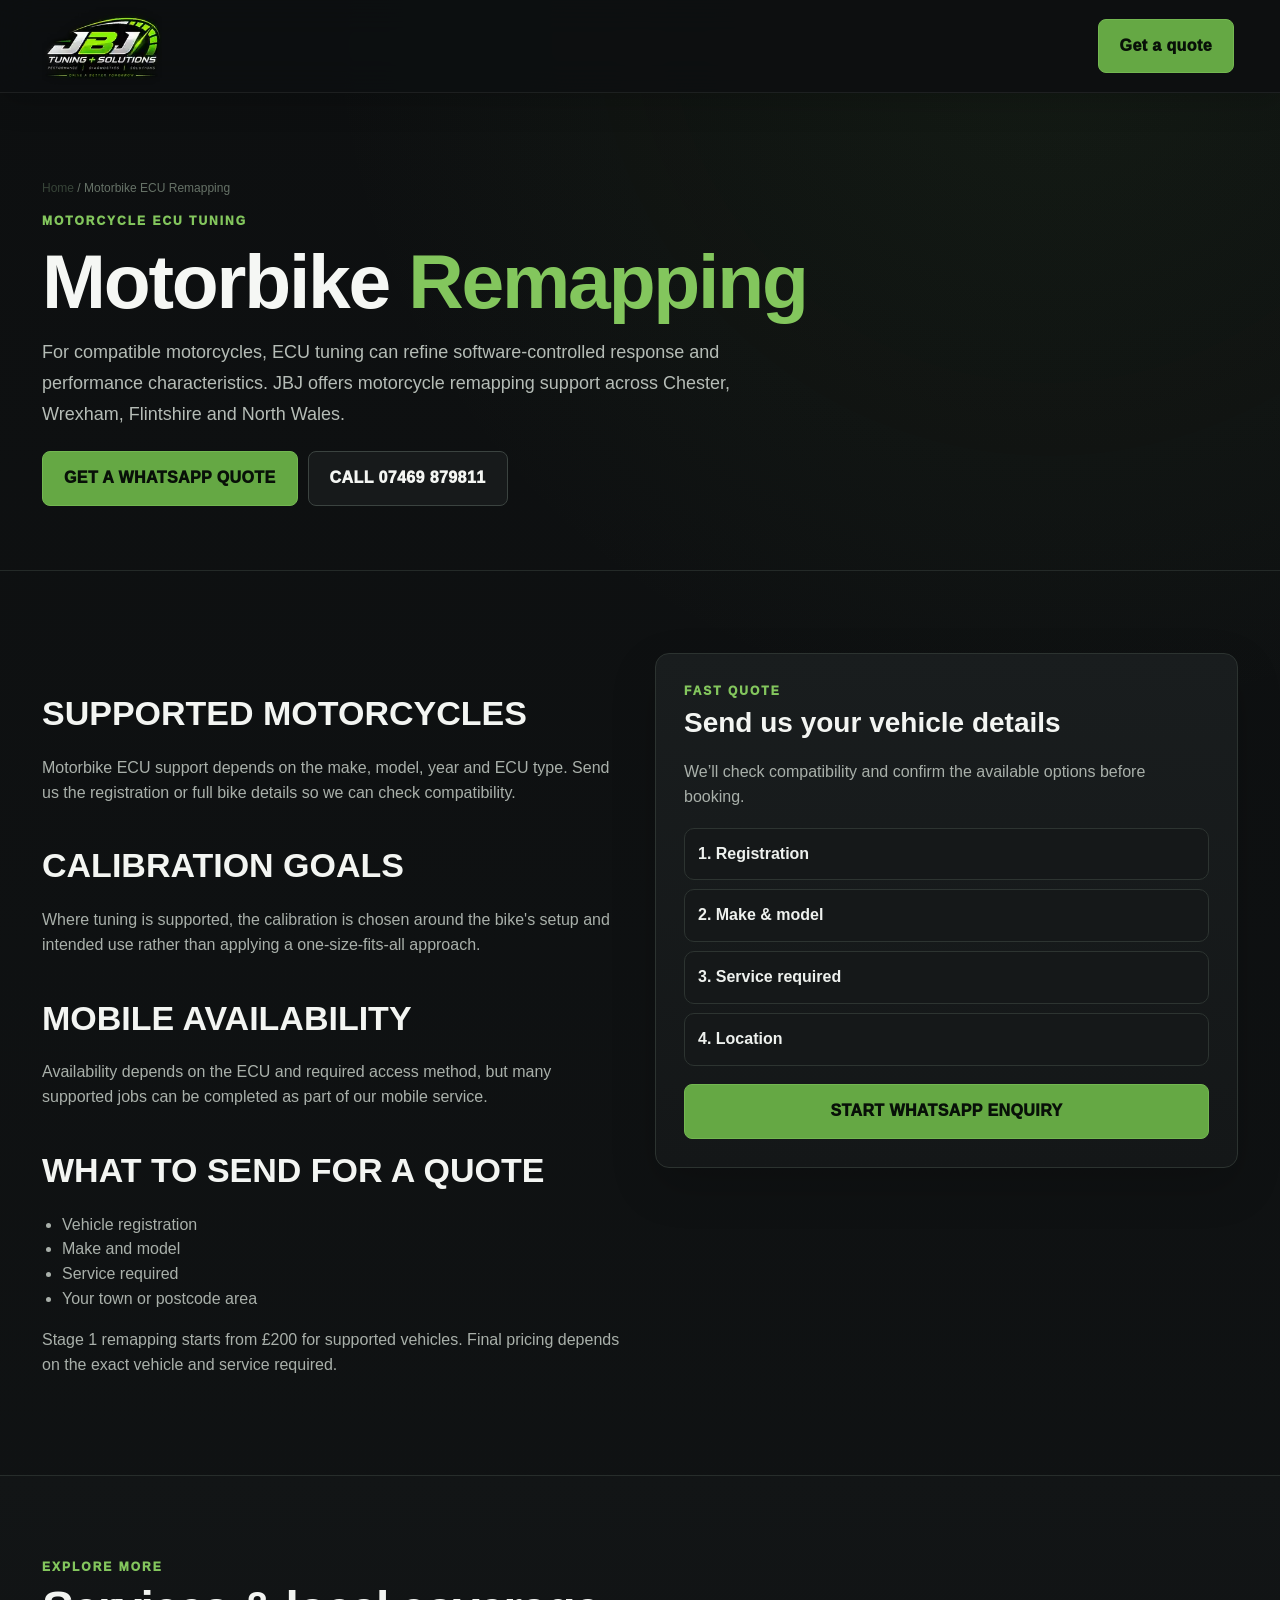
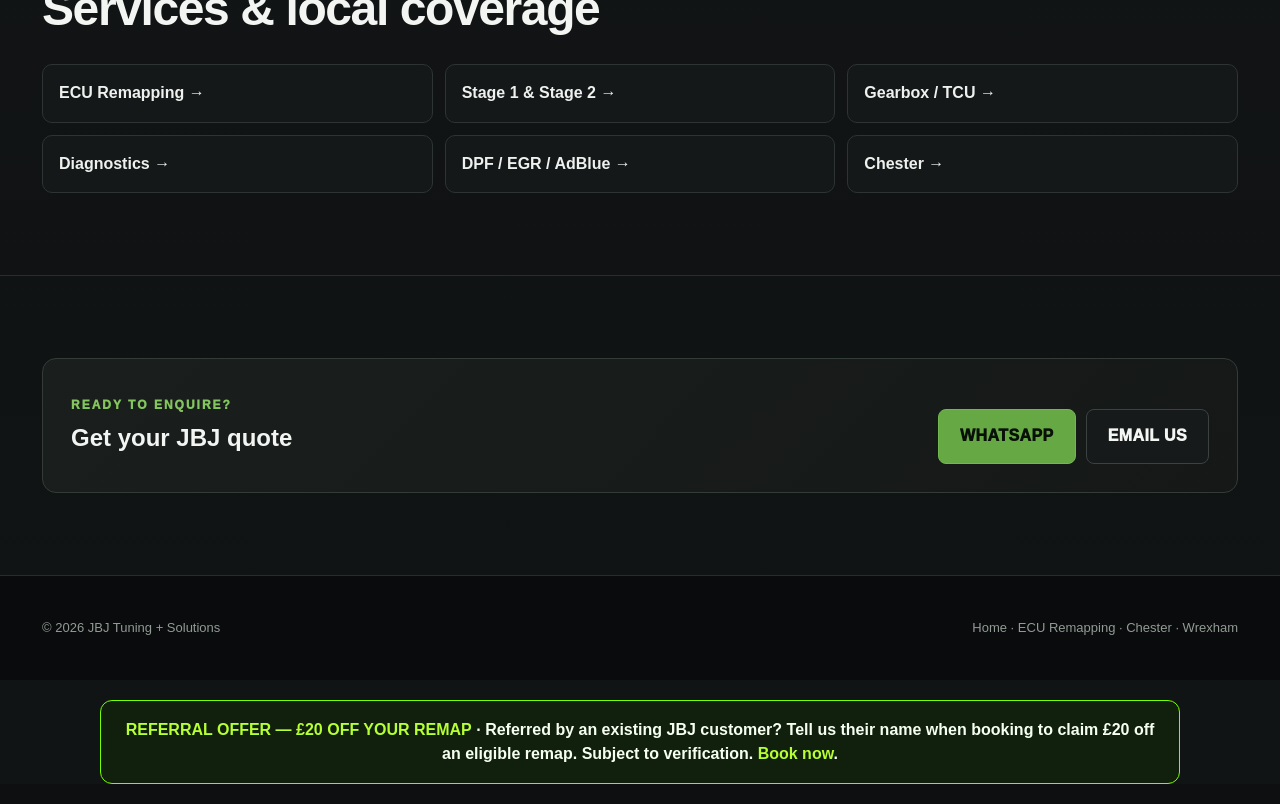
<file: motorbike-remapping/index.html>
<!doctype html>
<html lang="en-GB">
<head>
<meta charset="utf-8">
<meta name="viewport" content="width=device-width,initial-scale=1">
<title>Motorbike ECU Remapping Chester, Wrexham &amp; North Wales | JBJ</title>
<meta name="description" content="Motorcycle ECU remapping for compatible bikes across Chester, Wrexham, Flintshire and North Wales. Mobile tuning support from JBJ Tuning + Solutions.">
<link rel="canonical" href="https://jbjtuning.co.uk/motorbike-remapping/">
<meta name="robots" content="index,follow,max-image-preview:large">
<meta property="og:type" content="website">
<meta property="og:title" content="Motorbike ECU Remapping Chester, Wrexham &amp; North Wales | JBJ">
<meta property="og:description" content="Motorcycle ECU remapping for compatible bikes across Chester, Wrexham, Flintshire and North Wales. Mobile tuning support from JBJ Tuning + Solutions.">
<meta property="og:url" content="https://jbjtuning.co.uk/motorbike-remapping/">
<meta property="og:image" content="https://jbjtuning.co.uk/jbj-logo.jpg">
<meta name="twitter:card" content="summary_large_image">
<link rel="icon" href="../favicon.png">
<link rel="stylesheet" href="../style.css">
<script type="application/ld+json">{"@context": "https://schema.org", "@graph": [{"@type": ["Organization", "AutomotiveBusiness"], "@id": "https://jbjtuning.co.uk/#business", "name": "JBJ Tuning + Solutions", "url": "https://jbjtuning.co.uk/", "logo": "https://jbjtuning.co.uk/jbj-logo.jpg", "telephone": ["+447469879811", "+447939838568"], "email": "Info@jbjtuningsolutions.com", "description": "Mobile ECU remapping, vehicle tuning, diagnostics and TCU tuning across Chester, Wrexham, Flintshire and North Wales.", "areaServed": ["Chester", "Wrexham", "Flintshire", "North Wales", "Deeside", "Mold", "Buckley", "Ellesmere Port"], "sameAs": ["https://www.facebook.com/1UtzTxfGZ6/", "https://www.instagram.com/jbjtuningsolutions"]}, {"@type": "WebSite", "@id": "https://jbjtuning.co.uk/#website", "url": "https://jbjtuning.co.uk/", "name": "JBJ Tuning + Solutions", "publisher": {"@id": "https://jbjtuning.co.uk/#business"}}, {"@type": "Service", "name": "Motorbike ECU Remapping", "provider": {"@id": "https://jbjtuning.co.uk/#business"}, "areaServed": ["Chester", "Wrexham", "Flintshire", "North Wales"], "url": "https://jbjtuning.co.uk/motorbike-remapping/"}]}</script>
</head><header><div class="wrap"><nav>
<a class="brand" href="../index.html"><img src="../jbj-logo.jpg" alt="JBJ Tuning + Solutions"></a>
<div class="nav">
<a href="../index.html#services">Services</a>
<a href="../ecu-remapping/">ECU Remapping</a>
<a href="../chester-remapping/">Chester</a>
<a href="../wrexham-remapping/">Wrexham</a>
<a href="../index.html#contact">Contact</a>
</div>
<a class="btn desktop-quote" href="https://wa.me/447469879811?text=Hi%20JBJ%20Tuning%2C%20I%27d%20like%20a%20quote.%0ARegistration%3A%20%0AMake%2FModel%3A%20%0AService%3A%20">Get a quote</a>
</nav></div></header>
<body>
<main>
<section class="page-hero"><div class="wrap">
<div class="breadcrumb"><a href="../index.html">Home</a> / Motorbike ECU Remapping</div>
<div class="kicker">Motorcycle ECU tuning</div>
<h1>Motorbike <span>Remapping</span></h1>
<p>For compatible motorcycles, ECU tuning can refine software-controlled response and performance characteristics. JBJ offers motorcycle remapping support across Chester, Wrexham, Flintshire and North Wales.</p>
<div class="actions"><a class="btn" href="https://wa.me/447469879811?text=Hi%20JBJ%20Tuning%2C%20I%27d%20like%20a%20quote.%0ARegistration%3A%20%0AMake%2FModel%3A%20%0AService%3A%20">GET A WHATSAPP QUOTE</a><a class="btn alt" href="tel:07469879811">CALL 07469 879811</a></div>
</div></section>
<section><div class="wrap"><div class="two">
<div class="prose">
<h2>Supported motorcycles</h2><p>Motorbike ECU support depends on the make, model, year and ECU type. Send us the registration or full bike details so we can check compatibility.</p><h2>Calibration goals</h2><p>Where tuning is supported, the calibration is chosen around the bike&#x27;s setup and intended use rather than applying a one-size-fits-all approach.</p><h2>Mobile availability</h2><p>Availability depends on the ECU and required access method, but many supported jobs can be completed as part of our mobile service.</p>
<h2>What to send for a quote</h2>
<ul><li>Vehicle registration</li><li>Make and model</li><li>Service required</li><li>Your town or postcode area</li></ul>
<p>Stage 1 remapping starts from £200 for supported vehicles. Final pricing depends on the exact vehicle and service required.</p>
</div>
<div>
<div class="quote-box"><div class="kicker">Fast quote</div><h3>Send us your vehicle details</h3><p>We’ll check compatibility and confirm the available options before booking.</p>
<div class="quote-points"><div>1. Registration</div><div>2. Make & model</div><div>3. Service required</div><div>4. Location</div></div>
<a class="btn" style="width:100%;text-align:center" href="https://wa.me/447469879811?text=Hi%20JBJ%20Tuning%2C%20I%27d%20like%20a%20quote.%0ARegistration%3A%20%0AMake%2FModel%3A%20%0AService%3A%20">START WHATSAPP ENQUIRY</a></div>
</div></div></div></section>
<section class="band"><div class="wrap"><div class="head"><div class="kicker">Explore more</div><h2>Services & local coverage</h2></div><div class="link-grid">
<a href="../ecu-remapping/">ECU Remapping →</a><a href="../stage-1-stage-2-remapping/">Stage 1 &amp; Stage 2 →</a><a href="../gearbox-tcu-remapping/">Gearbox / TCU →</a><a href="../diagnostics/">Diagnostics →</a><a href="../vehicle-solutions/">DPF / EGR / AdBlue →</a><a href="../chester-remapping/">Chester →</a></div></div></section>
<section><div class="wrap"><div class="cta-strip"><div><div class="kicker">Ready to enquire?</div><h2 style="margin:4px 0 0">Get your JBJ quote</h2></div><div class="actions"><a class="btn" href="https://wa.me/447469879811?text=Hi%20JBJ%20Tuning%2C%20I%27d%20like%20a%20quote.%0ARegistration%3A%20%0AMake%2FModel%3A%20%0AService%3A%20">WHATSAPP</a><a class="btn alt" href="mailto:Info@jbjtuningsolutions.com">EMAIL US</a></div></div></div></section>
</main><footer><div class="wrap"><div class="foot">
<span>© 2026 JBJ Tuning + Solutions</span>
<span><a href="../index.html">Home</a> · <a href="../ecu-remapping/">ECU Remapping</a> · <a href="../chester-remapping/">Chester</a> · <a href="../wrexham-remapping/">Wrexham</a></span>
</div></div></footer>
<div class="floating"><a class="btn alt" href="tel:07469879811">CALL</a><a class="btn" href="https://wa.me/447469879811?text=Hi%20JBJ%20Tuning%2C%20I%27d%20like%20a%20quote.%0ARegistration%3A%20%0AMake%2FModel%3A%20%0AService%3A%20">WHATSAPP</a></div><style>.jbj-referral-banner{max-width:1080px;margin:20px auto;padding:17px 20px;border:1px solid #76ff00;border-radius:12px;background:#10200d;color:#f6fff1;text-align:center;font:600 16px/1.5 Arial,sans-serif}.jbj-referral-banner strong,.jbj-referral-banner a{color:#b6ff33}</style><aside class="jbj-referral-banner"><strong>REFERRAL OFFER — £20 OFF YOUR REMAP</strong> · Referred by an existing JBJ customer? Tell us their name when booking to claim £20 off an eligible remap. Subject to verification. <a href="/booking/">Book now</a>.</aside></body></html>
</file>
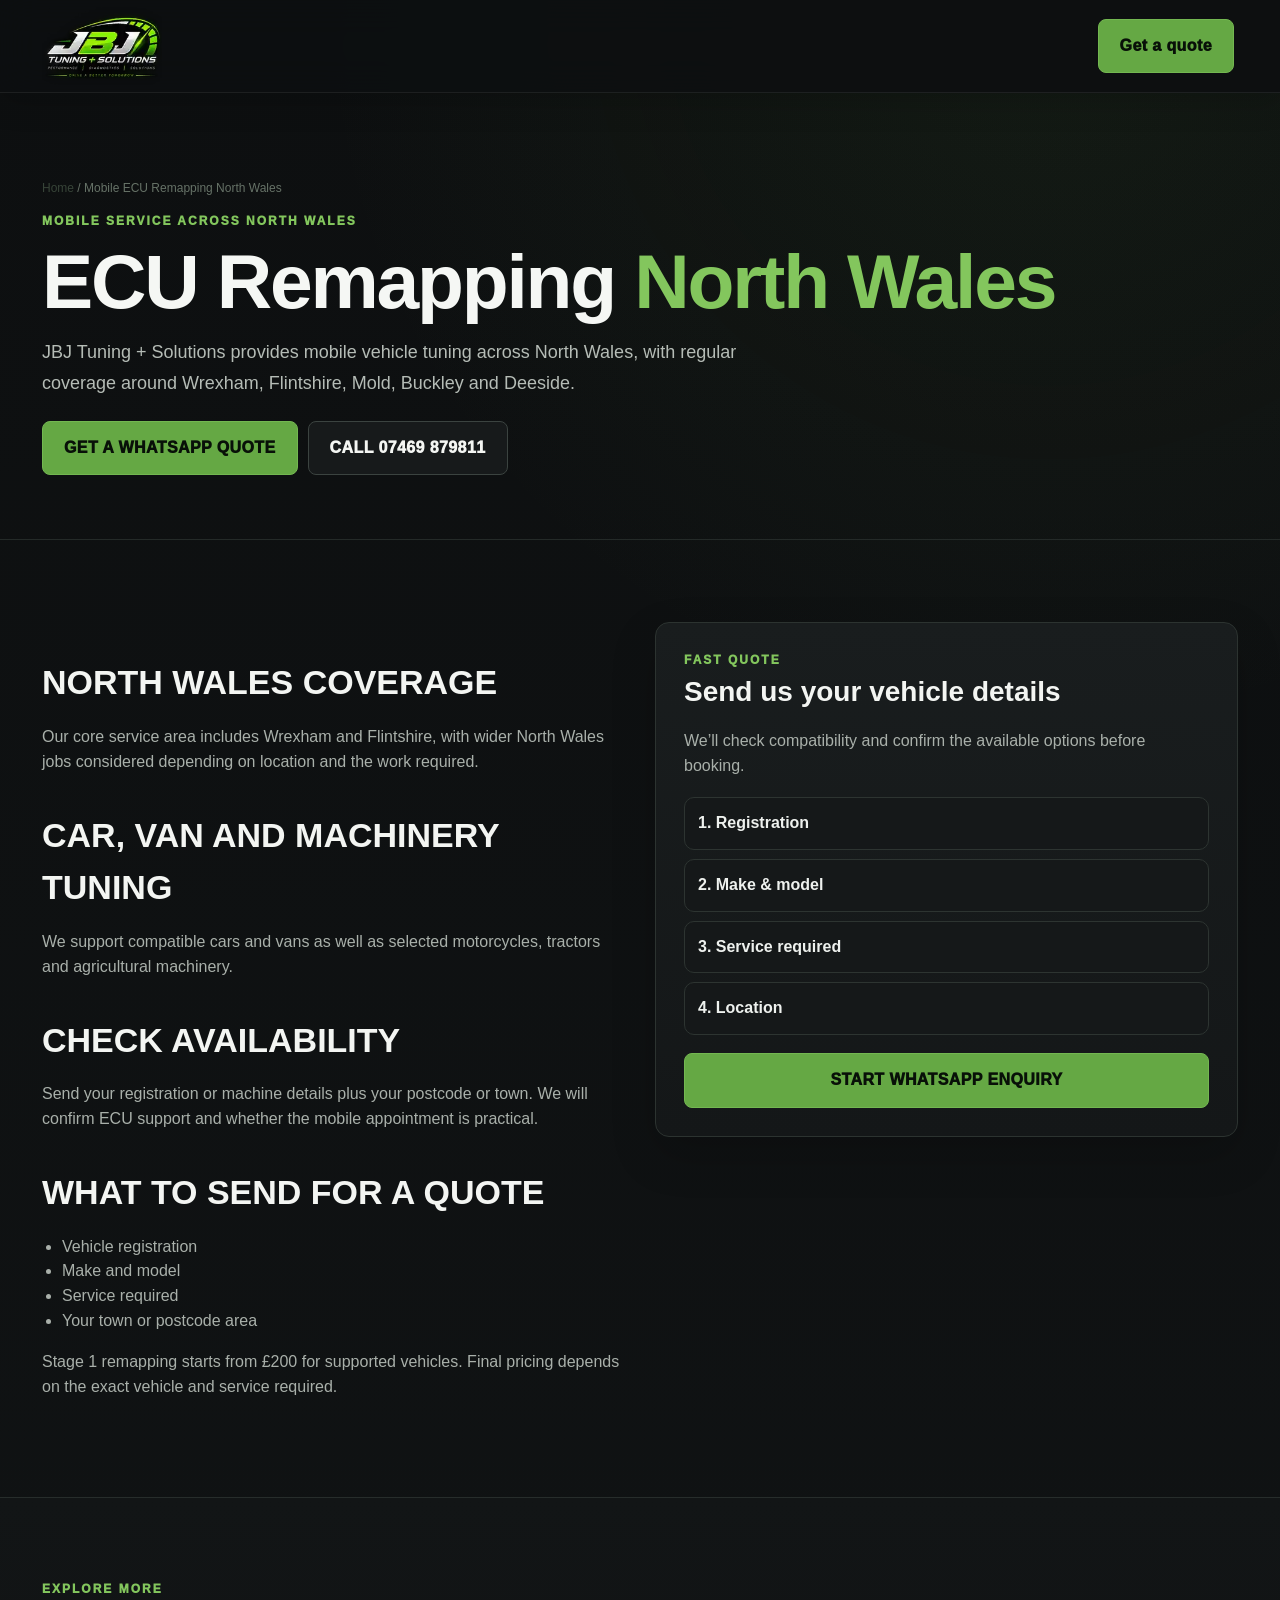
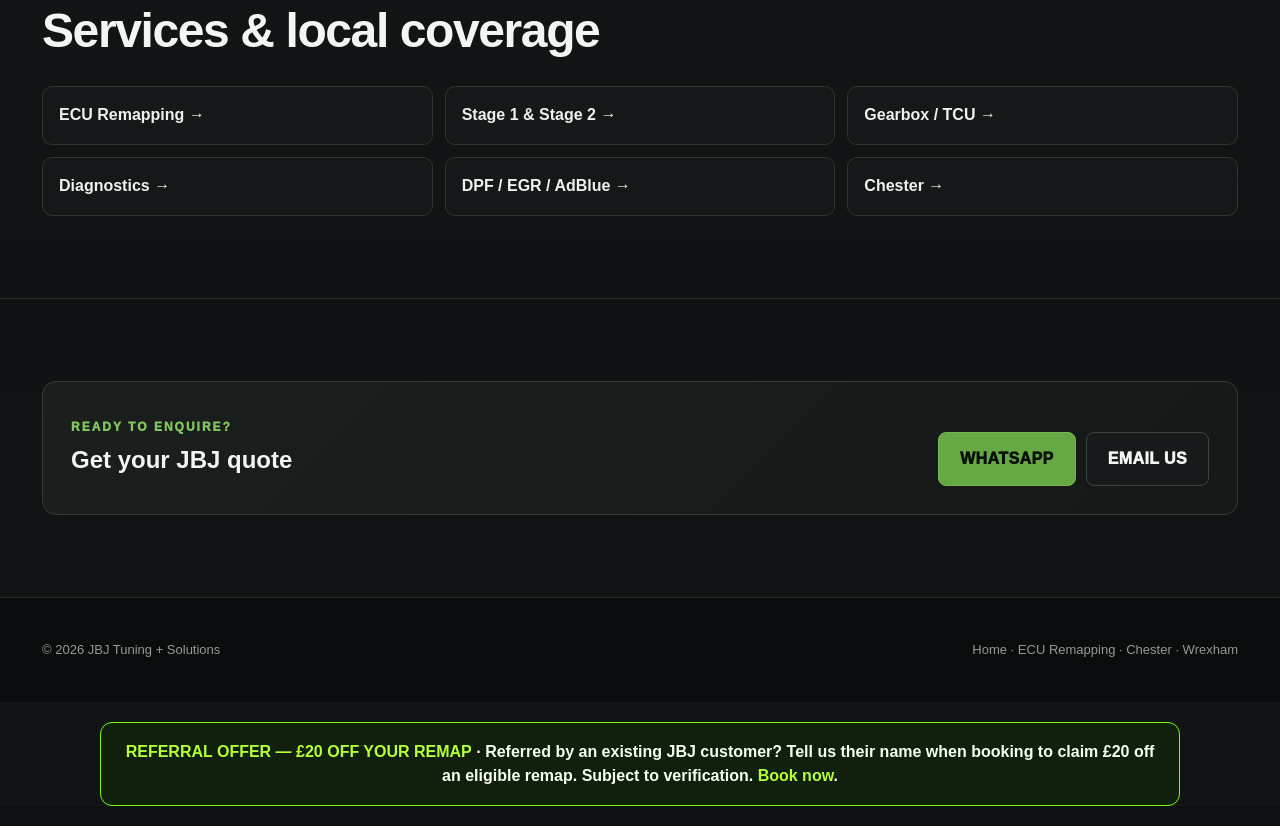
<file: north-wales-remapping/index.html>
<!doctype html>
<html lang="en-GB">
<head>
<meta charset="utf-8">
<meta name="viewport" content="width=device-width,initial-scale=1">
<title>Mobile ECU Remapping North Wales | JBJ Tuning + Solutions</title>
<meta name="description" content="Mobile ECU remapping across North Wales including Wrexham, Flintshire, Mold and Deeside. Stage 1 &amp; 2, diagnostics, TCU and agricultural remapping.">
<link rel="canonical" href="https://jbjtuning.co.uk/north-wales-remapping/">
<meta name="robots" content="index,follow,max-image-preview:large">
<meta property="og:type" content="website">
<meta property="og:title" content="Mobile ECU Remapping North Wales | JBJ Tuning + Solutions">
<meta property="og:description" content="Mobile ECU remapping across North Wales including Wrexham, Flintshire, Mold and Deeside. Stage 1 &amp; 2, diagnostics, TCU and agricultural remapping.">
<meta property="og:url" content="https://jbjtuning.co.uk/north-wales-remapping/">
<meta property="og:image" content="https://jbjtuning.co.uk/jbj-logo.jpg">
<meta name="twitter:card" content="summary_large_image">
<link rel="icon" href="../favicon.png">
<link rel="stylesheet" href="../style.css">
<script type="application/ld+json">{"@context": "https://schema.org", "@graph": [{"@type": ["Organization", "AutomotiveBusiness"], "@id": "https://jbjtuning.co.uk/#business", "name": "JBJ Tuning + Solutions", "url": "https://jbjtuning.co.uk/", "logo": "https://jbjtuning.co.uk/jbj-logo.jpg", "telephone": ["+447469879811", "+447939838568"], "email": "Info@jbjtuningsolutions.com", "description": "Mobile ECU remapping, vehicle tuning, diagnostics and TCU tuning across Chester, Wrexham, Flintshire and North Wales.", "areaServed": ["Chester", "Wrexham", "Flintshire", "North Wales", "Deeside", "Mold", "Buckley", "Ellesmere Port"], "sameAs": ["https://www.facebook.com/1UtzTxfGZ6/", "https://www.instagram.com/jbjtuningsolutions"]}, {"@type": "WebSite", "@id": "https://jbjtuning.co.uk/#website", "url": "https://jbjtuning.co.uk/", "name": "JBJ Tuning + Solutions", "publisher": {"@id": "https://jbjtuning.co.uk/#business"}}, {"@type": "Service", "name": "Mobile ECU Remapping North Wales", "provider": {"@id": "https://jbjtuning.co.uk/#business"}, "areaServed": "North Wales", "url": "https://jbjtuning.co.uk/north-wales-remapping/"}]}</script>
</head><header><div class="wrap"><nav>
<a class="brand" href="../index.html"><img src="../jbj-logo.jpg" alt="JBJ Tuning + Solutions"></a>
<div class="nav">
<a href="../index.html#services">Services</a>
<a href="../ecu-remapping/">ECU Remapping</a>
<a href="../chester-remapping/">Chester</a>
<a href="../wrexham-remapping/">Wrexham</a>
<a href="../index.html#contact">Contact</a>
</div>
<a class="btn desktop-quote" href="https://wa.me/447469879811?text=Hi%20JBJ%20Tuning%2C%20I%27d%20like%20a%20quote.%0ARegistration%3A%20%0AMake%2FModel%3A%20%0AService%3A%20">Get a quote</a>
</nav></div></header>
<body>
<main>
<section class="page-hero"><div class="wrap">
<div class="breadcrumb"><a href="../index.html">Home</a> / Mobile ECU Remapping North Wales</div>
<div class="kicker">Mobile service across North Wales</div>
<h1>ECU Remapping <span>North Wales</span></h1>
<p>JBJ Tuning + Solutions provides mobile vehicle tuning across North Wales, with regular coverage around Wrexham, Flintshire, Mold, Buckley and Deeside.</p>
<div class="actions"><a class="btn" href="https://wa.me/447469879811?text=Hi%20JBJ%20Tuning%2C%20I%27d%20like%20a%20quote.%0ARegistration%3A%20%0AMake%2FModel%3A%20%0AService%3A%20">GET A WHATSAPP QUOTE</a><a class="btn alt" href="tel:07469879811">CALL 07469 879811</a></div>
</div></section>
<section><div class="wrap"><div class="two">
<div class="prose">
<h2>North Wales coverage</h2><p>Our core service area includes Wrexham and Flintshire, with wider North Wales jobs considered depending on location and the work required.</p><h2>Car, van and machinery tuning</h2><p>We support compatible cars and vans as well as selected motorcycles, tractors and agricultural machinery.</p><h2>Check availability</h2><p>Send your registration or machine details plus your postcode or town. We will confirm ECU support and whether the mobile appointment is practical.</p>
<h2>What to send for a quote</h2>
<ul><li>Vehicle registration</li><li>Make and model</li><li>Service required</li><li>Your town or postcode area</li></ul>
<p>Stage 1 remapping starts from £200 for supported vehicles. Final pricing depends on the exact vehicle and service required.</p>
</div>
<div>
<div class="quote-box"><div class="kicker">Fast quote</div><h3>Send us your vehicle details</h3><p>We’ll check compatibility and confirm the available options before booking.</p>
<div class="quote-points"><div>1. Registration</div><div>2. Make & model</div><div>3. Service required</div><div>4. Location</div></div>
<a class="btn" style="width:100%;text-align:center" href="https://wa.me/447469879811?text=Hi%20JBJ%20Tuning%2C%20I%27d%20like%20a%20quote.%0ARegistration%3A%20%0AMake%2FModel%3A%20%0AService%3A%20">START WHATSAPP ENQUIRY</a></div>
</div></div></div></section>
<section class="band"><div class="wrap"><div class="head"><div class="kicker">Explore more</div><h2>Services & local coverage</h2></div><div class="link-grid">
<a href="../ecu-remapping/">ECU Remapping →</a><a href="../stage-1-stage-2-remapping/">Stage 1 &amp; Stage 2 →</a><a href="../gearbox-tcu-remapping/">Gearbox / TCU →</a><a href="../diagnostics/">Diagnostics →</a><a href="../vehicle-solutions/">DPF / EGR / AdBlue →</a><a href="../chester-remapping/">Chester →</a></div></div></section>
<section><div class="wrap"><div class="cta-strip"><div><div class="kicker">Ready to enquire?</div><h2 style="margin:4px 0 0">Get your JBJ quote</h2></div><div class="actions"><a class="btn" href="https://wa.me/447469879811?text=Hi%20JBJ%20Tuning%2C%20I%27d%20like%20a%20quote.%0ARegistration%3A%20%0AMake%2FModel%3A%20%0AService%3A%20">WHATSAPP</a><a class="btn alt" href="mailto:Info@jbjtuningsolutions.com">EMAIL US</a></div></div></div></section>
</main><footer><div class="wrap"><div class="foot">
<span>© 2026 JBJ Tuning + Solutions</span>
<span><a href="../index.html">Home</a> · <a href="../ecu-remapping/">ECU Remapping</a> · <a href="../chester-remapping/">Chester</a> · <a href="../wrexham-remapping/">Wrexham</a></span>
</div></div></footer>
<div class="floating"><a class="btn alt" href="tel:07469879811">CALL</a><a class="btn" href="https://wa.me/447469879811?text=Hi%20JBJ%20Tuning%2C%20I%27d%20like%20a%20quote.%0ARegistration%3A%20%0AMake%2FModel%3A%20%0AService%3A%20">WHATSAPP</a></div><style>.jbj-referral-banner{max-width:1080px;margin:20px auto;padding:17px 20px;border:1px solid #76ff00;border-radius:12px;background:#10200d;color:#f6fff1;text-align:center;font:600 16px/1.5 Arial,sans-serif}.jbj-referral-banner strong,.jbj-referral-banner a{color:#b6ff33}</style><aside class="jbj-referral-banner"><strong>REFERRAL OFFER — £20 OFF YOUR REMAP</strong> · Referred by an existing JBJ customer? Tell us their name when booking to claim £20 off an eligible remap. Subject to verification. <a href="/booking/">Book now</a>.</aside></body></html>
</file>
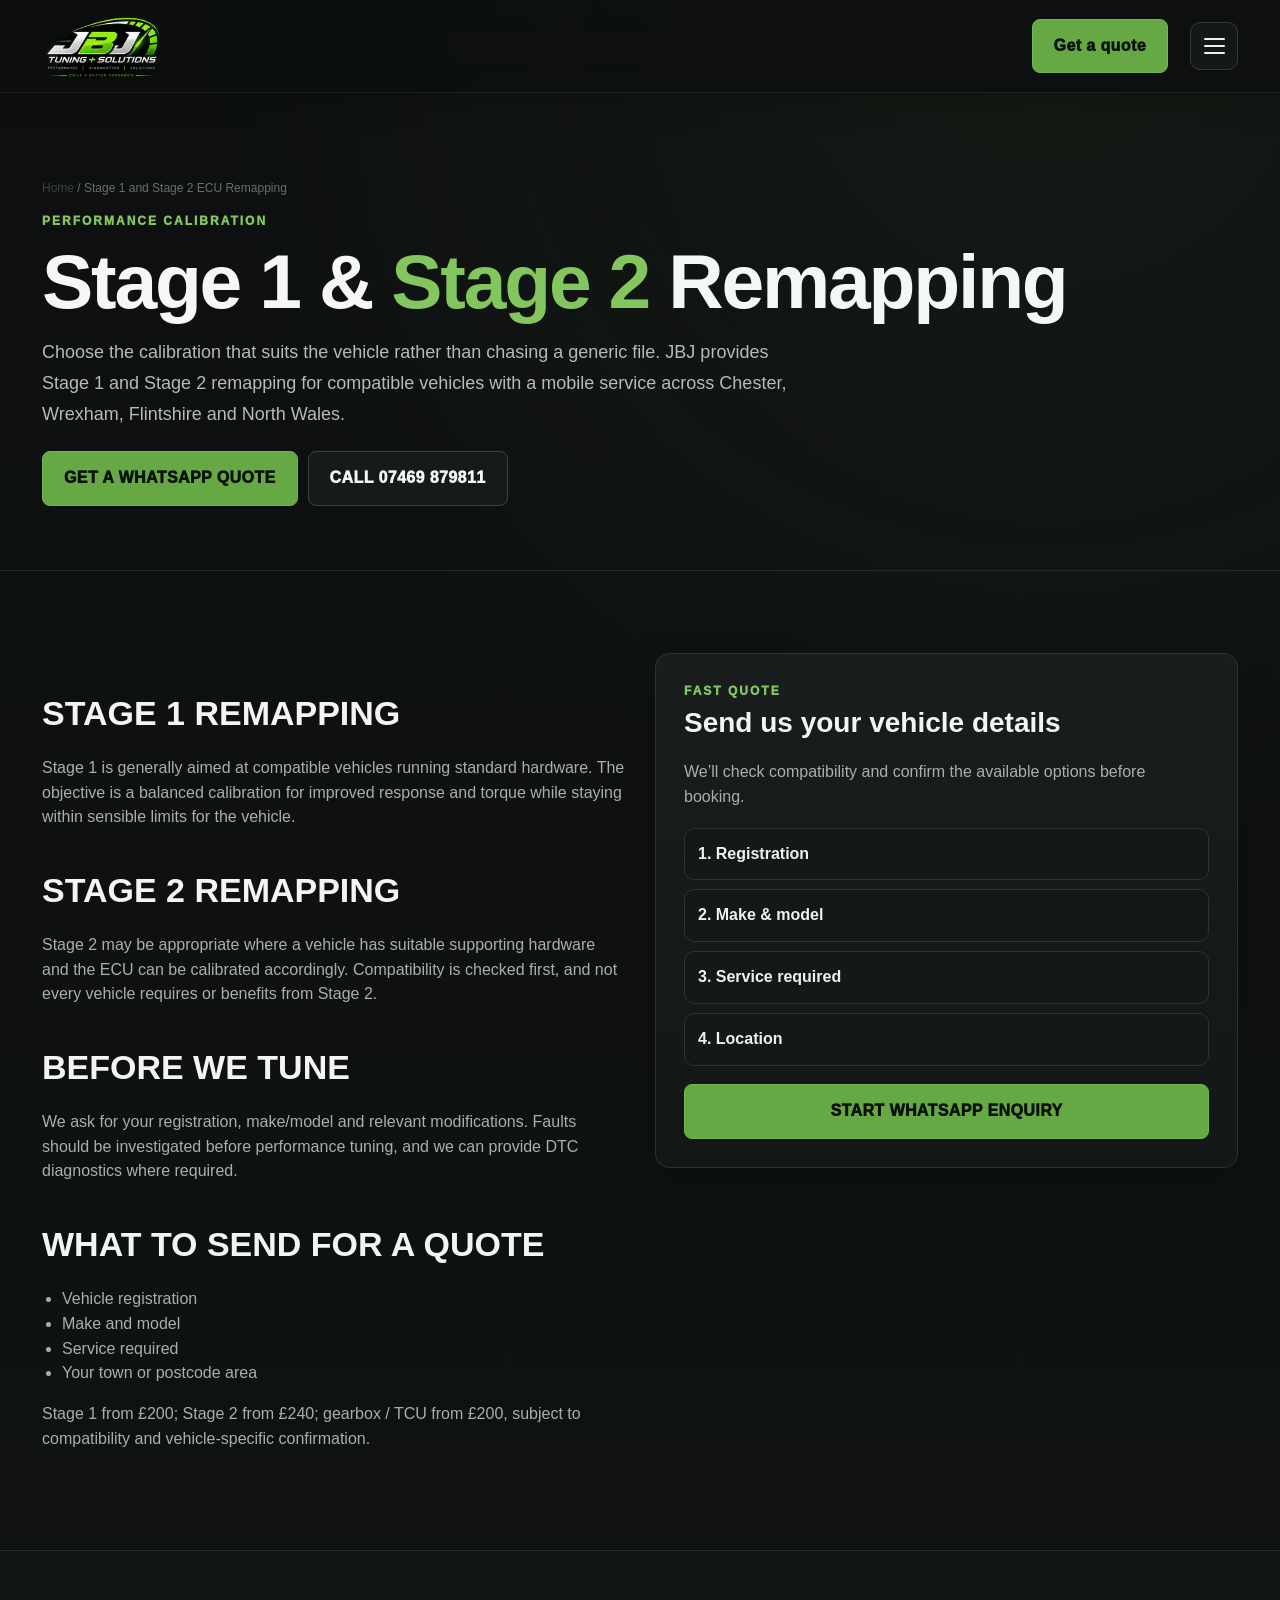
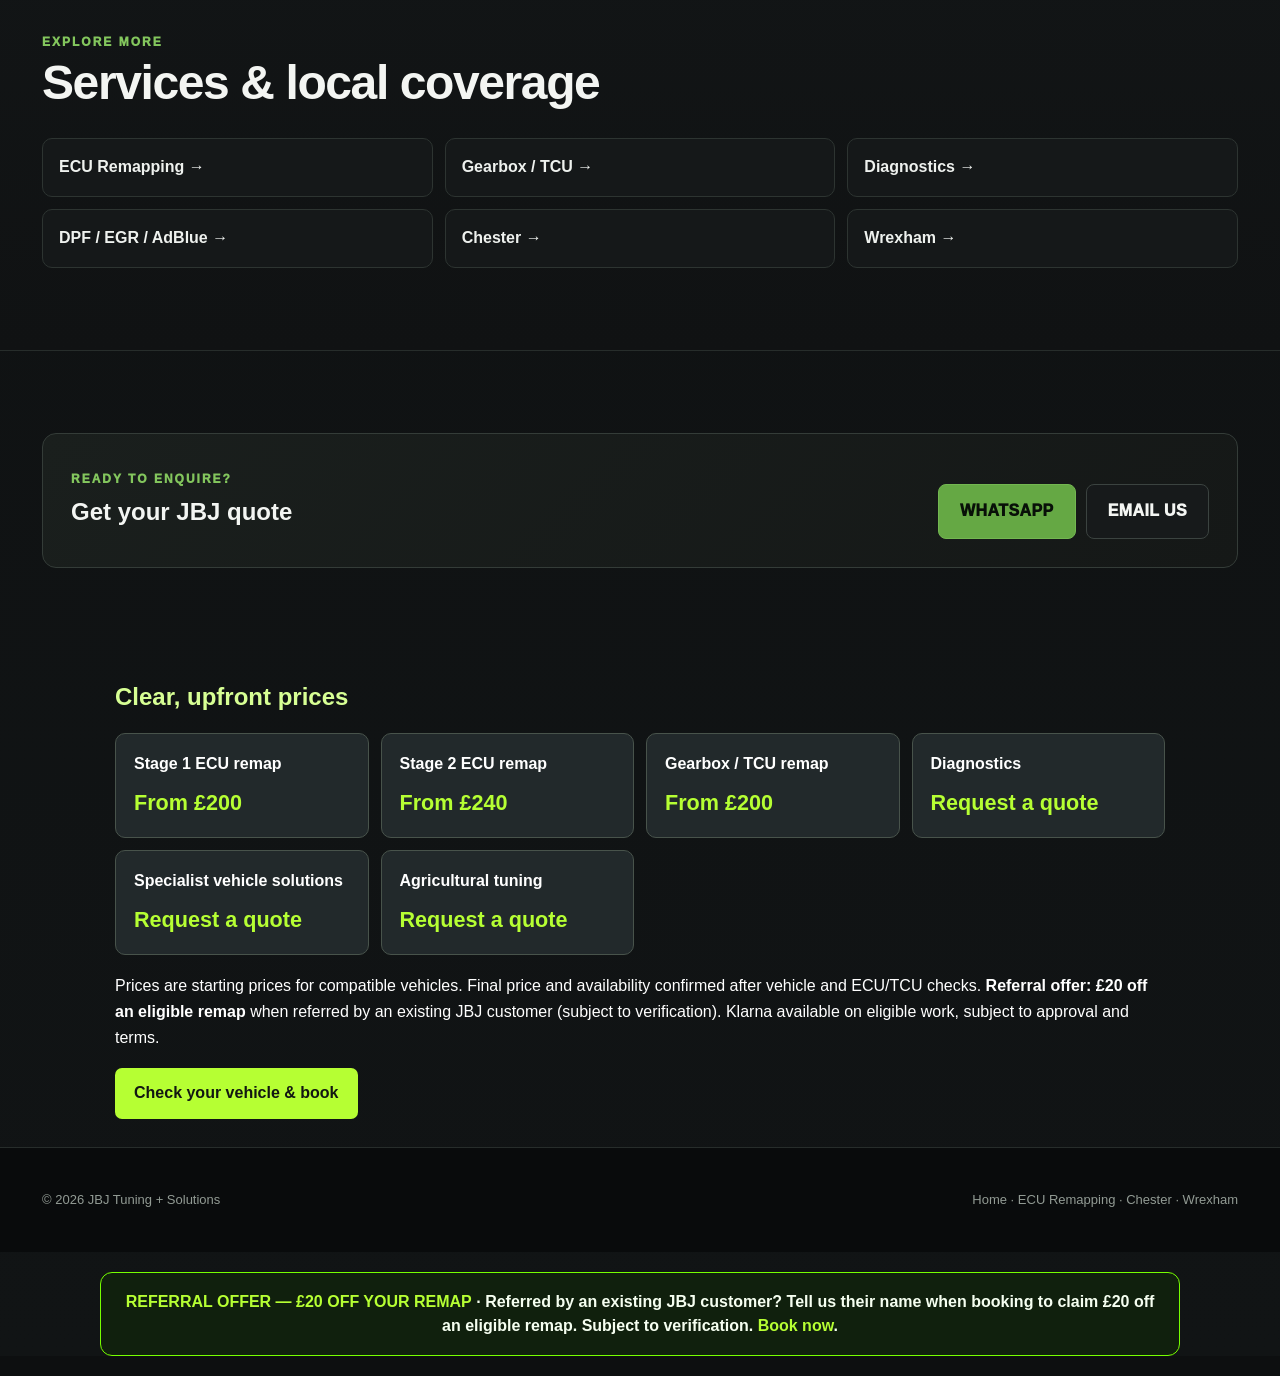
<file: stage-1-stage-2-remapping/index.html>
<!doctype html>
<html lang="en-GB">
<head>
<meta charset="utf-8">
<meta name="viewport" content="width=device-width,initial-scale=1">
<title>Stage 1 &amp; Stage 2 Remapping Chester &amp; Wrexham | JBJ Tuning</title>
<meta name="description" content="Stage 1 and Stage 2 ECU remapping for compatible cars and vans across Chester, Wrexham, Flintshire and North Wales. Mobile service from JBJ Tuning + Solutions.">
<link rel="canonical" href="https://jbjtuning.co.uk/stage-1-stage-2-remapping/">
<meta name="robots" content="index,follow,max-image-preview:large">
<meta property="og:type" content="website">
<meta property="og:title" content="Stage 1 &amp; Stage 2 Remapping Chester &amp; Wrexham | JBJ Tuning">
<meta property="og:description" content="Stage 1 and Stage 2 ECU remapping for compatible cars and vans across Chester, Wrexham, Flintshire and North Wales. Mobile service from JBJ Tuning + Solutions.">
<meta property="og:url" content="https://jbjtuning.co.uk/stage-1-stage-2-remapping/">
<meta property="og:image" content="https://jbjtuning.co.uk/jbj-logo.jpg">
<meta name="twitter:card" content="summary_large_image">
<link rel="icon" href="../favicon.png">
<link rel="stylesheet" href="../style.css">
<script type="application/ld+json">{"@context": "https://schema.org", "@graph": [{"@type": ["Organization", "AutomotiveBusiness"], "@id": "https://jbjtuning.co.uk/#business", "name": "JBJ Tuning + Solutions", "url": "https://jbjtuning.co.uk/", "logo": "https://jbjtuning.co.uk/jbj-logo.jpg", "telephone": ["+447469879811", "+447939838568"], "email": "Info@jbjtuningsolutions.com", "description": "Mobile ECU remapping, vehicle tuning, diagnostics and TCU tuning across Chester, Wrexham, Flintshire and North Wales.", "areaServed": ["Chester", "Wrexham", "Flintshire", "North Wales", "Deeside", "Mold", "Buckley", "Ellesmere Port"], "sameAs": ["https://www.facebook.com/1UtzTxfGZ6/", "https://www.instagram.com/jbjtuningsolutions"]}, {"@type": "WebSite", "@id": "https://jbjtuning.co.uk/#website", "url": "https://jbjtuning.co.uk/", "name": "JBJ Tuning + Solutions", "publisher": {"@id": "https://jbjtuning.co.uk/#business"}}, {"@type": "Service", "name": "Stage 1 and Stage 2 ECU Remapping", "provider": {"@id": "https://jbjtuning.co.uk/#business"}, "areaServed": ["Chester", "Wrexham", "Flintshire", "North Wales"], "url": "https://jbjtuning.co.uk/stage-1-stage-2-remapping/"}]}</script>
</head><header><div class="wrap"><nav>
<a class="brand" href="../index.html"><img src="../jbj-logo.jpg" alt="JBJ Tuning + Solutions"></a>
<div class="nav">
<a href="../index.html#services">Services</a>
<a href="../ecu-remapping/">ECU Remapping</a>
<a href="../chester-remapping/">Chester</a>
<a href="../wrexham-remapping/">Wrexham</a>
<a href="../index.html#contact">Contact</a>
</div>
<a class="btn desktop-quote" href="https://wa.me/447469879811?text=Hi%20JBJ%20Tuning%2C%20I%27d%20like%20a%20quote.%0ARegistration%3A%20%0AMake%2FModel%3A%20%0AService%3A%20">Get a quote</a>
<button class="menu-toggle" type="button" aria-label="Open navigation menu" aria-controls="siteMenu"><span></span><span></span><span></span></button></nav></div></header>
<body>
<main>
<section class="page-hero"><div class="wrap">
<div class="breadcrumb"><a href="../index.html">Home</a> / Stage 1 and Stage 2 ECU Remapping</div>
<div class="kicker">Performance calibration</div>
<h1>Stage 1 & <span>Stage 2</span> Remapping</h1>
<p>Choose the calibration that suits the vehicle rather than chasing a generic file. JBJ provides Stage 1 and Stage 2 remapping for compatible vehicles with a mobile service across Chester, Wrexham, Flintshire and North Wales.</p>
<div class="actions"><a class="btn" href="https://wa.me/447469879811?text=Hi%20JBJ%20Tuning%2C%20I%27d%20like%20a%20quote.%0ARegistration%3A%20%0AMake%2FModel%3A%20%0AService%3A%20">GET A WHATSAPP QUOTE</a><a class="btn alt" href="tel:07469879811">CALL 07469 879811</a></div>
</div></section>
<section><div class="wrap"><div class="two">
<div class="prose">
<h2>Stage 1 remapping</h2><p>Stage 1 is generally aimed at compatible vehicles running standard hardware. The objective is a balanced calibration for improved response and torque while staying within sensible limits for the vehicle.</p><h2>Stage 2 remapping</h2><p>Stage 2 may be appropriate where a vehicle has suitable supporting hardware and the ECU can be calibrated accordingly. Compatibility is checked first, and not every vehicle requires or benefits from Stage 2.</p><h2>Before we tune</h2><p>We ask for your registration, make/model and relevant modifications. Faults should be investigated before performance tuning, and we can provide DTC diagnostics where required.</p>
<h2>What to send for a quote</h2>
<ul><li>Vehicle registration</li><li>Make and model</li><li>Service required</li><li>Your town or postcode area</li></ul>
<p>Stage 1 from £200; Stage 2 from £240; gearbox / TCU from £200, subject to compatibility and vehicle-specific confirmation.</p>
</div>
<div>
<div class="quote-box"><div class="kicker">Fast quote</div><h3>Send us your vehicle details</h3><p>We’ll check compatibility and confirm the available options before booking.</p>
<div class="quote-points"><div>1. Registration</div><div>2. Make & model</div><div>3. Service required</div><div>4. Location</div></div>
<a class="btn" style="width:100%;text-align:center" href="https://wa.me/447469879811?text=Hi%20JBJ%20Tuning%2C%20I%27d%20like%20a%20quote.%0ARegistration%3A%20%0AMake%2FModel%3A%20%0AService%3A%20">START WHATSAPP ENQUIRY</a></div>
</div></div></div></section>
<section class="band"><div class="wrap"><div class="head"><div class="kicker">Explore more</div><h2>Services & local coverage</h2></div><div class="link-grid">
<a href="../ecu-remapping/">ECU Remapping →</a><a href="../gearbox-tcu-remapping/">Gearbox / TCU →</a><a href="../diagnostics/">Diagnostics →</a><a href="../vehicle-solutions/">DPF / EGR / AdBlue →</a><a href="../chester-remapping/">Chester →</a><a href="../wrexham-remapping/">Wrexham →</a></div></div></section>
<section><div class="wrap"><div class="cta-strip"><div><div class="kicker">Ready to enquire?</div><h2 style="margin:4px 0 0">Get your JBJ quote</h2></div><div class="actions"><a class="btn" href="https://wa.me/447469879811?text=Hi%20JBJ%20Tuning%2C%20I%27d%20like%20a%20quote.%0ARegistration%3A%20%0AMake%2FModel%3A%20%0AService%3A%20">WHATSAPP</a><a class="btn alt" href="mailto:Info@jbjtuningsolutions.com">EMAIL US</a></div></div></div></section>
<section class="jbj-price-panel" aria-label="JBJ service prices"><div class="jbj-price-inner"><h2>Clear, upfront prices</h2><div class="jbj-price-grid"><a href="/stage-1-stage-2-remapping/"><strong>Stage 1 ECU remap</strong><span>From £200</span></a><a href="/stage-1-stage-2-remapping/"><strong>Stage 2 ECU remap</strong><span>From £240</span></a><a href="/gearbox-tcu-remapping/"><strong>Gearbox / TCU remap</strong><span>From £200</span></a><a href="/diagnostics/"><strong>Diagnostics</strong><span>Request a quote</span></a><a href="/vehicle-solutions/"><strong>Specialist vehicle solutions</strong><span>Request a quote</span></a><a href="/agricultural-remapping/"><strong>Agricultural tuning</strong><span>Request a quote</span></a></div><p class="jbj-price-note">Prices are starting prices for compatible vehicles. Final price and availability confirmed after vehicle and ECU/TCU checks. <strong>Referral offer: £20 off an eligible remap</strong> when referred by an existing JBJ customer (subject to verification). Klarna available on eligible work, subject to approval and terms.</p><a class="jbj-price-cta" href="/book/">Check your vehicle &amp; book</a></div></section><style>.jbj-price-panel{padding:28px 18px;background:#111719;color:#fff}.jbj-price-inner{max-width:1050px;margin:auto}.jbj-price-inner h2{margin:0 0 18px;color:#d7ff94}.jbj-price-grid{display:grid;grid-template-columns:repeat(auto-fit,minmax(210px,1fr));gap:12px}.jbj-price-grid a{display:flex;flex-direction:column;gap:9px;background:#22292b;border:1px solid #48534b;border-radius:10px;padding:18px;color:white;text-decoration:none}.jbj-price-grid a span{font-size:1.35rem;font-weight:800;color:#b6ff33}.jbj-price-note{line-height:1.6;margin:18px 0}.jbj-price-cta{display:inline-block;background:#b6ff33;color:#121712!important;padding:13px 19px;border-radius:7px;text-decoration:none;font-weight:800}@media(max-width:520px){.jbj-price-grid{grid-template-columns:1fr 1fr}.jbj-price-grid a{padding:13px}.jbj-price-grid a span{font-size:1.12rem}}@media(max-width:370px){.jbj-price-grid{grid-template-columns:1fr}}</style></main><footer><div class="wrap"><div class="foot">
<span>© 2026 JBJ Tuning + Solutions</span>
<span><a href="../index.html">Home</a> · <a href="../ecu-remapping/">ECU Remapping</a> · <a href="../chester-remapping/">Chester</a> · <a href="../wrexham-remapping/">Wrexham</a></span>
</div></div></footer>
<div class="floating"><a class="btn alt" href="tel:07469879811">CALL</a><a class="btn" href="https://wa.me/447469879811?text=Hi%20JBJ%20Tuning%2C%20I%27d%20like%20a%20quote.%0ARegistration%3A%20%0AMake%2FModel%3A%20%0AService%3A%20">WHATSAPP</a></div><div class="site-menu" id="siteMenu" aria-hidden="true"><div class="menu-backdrop" data-menu-close></div><aside class="menu-panel"><div class="menu-top"><strong>JBJ MENU</strong><button class="menu-close" type="button" data-menu-close aria-label="Close menu">×</button></div><div class="menu-group">Start here</div><div class="menu-links"><a href="/">Home</a><a href="/book/#vehicle-gains">Check My Vehicle</a><a href="/book/">Book / Get a Quote</a><a href="/prices/">PRICES — VIEW ALL</a></div><div class="menu-group">Tuning & services</div><div class="menu-links"><a href="/ecu-remapping/">ECU Remapping</a><a href="/stage-1-stage-2-remapping/">Stage 1 & Stage 2</a><a href="/gearbox-tcu-remapping/">Gearbox / TCU</a><a href="/vehicle-solutions/">Vehicle Solutions</a><a href="/diagnostics/">Diagnostics</a><a href="/agricultural-remapping/">Agricultural</a></div><div class="menu-actions"><a class="btn" href="/book/#vehicle-gains">CHECK GAINS</a><a class="btn alt" href="https://wa.me/447469879811?text=Hi%20JBJ%20Tuning%2C%20can%20you%20help%20with%20my%20vehicle%3F">WHATSAPP</a></div></aside></div><script>(function(){var m=document.getElementById('siteMenu');if(!m)return;var open=document.querySelector('.menu-toggle');function set(v){m.classList.toggle('open',v);m.setAttribute('aria-hidden',v?'false':'true');document.body.style.overflow=v?'hidden':''}if(open)open.addEventListener('click',function(){set(true)});m.querySelectorAll('[data-menu-close]').forEach(function(x){x.addEventListener('click',function(){set(false)})});document.addEventListener('keydown',function(e){if(e.key==='Escape')set(false)})})();</script><style>.jbj-referral-banner{max-width:1080px;margin:20px auto;padding:17px 20px;border:1px solid #76ff00;border-radius:12px;background:#10200d;color:#f6fff1;text-align:center;font:600 16px/1.5 Arial,sans-serif}.jbj-referral-banner strong,.jbj-referral-banner a{color:#b6ff33}</style><aside class="jbj-referral-banner"><strong>REFERRAL OFFER — £20 OFF YOUR REMAP</strong> · Referred by an existing JBJ customer? Tell us their name when booking to claim £20 off an eligible remap. Subject to verification. <a href="/booking/">Book now</a>.</aside></body></html>
</file>
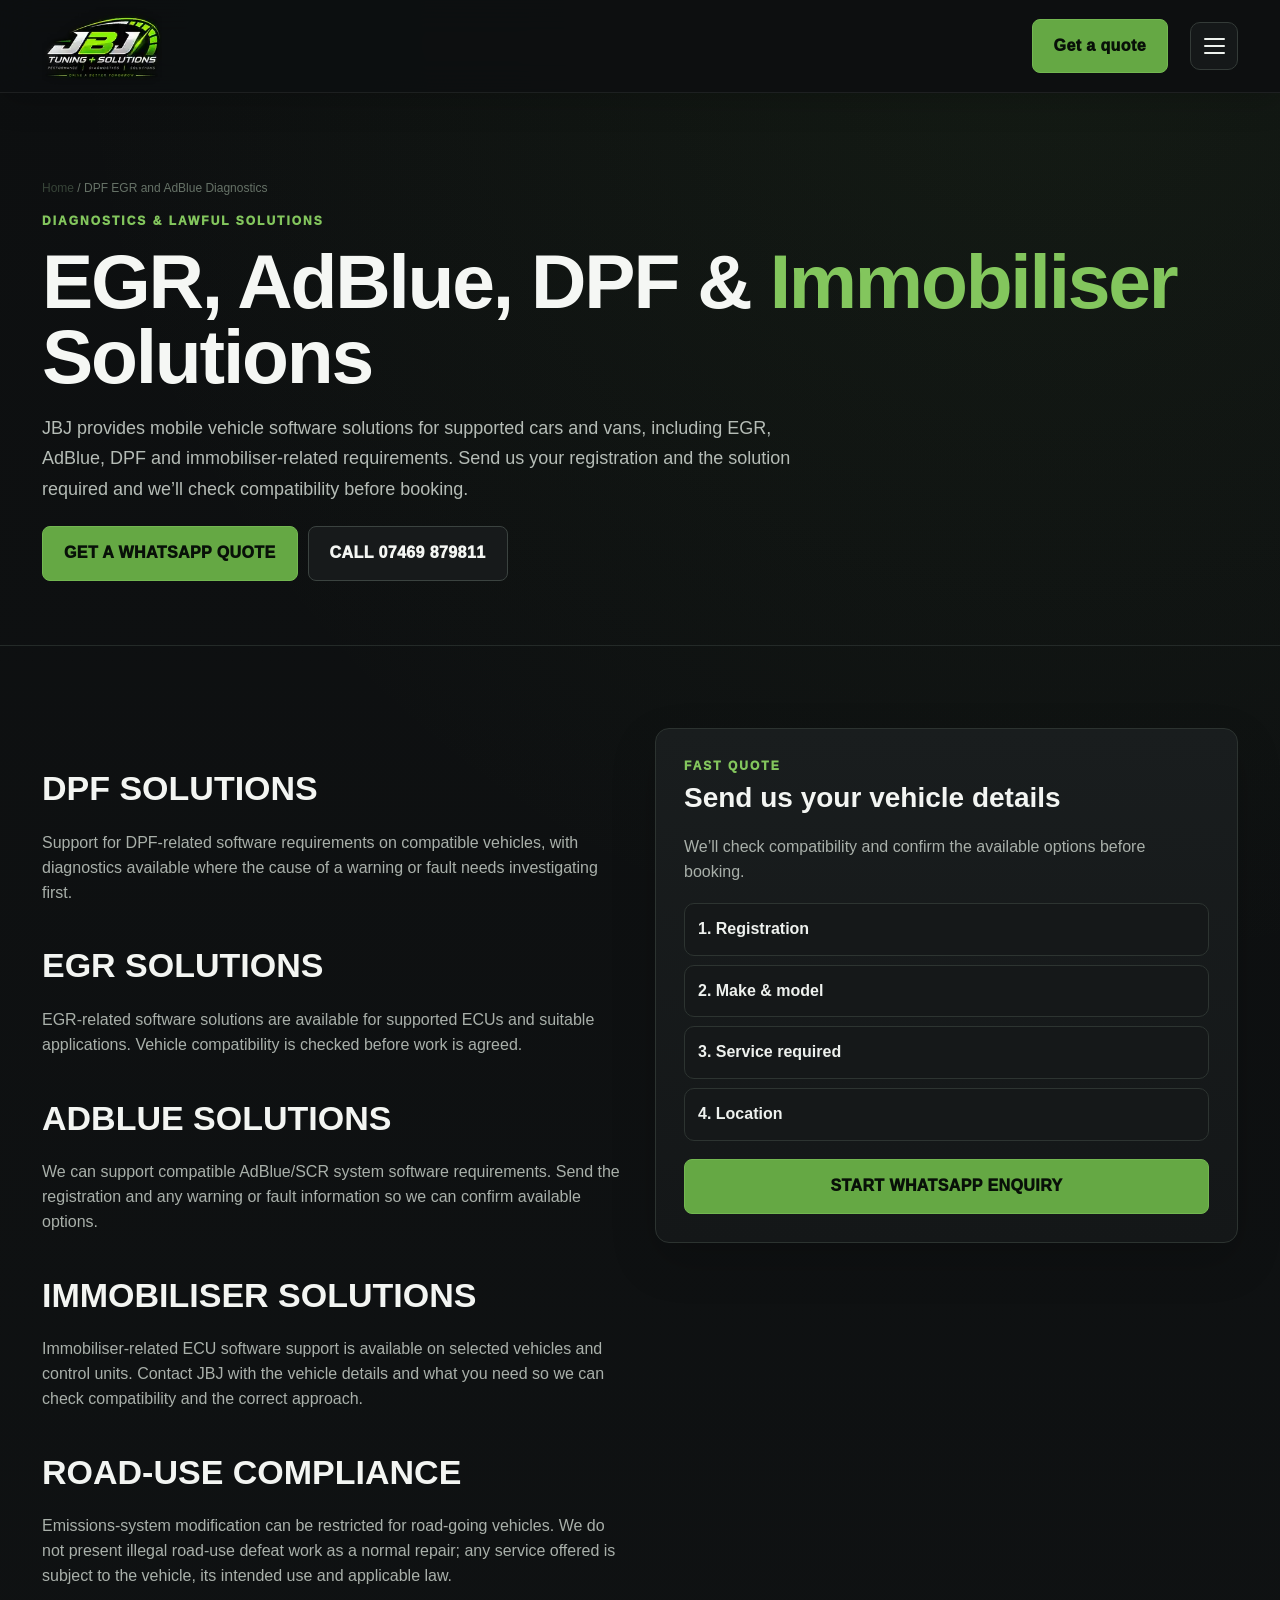
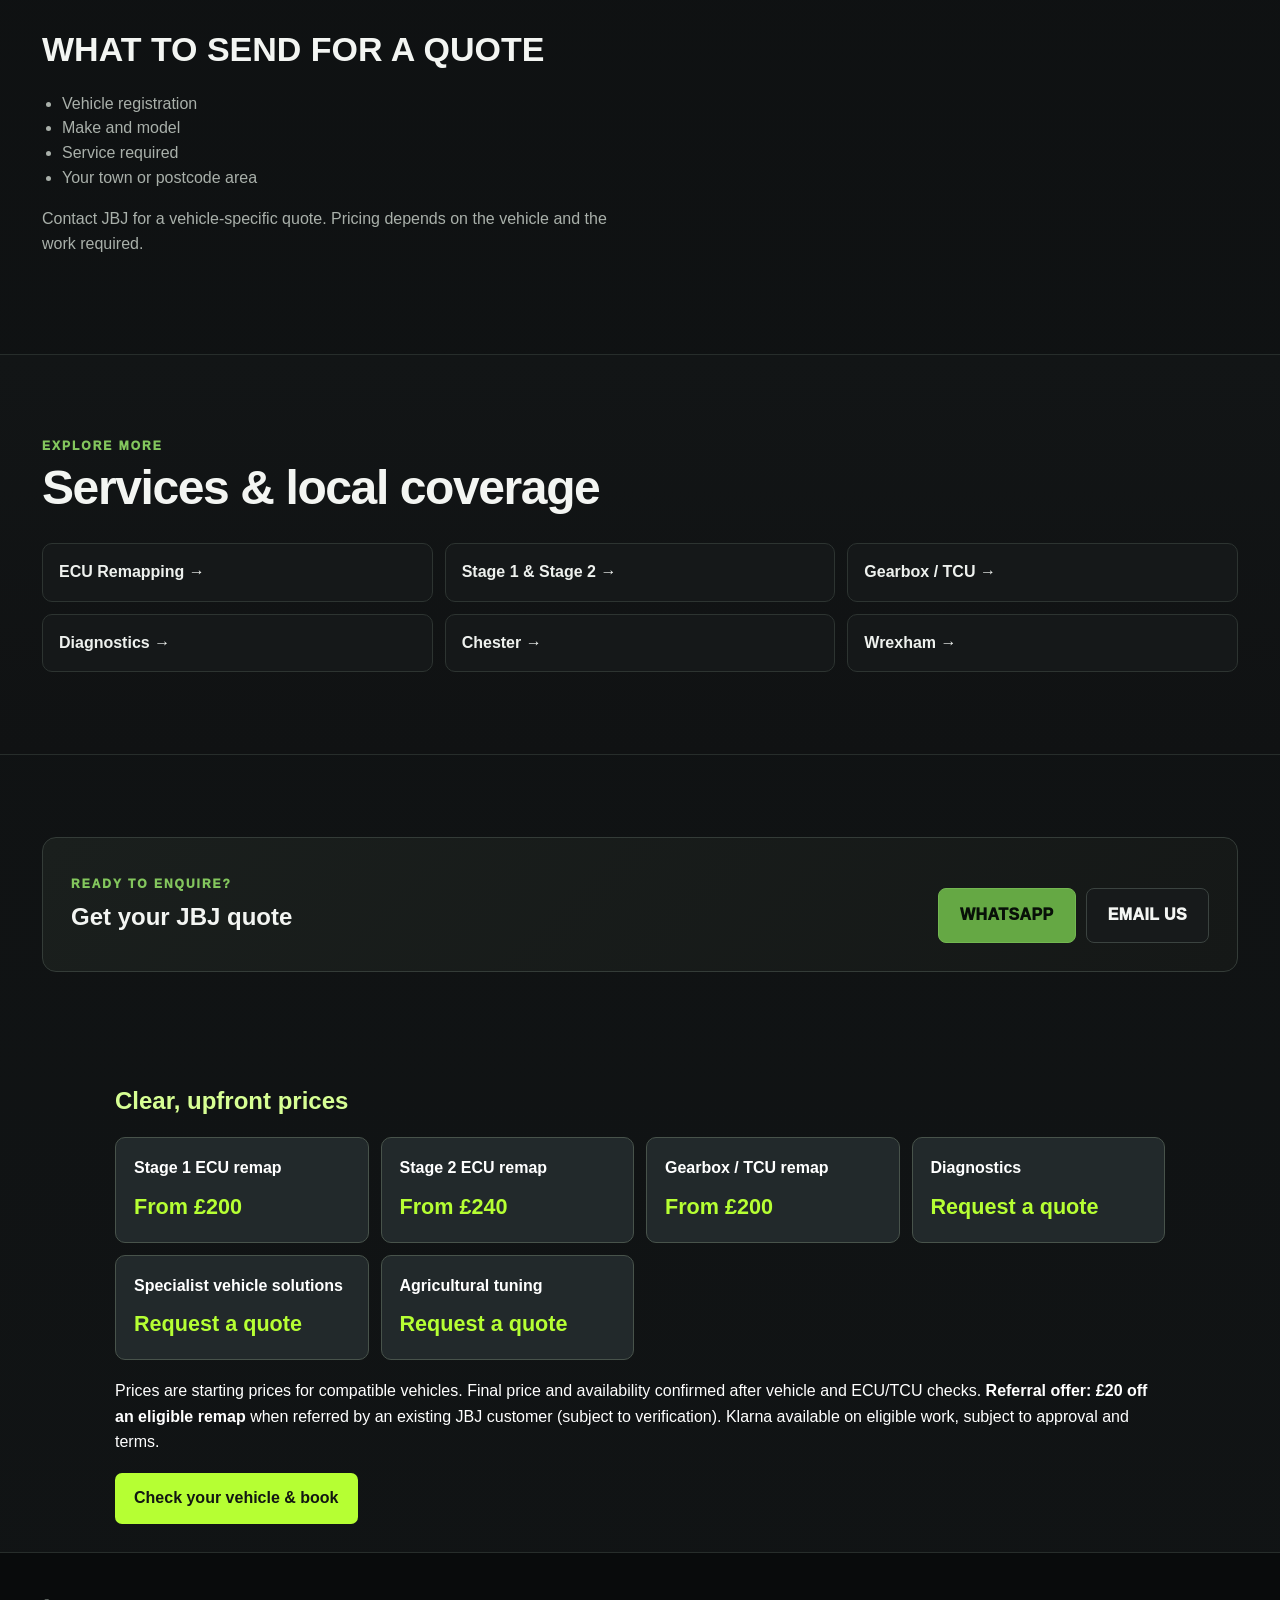
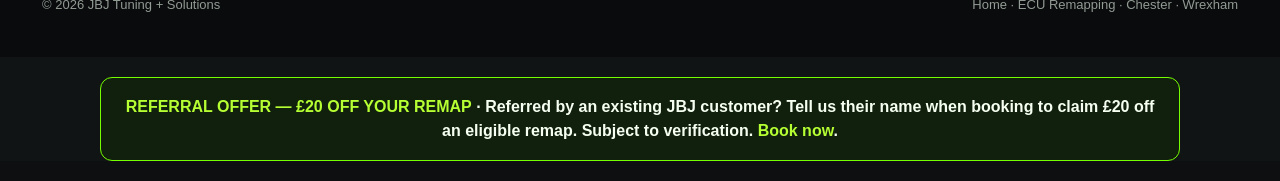
<file: vehicle-solutions/index.html>
<!doctype html>
<html lang="en-GB">
<head>
<meta charset="utf-8">
<meta name="viewport" content="width=device-width,initial-scale=1">
<title>EGR, AdBlue, DPF & Immobiliser Solutions Chester & Wrexham | JBJ</title>
<meta name="description" content="EGR, AdBlue, DPF and immobiliser vehicle solutions for supported vehicles across Chester, Wrexham, Flintshire, Deeside and North Wales. Mobile support from JBJ Tuning + Solutions.">
<link rel="canonical" href="https://jbjtuning.co.uk/vehicle-solutions/">
<meta name="robots" content="index,follow,max-image-preview:large">
<meta property="og:type" content="website">
<meta property="og:title" content="DPF, EGR &amp; AdBlue Diagnostics Chester &amp; Wrexham | JBJ">
<meta property="og:description" content="DPF, EGR and AdBlue system diagnostics and lawful vehicle solutions across Chester, Wrexham, Flintshire and North Wales. Mobile support from JBJ Tuning.">
<meta property="og:url" content="https://jbjtuning.co.uk/vehicle-solutions/">
<meta property="og:image" content="https://jbjtuning.co.uk/jbj-logo.jpg">
<meta name="twitter:card" content="summary_large_image">
<link rel="icon" href="../favicon.png">
<link rel="stylesheet" href="../style.css">
<script type="application/ld+json">{"@context": "https://schema.org", "@graph": [{"@type": ["Organization", "AutomotiveBusiness"], "@id": "https://jbjtuning.co.uk/#business", "name": "JBJ Tuning + Solutions", "url": "https://jbjtuning.co.uk/", "logo": "https://jbjtuning.co.uk/jbj-logo.jpg", "telephone": ["+447469879811", "+447939838568"], "email": "Info@jbjtuningsolutions.com", "description": "Mobile ECU remapping, vehicle tuning, diagnostics and TCU tuning across Chester, Wrexham, Flintshire and North Wales.", "areaServed": ["Chester", "Wrexham", "Flintshire", "North Wales", "Deeside", "Mold", "Buckley", "Ellesmere Port"], "sameAs": ["https://www.facebook.com/1UtzTxfGZ6/", "https://www.instagram.com/jbjtuningsolutions"]}, {"@type": "WebSite", "@id": "https://jbjtuning.co.uk/#website", "url": "https://jbjtuning.co.uk/", "name": "JBJ Tuning + Solutions", "publisher": {"@id": "https://jbjtuning.co.uk/#business"}}, {"@type": "Service", "name": "DPF EGR and AdBlue Diagnostics", "provider": {"@id": "https://jbjtuning.co.uk/#business"}, "areaServed": ["Chester", "Wrexham", "Flintshire", "North Wales"], "url": "https://jbjtuning.co.uk/vehicle-solutions/"}]}</script>
</head><header><div class="wrap"><nav>
<a class="brand" href="../index.html"><img src="../jbj-logo.jpg" alt="JBJ Tuning + Solutions"></a>
<div class="nav">
<a href="../index.html#services">Services</a>
<a href="../ecu-remapping/">ECU Remapping</a>
<a href="../chester-remapping/">Chester</a>
<a href="../wrexham-remapping/">Wrexham</a>
<a href="../index.html#contact">Contact</a>
</div>
<a class="btn desktop-quote" href="https://wa.me/447469879811?text=Hi%20JBJ%20Tuning%2C%20I%27d%20like%20a%20quote.%0ARegistration%3A%20%0AMake%2FModel%3A%20%0AService%3A%20">Get a quote</a>
<button class="menu-toggle" type="button" aria-label="Open navigation menu" aria-controls="siteMenu"><span></span><span></span><span></span></button></nav></div></header>
<body>
<main>
<section class="page-hero"><div class="wrap">
<div class="breadcrumb"><a href="../index.html">Home</a> / DPF EGR and AdBlue Diagnostics</div>
<div class="kicker">Diagnostics & lawful solutions</div>
<h1>EGR, AdBlue, DPF & <span>Immobiliser</span> Solutions</h1>
<p>JBJ provides mobile vehicle software solutions for supported cars and vans, including EGR, AdBlue, DPF and immobiliser-related requirements. Send us your registration and the solution required and we’ll check compatibility before booking.</p>
<div class="actions"><a class="btn" href="https://wa.me/447469879811?text=Hi%20JBJ%20Tuning%2C%20I%27d%20like%20a%20quote.%0ARegistration%3A%20%0AMake%2FModel%3A%20%0AService%3A%20">GET A WHATSAPP QUOTE</a><a class="btn alt" href="tel:07469879811">CALL 07469 879811</a></div>
</div></section>
<section><div class="wrap"><div class="two">
<div class="prose">
<h2>DPF Solutions</h2><p>Support for DPF-related software requirements on compatible vehicles, with diagnostics available where the cause of a warning or fault needs investigating first.</p><h2>EGR Solutions</h2><p>EGR-related software solutions are available for supported ECUs and suitable applications. Vehicle compatibility is checked before work is agreed.</p><h2>AdBlue Solutions</h2><p>We can support compatible AdBlue/SCR system software requirements. Send the registration and any warning or fault information so we can confirm available options.</p><h2>Immobiliser Solutions</h2><p>Immobiliser-related ECU software support is available on selected vehicles and control units. Contact JBJ with the vehicle details and what you need so we can check compatibility and the correct approach.</p><h2>Road-use compliance</h2><p>Emissions-system modification can be restricted for road-going vehicles. We do not present illegal road-use defeat work as a normal repair; any service offered is subject to the vehicle, its intended use and applicable law.</p>
<h2>What to send for a quote</h2>
<ul><li>Vehicle registration</li><li>Make and model</li><li>Service required</li><li>Your town or postcode area</li></ul>
<p>Contact JBJ for a vehicle-specific quote. Pricing depends on the vehicle and the work required.</p>
</div>
<div>
<div class="quote-box"><div class="kicker">Fast quote</div><h3>Send us your vehicle details</h3><p>We’ll check compatibility and confirm the available options before booking.</p>
<div class="quote-points"><div>1. Registration</div><div>2. Make & model</div><div>3. Service required</div><div>4. Location</div></div>
<a class="btn" style="width:100%;text-align:center" href="https://wa.me/447469879811?text=Hi%20JBJ%20Tuning%2C%20I%27d%20like%20a%20quote.%0ARegistration%3A%20%0AMake%2FModel%3A%20%0AService%3A%20">START WHATSAPP ENQUIRY</a></div>
</div></div></div></section>
<section class="band"><div class="wrap"><div class="head"><div class="kicker">Explore more</div><h2>Services & local coverage</h2></div><div class="link-grid">
<a href="../ecu-remapping/">ECU Remapping →</a><a href="../stage-1-stage-2-remapping/">Stage 1 &amp; Stage 2 →</a><a href="../gearbox-tcu-remapping/">Gearbox / TCU →</a><a href="../diagnostics/">Diagnostics →</a><a href="../chester-remapping/">Chester →</a><a href="../wrexham-remapping/">Wrexham →</a></div></div></section>
<section><div class="wrap"><div class="cta-strip"><div><div class="kicker">Ready to enquire?</div><h2 style="margin:4px 0 0">Get your JBJ quote</h2></div><div class="actions"><a class="btn" href="https://wa.me/447469879811?text=Hi%20JBJ%20Tuning%2C%20I%27d%20like%20a%20quote.%0ARegistration%3A%20%0AMake%2FModel%3A%20%0AService%3A%20">WHATSAPP</a><a class="btn alt" href="mailto:Info@jbjtuningsolutions.com">EMAIL US</a></div></div></div></section>
<section class="jbj-price-panel" aria-label="JBJ service prices"><div class="jbj-price-inner"><h2>Clear, upfront prices</h2><div class="jbj-price-grid"><a href="/stage-1-stage-2-remapping/"><strong>Stage 1 ECU remap</strong><span>From £200</span></a><a href="/stage-1-stage-2-remapping/"><strong>Stage 2 ECU remap</strong><span>From £240</span></a><a href="/gearbox-tcu-remapping/"><strong>Gearbox / TCU remap</strong><span>From £200</span></a><a href="/diagnostics/"><strong>Diagnostics</strong><span>Request a quote</span></a><a href="/vehicle-solutions/"><strong>Specialist vehicle solutions</strong><span>Request a quote</span></a><a href="/agricultural-remapping/"><strong>Agricultural tuning</strong><span>Request a quote</span></a></div><p class="jbj-price-note">Prices are starting prices for compatible vehicles. Final price and availability confirmed after vehicle and ECU/TCU checks. <strong>Referral offer: £20 off an eligible remap</strong> when referred by an existing JBJ customer (subject to verification). Klarna available on eligible work, subject to approval and terms.</p><a class="jbj-price-cta" href="/book/">Check your vehicle &amp; book</a></div></section><style>.jbj-price-panel{padding:28px 18px;background:#111719;color:#fff}.jbj-price-inner{max-width:1050px;margin:auto}.jbj-price-inner h2{margin:0 0 18px;color:#d7ff94}.jbj-price-grid{display:grid;grid-template-columns:repeat(auto-fit,minmax(210px,1fr));gap:12px}.jbj-price-grid a{display:flex;flex-direction:column;gap:9px;background:#22292b;border:1px solid #48534b;border-radius:10px;padding:18px;color:white;text-decoration:none}.jbj-price-grid a span{font-size:1.35rem;font-weight:800;color:#b6ff33}.jbj-price-note{line-height:1.6;margin:18px 0}.jbj-price-cta{display:inline-block;background:#b6ff33;color:#121712!important;padding:13px 19px;border-radius:7px;text-decoration:none;font-weight:800}@media(max-width:520px){.jbj-price-grid{grid-template-columns:1fr 1fr}.jbj-price-grid a{padding:13px}.jbj-price-grid a span{font-size:1.12rem}}@media(max-width:370px){.jbj-price-grid{grid-template-columns:1fr}}</style></main><footer><div class="wrap"><div class="foot">
<span>© 2026 JBJ Tuning + Solutions</span>
<span><a href="../index.html">Home</a> · <a href="../ecu-remapping/">ECU Remapping</a> · <a href="../chester-remapping/">Chester</a> · <a href="../wrexham-remapping/">Wrexham</a></span>
</div></div></footer>
<div class="floating"><a class="btn alt" href="tel:07469879811">CALL</a><a class="btn" href="https://wa.me/447469879811?text=Hi%20JBJ%20Tuning%2C%20I%27d%20like%20a%20quote.%0ARegistration%3A%20%0AMake%2FModel%3A%20%0AService%3A%20">WHATSAPP</a></div><div class="site-menu" id="siteMenu" aria-hidden="true"><div class="menu-backdrop" data-menu-close></div><aside class="menu-panel"><div class="menu-top"><strong>JBJ MENU</strong><button class="menu-close" type="button" data-menu-close aria-label="Close menu">×</button></div><div class="menu-group">Start here</div><div class="menu-links"><a href="/">Home</a><a href="/book/#vehicle-gains">Check My Vehicle</a><a href="/book/">Book / Get a Quote</a><a href="/prices/">PRICES — VIEW ALL</a></div><div class="menu-group">Tuning & services</div><div class="menu-links"><a href="/ecu-remapping/">ECU Remapping</a><a href="/stage-1-stage-2-remapping/">Stage 1 & Stage 2</a><a href="/gearbox-tcu-remapping/">Gearbox / TCU</a><a href="/vehicle-solutions/">Vehicle Solutions</a><a href="/diagnostics/">Diagnostics</a><a href="/agricultural-remapping/">Agricultural</a></div><div class="menu-actions"><a class="btn" href="/book/#vehicle-gains">CHECK GAINS</a><a class="btn alt" href="https://wa.me/447469879811?text=Hi%20JBJ%20Tuning%2C%20can%20you%20help%20with%20my%20vehicle%3F">WHATSAPP</a></div></aside></div><script>(function(){var m=document.getElementById('siteMenu');if(!m)return;var open=document.querySelector('.menu-toggle');function set(v){m.classList.toggle('open',v);m.setAttribute('aria-hidden',v?'false':'true');document.body.style.overflow=v?'hidden':''}if(open)open.addEventListener('click',function(){set(true)});m.querySelectorAll('[data-menu-close]').forEach(function(x){x.addEventListener('click',function(){set(false)})});document.addEventListener('keydown',function(e){if(e.key==='Escape')set(false)})})();</script><style>.jbj-referral-banner{max-width:1080px;margin:20px auto;padding:17px 20px;border:1px solid #76ff00;border-radius:12px;background:#10200d;color:#f6fff1;text-align:center;font:600 16px/1.5 Arial,sans-serif}.jbj-referral-banner strong,.jbj-referral-banner a{color:#b6ff33}</style><aside class="jbj-referral-banner"><strong>REFERRAL OFFER — £20 OFF YOUR REMAP</strong> · Referred by an existing JBJ customer? Tell us their name when booking to claim £20 off an eligible remap. Subject to verification. <a href="/booking/">Book now</a>.</aside></body></html>
</file>
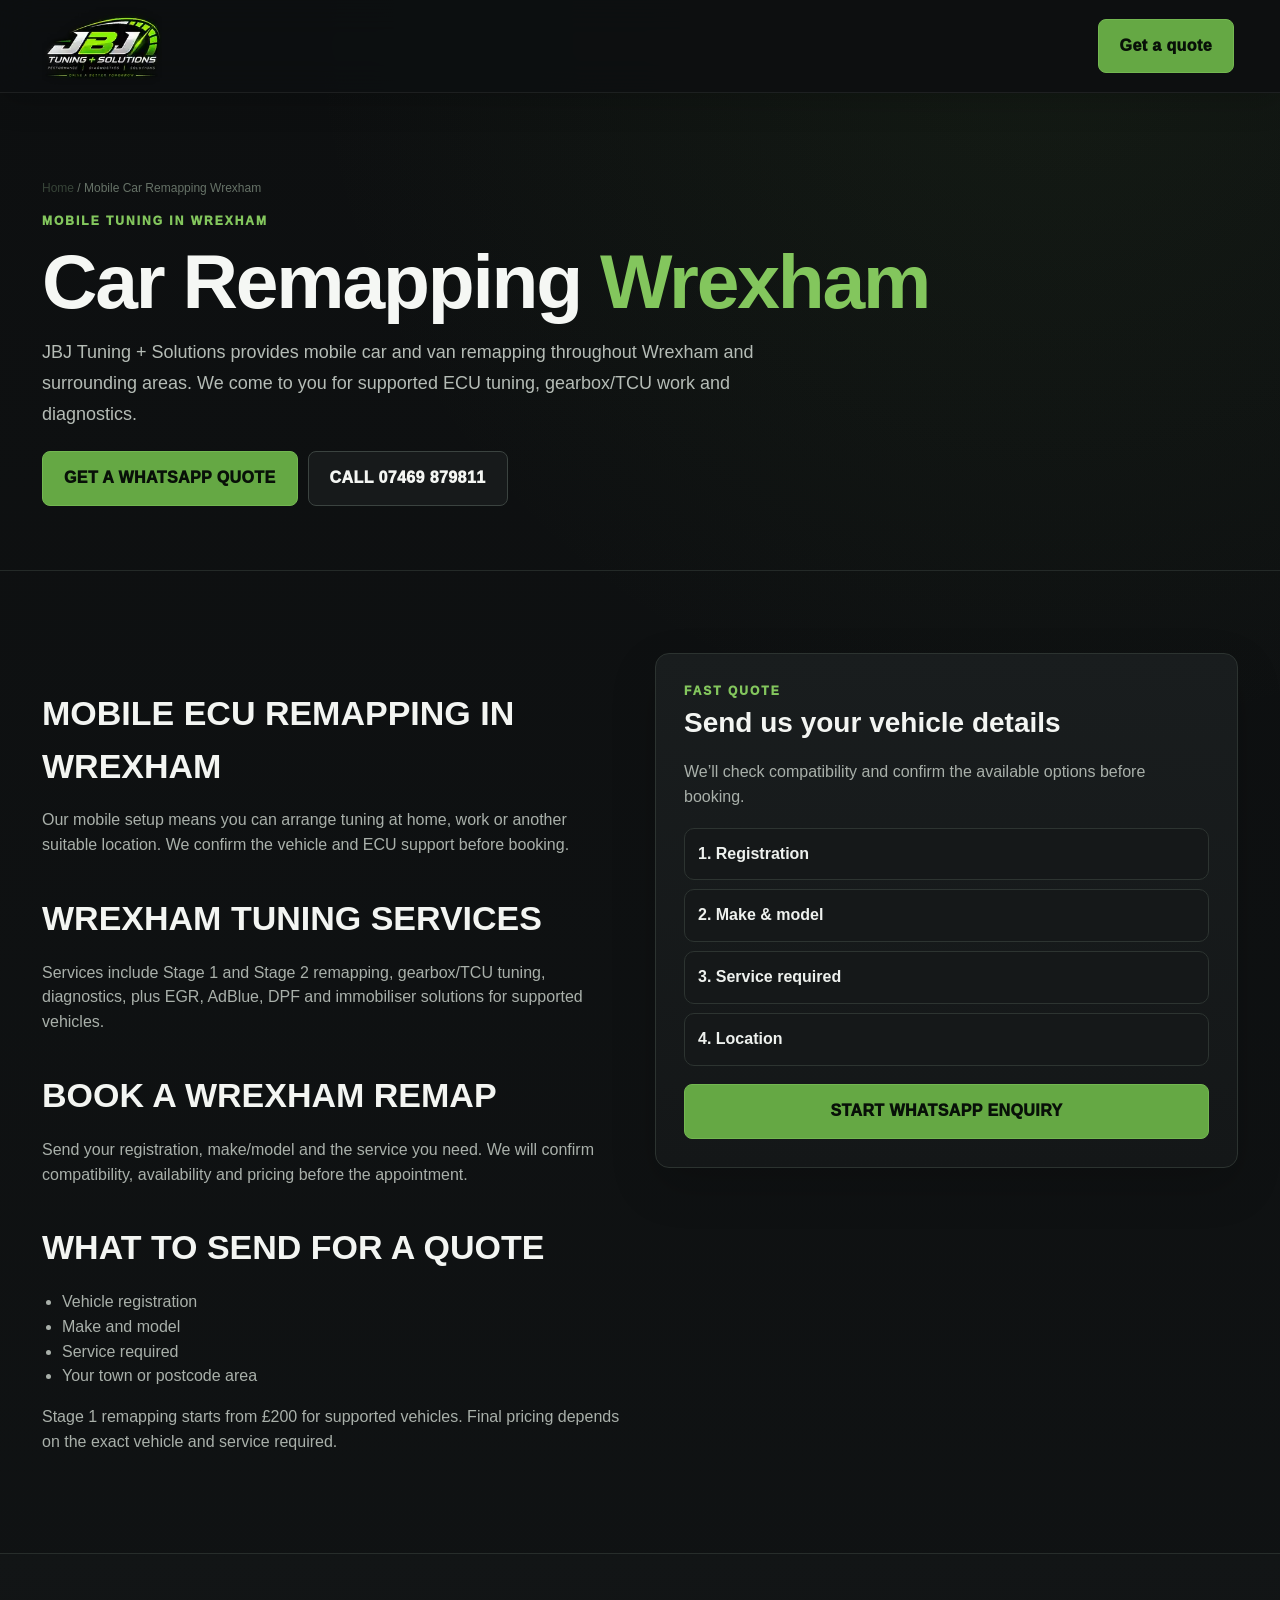
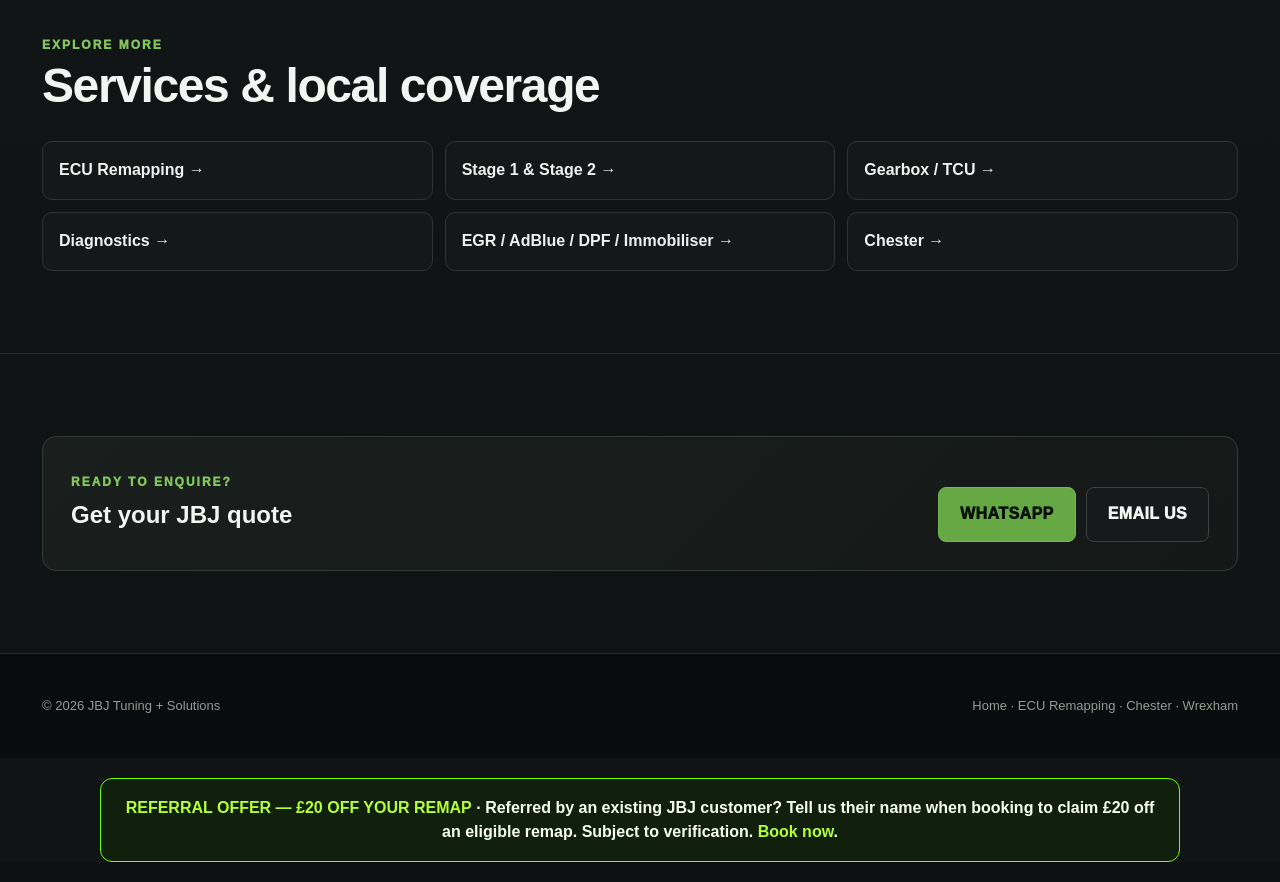
<file: wrexham-remapping/index.html>
<!doctype html>
<html lang="en-GB">
<head>
<meta charset="utf-8">
<meta name="viewport" content="width=device-width,initial-scale=1">
<title>Car Remapping Wrexham | Mobile ECU Tuning | JBJ Tuning</title>
<meta name="description" content="Mobile car and van remapping in Wrexham. Stage 1 &amp; 2 ECU tuning, gearbox/TCU remapping and diagnostics from JBJ Tuning + Solutions.">
<link rel="canonical" href="https://jbjtuning.co.uk/wrexham-remapping/">
<meta name="robots" content="index,follow,max-image-preview:large">
<meta property="og:type" content="website">
<meta property="og:title" content="Car Remapping Wrexham | Mobile ECU Tuning | JBJ Tuning">
<meta property="og:description" content="Mobile car and van remapping in Wrexham. Stage 1 &amp; 2 ECU tuning, gearbox/TCU remapping and diagnostics from JBJ Tuning + Solutions.">
<meta property="og:url" content="https://jbjtuning.co.uk/wrexham-remapping/">
<meta property="og:image" content="https://jbjtuning.co.uk/jbj-logo.jpg">
<meta name="twitter:card" content="summary_large_image">
<link rel="icon" href="../favicon.png">
<link rel="stylesheet" href="../style.css">
<script type="application/ld+json">{"@context": "https://schema.org", "@graph": [{"@type": ["Organization", "AutomotiveBusiness"], "@id": "https://jbjtuning.co.uk/#business", "name": "JBJ Tuning + Solutions", "url": "https://jbjtuning.co.uk/", "logo": "https://jbjtuning.co.uk/jbj-logo.jpg", "telephone": ["+447469879811", "+447939838568"], "email": "Info@jbjtuningsolutions.com", "description": "Mobile ECU remapping, vehicle tuning, diagnostics and TCU tuning across Chester, Wrexham, Flintshire and North Wales.", "areaServed": ["Chester", "Wrexham", "Flintshire", "North Wales", "Deeside", "Mold", "Buckley", "Ellesmere Port"], "sameAs": ["https://www.facebook.com/1UtzTxfGZ6/", "https://www.instagram.com/jbjtuningsolutions"]}, {"@type": "WebSite", "@id": "https://jbjtuning.co.uk/#website", "url": "https://jbjtuning.co.uk/", "name": "JBJ Tuning + Solutions", "publisher": {"@id": "https://jbjtuning.co.uk/#business"}}, {"@type": "Service", "name": "Mobile Car Remapping Wrexham", "provider": {"@id": "https://jbjtuning.co.uk/#business"}, "areaServed": "Wrexham", "url": "https://jbjtuning.co.uk/wrexham-remapping/"}]}</script>
</head><header><div class="wrap"><nav>
<a class="brand" href="../index.html"><img src="../jbj-logo.jpg" alt="JBJ Tuning + Solutions"></a>
<div class="nav">
<a href="../index.html#services">Services</a>
<a href="../ecu-remapping/">ECU Remapping</a>
<a href="../chester-remapping/">Chester</a>
<a href="../wrexham-remapping/">Wrexham</a>
<a href="../index.html#contact">Contact</a>
</div>
<a class="btn desktop-quote" href="https://wa.me/447469879811?text=Hi%20JBJ%20Tuning%2C%20I%27d%20like%20a%20quote.%0ARegistration%3A%20%0AMake%2FModel%3A%20%0AService%3A%20">Get a quote</a>
</nav></div></header>
<body>
<main>
<section class="page-hero"><div class="wrap">
<div class="breadcrumb"><a href="../index.html">Home</a> / Mobile Car Remapping Wrexham</div>
<div class="kicker">Mobile tuning in Wrexham</div>
<h1>Car Remapping <span>Wrexham</span></h1>
<p>JBJ Tuning + Solutions provides mobile car and van remapping throughout Wrexham and surrounding areas. We come to you for supported ECU tuning, gearbox/TCU work and diagnostics.</p>
<div class="actions"><a class="btn" href="https://wa.me/447469879811?text=Hi%20JBJ%20Tuning%2C%20I%27d%20like%20a%20quote.%0ARegistration%3A%20%0AMake%2FModel%3A%20%0AService%3A%20">GET A WHATSAPP QUOTE</a><a class="btn alt" href="tel:07469879811">CALL 07469 879811</a></div>
</div></section>
<section><div class="wrap"><div class="two">
<div class="prose">
<h2>Mobile ECU remapping in Wrexham</h2><p>Our mobile setup means you can arrange tuning at home, work or another suitable location. We confirm the vehicle and ECU support before booking.</p><h2>Wrexham tuning services</h2><p>Services include Stage 1 and Stage 2 remapping, gearbox/TCU tuning, diagnostics, plus EGR, AdBlue, DPF and immobiliser solutions for supported vehicles.</p><h2>Book a Wrexham remap</h2><p>Send your registration, make/model and the service you need. We will confirm compatibility, availability and pricing before the appointment.</p>
<h2>What to send for a quote</h2>
<ul><li>Vehicle registration</li><li>Make and model</li><li>Service required</li><li>Your town or postcode area</li></ul>
<p>Stage 1 remapping starts from £200 for supported vehicles. Final pricing depends on the exact vehicle and service required.</p>
</div>
<div>
<div class="quote-box"><div class="kicker">Fast quote</div><h3>Send us your vehicle details</h3><p>We’ll check compatibility and confirm the available options before booking.</p>
<div class="quote-points"><div>1. Registration</div><div>2. Make & model</div><div>3. Service required</div><div>4. Location</div></div>
<a class="btn" style="width:100%;text-align:center" href="https://wa.me/447469879811?text=Hi%20JBJ%20Tuning%2C%20I%27d%20like%20a%20quote.%0ARegistration%3A%20%0AMake%2FModel%3A%20%0AService%3A%20">START WHATSAPP ENQUIRY</a></div>
</div></div></div></section>
<section class="band"><div class="wrap"><div class="head"><div class="kicker">Explore more</div><h2>Services & local coverage</h2></div><div class="link-grid">
<a href="../ecu-remapping/">ECU Remapping →</a><a href="../stage-1-stage-2-remapping/">Stage 1 &amp; Stage 2 →</a><a href="../gearbox-tcu-remapping/">Gearbox / TCU →</a><a href="../diagnostics/">Diagnostics →</a><a href="../vehicle-solutions/">EGR / AdBlue / DPF / Immobiliser →</a><a href="../chester-remapping/">Chester →</a></div></div></section>
<section><div class="wrap"><div class="cta-strip"><div><div class="kicker">Ready to enquire?</div><h2 style="margin:4px 0 0">Get your JBJ quote</h2></div><div class="actions"><a class="btn" href="https://wa.me/447469879811?text=Hi%20JBJ%20Tuning%2C%20I%27d%20like%20a%20quote.%0ARegistration%3A%20%0AMake%2FModel%3A%20%0AService%3A%20">WHATSAPP</a><a class="btn alt" href="mailto:Info@jbjtuningsolutions.com">EMAIL US</a></div></div></div></section>
</main><footer><div class="wrap"><div class="foot">
<span>© 2026 JBJ Tuning + Solutions</span>
<span><a href="../index.html">Home</a> · <a href="../ecu-remapping/">ECU Remapping</a> · <a href="../chester-remapping/">Chester</a> · <a href="../wrexham-remapping/">Wrexham</a></span>
</div></div></footer>
<div class="floating"><a class="btn alt" href="tel:07469879811">CALL</a><a class="btn" href="https://wa.me/447469879811?text=Hi%20JBJ%20Tuning%2C%20I%27d%20like%20a%20quote.%0ARegistration%3A%20%0AMake%2FModel%3A%20%0AService%3A%20">WHATSAPP</a></div><style>.jbj-referral-banner{max-width:1080px;margin:20px auto;padding:17px 20px;border:1px solid #76ff00;border-radius:12px;background:#10200d;color:#f6fff1;text-align:center;font:600 16px/1.5 Arial,sans-serif}.jbj-referral-banner strong,.jbj-referral-banner a{color:#b6ff33}</style><aside class="jbj-referral-banner"><strong>REFERRAL OFFER — £20 OFF YOUR REMAP</strong> · Referred by an existing JBJ customer? Tell us their name when booking to claim £20 off an eligible remap. Subject to verification. <a href="/booking/">Book now</a>.</aside></body></html>
</file>
<file: style.css>
:root{
  --bg:#030406;--bg2:#07090d;--panel:#0b0f14;--panel2:#111720;
  --text:#f7f8fa;--muted:#a9b2bd;--red:#76ff00;--red2:#b6ff33;
  --line:#262d36;--silver:#d7dce2
}
*{box-sizing:border-box}
html{scroll-behavior:smooth}
body{margin:0;color:var(--text);font-family:Arial,Helvetica,sans-serif;line-height:1.55;background:radial-gradient(circle at 82% 3%,rgba(118,255,0,.12),transparent 28%),linear-gradient(180deg,#020305 0,#06080b 100%)}
body:before{content:"";position:fixed;inset:0;pointer-events:none;z-index:-1;opacity:.22;background:linear-gradient(45deg,#ffffff08 25%,transparent 25%,transparent 75%,#ffffff08 75%),linear-gradient(45deg,#ffffff08 25%,transparent 25%,transparent 75%,#ffffff08 75%);background-size:10px 10px;background-position:0 0,5px 5px}
a{text-decoration:none;color:inherit}.wrap{max-width:1180px;margin:auto;padding:0 22px}
header{position:sticky;top:0;z-index:30;background:rgba(3,4,6,.97);border-bottom:1px solid #ffffff12;backdrop-filter:blur(16px)}
nav{min-height:88px;display:flex;align-items:center;justify-content:space-between;gap:18px}.brand{display:flex;align-items:center}.brand img{width:250px;height:78px;object-fit:contain;object-position:left center;display:block;opacity:1;visibility:visible;filter:drop-shadow(0 0 14px rgba(118,255,0,.22))}
.nav{display:flex;gap:20px;font-size:12px;text-transform:uppercase;letter-spacing:.8px;color:#d8dee7;font-weight:800}.nav a:hover{color:#fff}
.btn{display:inline-block;background:linear-gradient(180deg,var(--red2),var(--red));border:1px solid #c8ff70;padding:14px 20px;border-radius:7px;font-weight:950;letter-spacing:.4px;box-shadow:0 8px 24px rgba(118,255,0,.20);transition:.2s}.btn:hover{transform:translateY(-1px);filter:brightness(1.08)}
.btn.alt{background:#0b0f15;border-color:#4a535f;box-shadow:none;color:#fff}.btn.deep-red{background:linear-gradient(180deg,#87ff12,#45a800);border-color:#9cff3b;box-shadow:0 10px 28px rgba(118,255,0,.28);color:#061000}.btn.deep-red:hover{background:linear-gradient(180deg,#9aff20,#55c900)}
.hero-primary-actions .btn.alt{background:#fff!important;color:#050505!important;border:2px solid #76ff00!important;box-shadow:0 0 0 1px rgba(118,255,0,.28),0 10px 28px rgba(118,255,0,.24)!important}.hero-primary-actions .btn.alt:hover{background:#f2f2f2!important;filter:none!important}.hero-primary-actions .btn.alt:after{content:'  →';color:#45a800}
.whatsapp-btn{background:#25D366!important;border-color:#25D366!important;color:#fff!important;box-shadow:0 10px 28px rgba(37,211,102,.24)!important}.whatsapp-btn:hover{background:#1fbd5a!important;filter:none}.hero-primary-actions{margin-top:20px;margin-bottom:4px}
.hero{min-height:620px;display:flex;align-items:center;position:relative;overflow:hidden;background:linear-gradient(90deg,rgba(2,3,5,.98) 0%,rgba(3,5,8,.93) 50%,rgba(8,10,14,.68) 100%),radial-gradient(circle at 84% 42%,rgba(118,255,0,.22),transparent 25%),linear-gradient(145deg,#090b10,#020305);border-bottom:1px solid #ffffff10}.hero:before{content:"";position:absolute;inset:-20%;background:repeating-linear-gradient(135deg,transparent 0 14px,rgba(255,255,255,.025) 15px 16px);transform:rotate(-3deg)}
.hero-in{position:relative;z-index:2;display:grid;grid-template-columns:1fr!important;max-width:900px;gap:48px;align-items:center;padding:68px 0 62px}.hero-in>div:last-child{display:none!important}.hero-logo{width:min(560px,100%);border-radius:8px;box-shadow:0 30px 90px #000b;border:1px solid #ffffff16;background:#000}
.kicker{color:#a6ff55;text-transform:uppercase;font-size:12px;letter-spacing:2.4px;font-weight:950}.hero h1,.page-hero h1{font-size:clamp(44px,6vw,78px);line-height:.95;margin:14px 0 16px;letter-spacing:-2.5px;text-transform:uppercase}.hero h1 span,.page-hero h1 span{color:var(--red2)}.hero p,.page-hero p{font-size:18px;color:var(--muted);max-width:760px}
.quick{margin:22px 0 12px;display:flex;gap:8px;flex-wrap:wrap}.chip{padding:10px 13px;background:linear-gradient(180deg,#151b23,#0d1218);border:1px solid #343d48;border-radius:7px;font-size:12px;font-weight:950;letter-spacing:.5px}.price{display:inline-flex;align-items:baseline;gap:10px;padding:13px 18px;border-left:4px solid var(--red);background:linear-gradient(90deg,#ffffff0b,transparent);margin-top:12px}.price strong{font-size:34px}.price small{color:#c5ccd5;font-weight:900;letter-spacing:.7px}.actions{display:flex;gap:10px;flex-wrap:wrap;margin-top:22px}.trust{margin-top:18px;color:#d5dbe3;font-size:13px;font-weight:850}
.services-bar{background:linear-gradient(180deg,#0a0d12,#07090d);border-block:1px solid #ffffff10;padding:18px 0;box-shadow:0 12px 40px #0006}.services-bar .wrap{display:flex;gap:8px;flex-wrap:wrap;justify-content:center}.service-pill{background:linear-gradient(180deg,#12171e,#0c1015);border:1px solid #303844;padding:11px 14px;border-radius:6px;font-weight:950;font-size:12px;text-transform:uppercase;letter-spacing:.5px}
section{padding:72px 0}.head{max-width:780px;margin-bottom:30px}.head h2,.copy h2{font-size:42px;line-height:1.04;margin:7px 0;text-transform:uppercase;letter-spacing:-1px}.head p,.copy p{color:var(--muted)}.grid{display:grid;grid-template-columns:repeat(4,1fr);gap:14px}.grid.three{grid-template-columns:repeat(3,1fr)}.card{position:relative;overflow:hidden;background:linear-gradient(145deg,rgba(18,24,32,.98),rgba(8,12,17,.98));border:1px solid #28313b;border-radius:10px;padding:24px;min-height:158px;box-shadow:0 14px 35px #0005}.card:before{content:"";position:absolute;left:0;top:0;bottom:0;width:3px;background:linear-gradient(var(--red2),var(--red))}.card h3{margin:8px 0 6px;font-size:19px}.card p{margin:0;color:var(--muted);font-size:14px}.card a.more{display:inline-block;margin-top:14px;color:#fff;font-weight:900}.icon{font-size:26px}
.band{background:linear-gradient(180deg,rgba(13,17,23,.96),rgba(7,10,14,.98)),repeating-linear-gradient(135deg,transparent 0 14px,#ffffff04 15px 16px);border-block:1px solid #ffffff10}.two{display:grid;grid-template-columns:1fr 1fr;gap:30px;align-items:start}.checks{display:grid;gap:11px;margin-top:20px;font-weight:850}.checks span{color:var(--red2);margin-right:7px}.quote-box{background:linear-gradient(145deg,#111720,#090d12);border:1px solid #343d48;border-radius:10px;padding:28px;box-shadow:0 18px 50px #0008}.quote-box h3{font-size:28px;margin:0 0 8px}.quote-box p{color:var(--muted)}.quote-points{display:grid;gap:9px;margin:18px 0}.quote-points div{background:#070a0e;border:1px solid #2a323d;border-radius:7px;padding:13px;font-weight:850}.contact-grid{display:grid;grid-template-columns:1fr 1fr;gap:18px}.contact-links a{display:block;background:linear-gradient(180deg,#0e1319,#080c11);border:1px solid #2b333d;padding:15px;border-radius:7px;margin:9px 0;font-weight:900}.page-hero{padding:86px 0 64px;background:linear-gradient(90deg,rgba(2,3,5,.98),rgba(8,10,14,.85)),radial-gradient(circle at 86% 40%,rgba(118,255,0,.18),transparent 24%);border-bottom:1px solid #ffffff10}.breadcrumb{font-size:12px;color:#9ea8b4;margin-bottom:14px}.breadcrumb a{color:#d8dde4}.prose{max-width:850px}.prose h2{font-size:34px;margin:34px 0 10px;text-transform:uppercase}.prose h3{font-size:23px;margin:28px 0 8px}.prose p,.prose li{color:var(--muted)}.prose ul{padding-left:20px}.link-grid{display:grid;grid-template-columns:repeat(3,1fr);gap:12px}.link-grid a{padding:16px;border:1px solid #2b333d;background:#0a0e13;border-radius:8px;font-weight:900}.cta-strip{padding:28px;background:linear-gradient(90deg,#151a21,#0b0f14);border:1px solid #343d48;border-radius:10px;display:flex;align-items:center;justify-content:space-between;gap:20px;flex-wrap:wrap}footer{border-top:1px solid #ffffff10;padding:30px 0;color:#8f98a4;font-size:13px}.foot{display:flex;justify-content:space-between;gap:15px;flex-wrap:wrap}.floating{display:none}
.btn:not(.alt):not(.whatsapp-btn){color:#061000}.kicker,.hero h1 span,.page-hero h1 span,.checks span{filter:drop-shadow(0 0 10px rgba(118,255,0,.25))}.step strong{color:var(--red2)!important}.booking-head h1 span,.red{color:var(--red2)!important}.stage2-note{border-color:#3c6f16!important;background:#0d1907!important}.book-remap-btn{background:linear-gradient(180deg,var(--red2),var(--red))!important;border-color:#b6ff33!important;color:#061000!important}
@media(max-width:920px){.grid,.grid.three{grid-template-columns:repeat(2,1fr)}.two,.contact-grid{grid-template-columns:1fr}.nav{display:none}.link-grid{grid-template-columns:1fr 1fr}}
@media(max-width:540px){nav{min-height:118px}.brand img{width:300px;height:auto;max-height:108px}.hero{min-height:auto}.hero-in{padding:48px 0 42px}.hero h1,.page-hero h1{font-size:48px}.hero p,.page-hero p{font-size:17px}.grid,.grid.three,.link-grid{grid-template-columns:1fr}.desktop-quote{display:none}.services-bar .wrap{justify-content:flex-start;overflow-x:auto;flex-wrap:nowrap;padding-bottom:4px}.service-pill{white-space:nowrap}.floating{display:flex;position:fixed;left:12px;right:12px;bottom:12px;z-index:40;gap:8px}.floating a{flex:1;text-align:center;box-shadow:0 10px 30px #0009}section{padding:56px 0}.page-hero{padding:60px 0 44px}}

/* Keep the current approved JBJ logo consistent across every shared header. */
.brand{width:250px;height:78px;background:url('/jbj-logo-master-new.webp?rev=4') left center/contain no-repeat;filter:drop-shadow(0 0 14px rgba(118,255,0,.22))}
.brand img{opacity:0!important;visibility:hidden!important;width:250px!important;height:78px!important}
@media(max-width:540px){.brand{width:300px;height:108px;background-size:contain}.brand img{width:300px!important;height:108px!important}}


/* 2026-09-22 — JBJ light-theme refresh across all pages */
:root{--bg:#f5f7f4;--bg2:#ffffff;--panel:#ffffff;--panel2:#eef2ed;--text:#111711;--muted:#59635a;--line:#d8dfd7;--silver:#374238}
body{color:var(--text);background:radial-gradient(circle at 82% 3%,rgba(118,255,0,.10),transparent 28%),linear-gradient(180deg,#ffffff 0,#f3f6f2 100%)}
body:before{opacity:.08;background:linear-gradient(45deg,#00000008 25%,transparent 25%,transparent 75%,#00000008 75%),linear-gradient(45deg,#00000008 25%,transparent 25%,transparent 75%,#00000008 75%)}
header{background:rgba(255,255,255,.96);border-bottom:1px solid #dce3db;box-shadow:0 4px 20px rgba(0,0,0,.06)}
.nav{color:#263027}.nav a:hover{color:#45a800}
.btn.alt{background:#fff;border-color:#9ba79c;color:#172018}.hero{background:radial-gradient(circle at 84% 42%,rgba(118,255,0,.15),transparent 28%),linear-gradient(145deg,#ffffff,#edf3eb);border-bottom:1px solid #dce3db}.hero:before{background:repeating-linear-gradient(135deg,transparent 0 14px,rgba(0,0,0,.018) 15px 16px)}
.hero p,.page-hero p,.head p,.copy p,.card p,.quote-box p,.prose p,.prose li{color:var(--muted)}
.chip{background:linear-gradient(180deg,#fff,#eef3ed);border-color:#d1dad0;color:#1d271e}.price{background:linear-gradient(90deg,rgba(118,255,0,.10),transparent)}.price small{color:#4d594e}.trust{color:#465247}
.services-bar{background:#f0f4ef;border-block:1px solid #dce3db;box-shadow:0 10px 28px rgba(0,0,0,.05)}.service-pill{background:#fff;border-color:#d4ddd3;color:#172018}
.card{background:#fff;border-color:#d7dfd6;box-shadow:0 12px 28px rgba(0,0,0,.07)}.card a.more{color:#318600}
.band{background:linear-gradient(180deg,#eef3ed,#f8faf7);border-block:1px solid #dce3db}
.quote-box{background:#fff;border-color:#d3ddd2;box-shadow:0 14px 35px rgba(0,0,0,.08)}.quote-points div{background:#f4f7f3;border-color:#d9e1d8}.contact-links a{background:#fff;border-color:#d6dfd5}
.page-hero{background:radial-gradient(circle at 86% 40%,rgba(118,255,0,.14),transparent 25%),linear-gradient(90deg,#fff,#edf3eb);border-bottom:1px solid #dce3db}.breadcrumb{color:#667267}.breadcrumb a{color:#374438}.link-grid a{background:#fff;border-color:#d7dfd6}.cta-strip{background:#fff;border-color:#d5ddd4}footer{border-top:1px solid #dce3db;color:#667067;background:#f7f9f6}
.stage2-note{background:#effbe8!important}.floating a{box-shadow:0 10px 25px rgba(0,0,0,.15)}


/* 2026-09-22 premium light performance refinement */
body{background:radial-gradient(circle at 88% 2%,rgba(118,255,0,.12),transparent 25%),linear-gradient(180deg,#fbfcfa,#eef2ed);letter-spacing:.01em}
header{background:rgba(255,255,255,.92);border-bottom:1px solid rgba(49,70,48,.16);box-shadow:0 8px 30px rgba(18,30,18,.08)}
.hero{position:relative;background:linear-gradient(105deg,#fbfcfa 0%,#f3f7f1 62%,#e4ecdf 100%);border-bottom:1px solid #ced9cb}
.hero:after{content:"";position:absolute;right:-8%;top:-25%;width:48%;height:150%;background:linear-gradient(135deg,transparent 42%,rgba(118,255,0,.14) 42% 44%,transparent 44% 52%,rgba(17,23,17,.055) 52% 53%,transparent 53%);transform:skewX(-8deg);pointer-events:none}
.hero h1,.page-hero h1{color:#101510;text-shadow:0 1px 0 #fff}.hero h1 span,.page-hero h1 span{color:#45b900;filter:none}.kicker{color:#3b9f00;letter-spacing:2.8px}
.btn{border-radius:10px;box-shadow:0 10px 26px rgba(74,160,22,.18)}.btn:not(.alt):not(.whatsapp-btn){background:linear-gradient(180deg,#9cff35,#62df08);border-color:#65cf18;color:#0c1608}.btn.alt{background:#151b16;color:#fff;border-color:#151b16}.btn.alt:hover{background:#263027}
.quick{gap:10px}.chip{border-radius:999px;background:rgba(255,255,255,.82);border:1px solid #ccd8c9;box-shadow:0 5px 14px rgba(0,0,0,.045)}
section{position:relative}.head h2,.copy h2{color:#111711}.grid{gap:20px}.card{border-radius:16px;padding:27px;border:1px solid #d2dcd0;box-shadow:0 14px 35px rgba(19,35,18,.08);transition:.2s}.card:hover{transform:translateY(-4px);box-shadow:0 20px 42px rgba(19,35,18,.12);border-color:#9bc38c}.card:before{width:5px}.card h3{font-size:21px;color:#121812}.card a.more{color:#348e00}
.band{background:linear-gradient(135deg,#172018,#222c22);border-block:1px solid #344234;color:#f7fff5}.band .head h2,.band .copy h2,.band h2,.band h3{color:#fff}.band .head p,.band .copy p,.band p{color:#cbd5c9}.band .kicker{color:#8cff36}.band .btn.alt{background:#fff;color:#111711;border-color:#fff}.band .btn.alt:hover{background:#ecf3e9}.band .btn:not(.alt):not(.whatsapp-btn){color:#081006}
.page-hero{background:linear-gradient(105deg,#fbfcfa,#e7eee3);border-bottom:1px solid #d0dbcd}.quote-box{border-radius:16px;border-color:#d1dcd0;box-shadow:0 18px 42px rgba(17,31,17,.09)}.quote-points div{border-radius:10px}.link-grid a{border-radius:12px;box-shadow:0 8px 22px rgba(0,0,0,.045);transition:.2s}.link-grid a:hover{transform:translateY(-2px);border-color:#92b986}.cta-strip{border-radius:16px;box-shadow:0 14px 35px rgba(0,0,0,.07)}
footer{background:#111711;color:#aeb9ad;border-top:4px solid #76ff00}.foot{padding:4px 0}
@media(max-width:540px){.hero h1,.page-hero h1{font-size:44px}.card{padding:23px}.hero:after{opacity:.55}}


/* 2026-09-22 mobile contrast correction — darker premium panels */
.band{background:linear-gradient(135deg,#111812 0%,#1a251b 55%,#101611 100%)!important;color:#f7fff5!important;border-block-color:#314032!important}
.band .head h2,.band .copy h2,.band h2,.band h3{color:#fff!important;text-shadow:none!important}
.band .head p,.band .copy p,.band p{color:#d6dfd4!important}
.band .kicker{color:#76ff00!important;text-shadow:0 0 18px rgba(118,255,0,.18)}
.band .btn.alt{background:#f8faf7!important;color:#111711!important;border-color:#dce4da!important}
.band .btn:not(.alt):not(.whatsapp-btn){color:#071007!important}
@media(max-width:540px){.band{background:linear-gradient(155deg,#111812,#202b20)!important}.band .head h2,.band h2{color:#fff!important}.band .head p,.band p{color:#d8e0d6!important}}


/* 2026-09-22 JBJ balanced mid-grey theme */
body{background:linear-gradient(180deg,#dfe3df 0%,#d5dad5 100%)!important;color:#151a15!important}
.hero,.page-hero{background:radial-gradient(circle at 82% 20%,rgba(118,255,0,.10),transparent 28%),linear-gradient(145deg,#e4e8e4,#d2d8d2)!important}
section:not(.band):not(.recent-results){background:transparent}
.band{background:linear-gradient(145deg,#c9ceca,#bcc3bd)!important;color:#151a15!important;border-block-color:#adb6ae!important}
.band .head h2,.band .copy h2,.band h2,.band h3{color:#111711!important}
.band .head p,.band .copy p,.band p{color:#3f4940!important}
.band .kicker{color:#319500!important;text-shadow:none!important}
.recent-results{background:linear-gradient(180deg,#d6dbd6,#cbd1cb)!important;border-color:#b5beb5!important}
.card{background:linear-gradient(180deg,#f5f7f4,#e9ede9)!important;border-color:#bdc6bd!important}
header{background:rgba(239,242,239,.97)!important}
footer{background:#171d18!important;color:#c4cdc3!important}
@media(max-width:540px){.band{background:linear-gradient(155deg,#cbd0cc,#bbc2bc)!important}.band .head h2,.band h2{color:#111711!important}.band .head p,.band p{color:#414b42!important}}


/* 2026-09-22 seamless header/background blend */
header{background:linear-gradient(180deg,#e2e6e2 0%,#dce1dc 100%)!important;border-bottom:0!important;box-shadow:none!important}
nav{background:transparent!important}
.brand{filter:drop-shadow(0 5px 12px rgba(20,35,20,.10))}
.hero{border-top:0!important;border-bottom:0!important;background:radial-gradient(circle at 82% 20%,rgba(118,255,0,.09),transparent 30%),linear-gradient(180deg,#dce1dc 0%,#d6dbd6 55%,#d2d8d2 100%)!important}
section{border-top-color:transparent!important}
.services-bar,.recent-results,.band{box-shadow:none!important}
.services-bar{border-top:0!important}
@media(max-width:540px){header{background:linear-gradient(180deg,#e2e6e2,#dce1dc)!important}.hero{background:radial-gradient(circle at 82% 18%,rgba(118,255,0,.08),transparent 30%),linear-gradient(180deg,#dce1dc,#d3d9d3)!important}}


/* 2026-09-27 — JBJ professional dark redesign */
:root{
  --bg:#0d0f10;--bg2:#121516;--panel:#171a1b;--panel2:#1d2122;
  --text:#f3f5f2;--muted:#a9b0aa;--line:#2b3130;--silver:#d7ddd8;
  --red:#65a844;--red2:#83c65d;
}
html{background:#0d0f10}
body{color:var(--text)!important;background:
  radial-gradient(circle at 82% 0%,rgba(101,168,68,.08),transparent 28%),
  linear-gradient(180deg,#0d0f10 0%,#111415 100%)!important;
  font-family:Inter,ui-sans-serif,-apple-system,BlinkMacSystemFont,"Segoe UI",Arial,sans-serif;
  letter-spacing:0!important}
body:before{opacity:.025!important;background-image:linear-gradient(rgba(255,255,255,.4) 1px,transparent 1px),linear-gradient(90deg,rgba(255,255,255,.4) 1px,transparent 1px)!important;background-size:48px 48px!important}
.wrap{max-width:1240px}
header{background:rgba(13,15,16,.94)!important;border-bottom:1px solid rgba(255,255,255,.07)!important;box-shadow:0 8px 30px rgba(0,0,0,.18)!important;backdrop-filter:blur(18px)}
nav{min-height:92px}.brand{filter:none!important}.nav{color:#c5cbc6!important;gap:24px}.nav a{transition:.18s}.nav a:hover{color:#fff!important}
.btn{border-radius:8px!important;background:#65a844!important;border:1px solid #73b751!important;color:#081008!important;box-shadow:none!important;padding:14px 21px;transition:.18s ease}
.btn:hover{transform:translateY(-1px);background:#72b64f!important;filter:none!important}
.btn.alt{background:#171a1b!important;border-color:#3b4340!important;color:#f4f6f3!important}
.btn.alt:hover{background:#202425!important;border-color:#59625e!important}
.whatsapp-btn{background:#25b95d!important;border-color:#25b95d!important;color:#fff!important}
.hero,.page-hero{background:
  radial-gradient(circle at 82% 34%,rgba(101,168,68,.12),transparent 24%),
  linear-gradient(110deg,#0b0d0e 0%,#121516 62%,#171b1a 100%)!important;
  border-bottom:1px solid #242a28!important}
.hero:after{display:none!important}.hero:before{opacity:.35}
.hero-in{padding:86px 0 78px}.hero h1,.page-hero h1{color:#f5f7f4!important;text-shadow:none!important;text-transform:none;letter-spacing:-2.2px;line-height:.98}
.hero h1 span,.page-hero h1 span{color:#83c65d!important;filter:none!important;text-shadow:none!important}
.hero p,.page-hero p{color:#b5bcb6!important;line-height:1.7}
.kicker,.head .kicker,.band .kicker{color:#83c65d!important;filter:none!important;text-shadow:none!important;letter-spacing:2px}
.quick{gap:9px}.chip{background:#151819!important;border:1px solid #303735!important;color:#d8ddd9!important;border-radius:999px!important;box-shadow:none!important}
.services-bar{background:#111415!important;border-block:1px solid #262c2a!important;box-shadow:none!important}
.service-pill{background:#171a1b!important;border:1px solid #2e3532!important;color:#dfe3df!important;border-radius:999px}
section:not(.band):not(.recent-results){background:transparent!important}
section{padding:82px 0}
.head{max-width:820px}.head h2,.copy h2{color:#f3f5f2!important;text-transform:none;letter-spacing:-1.4px;font-size:clamp(34px,4vw,48px)}
.head p,.copy p,.prose p,.prose li{color:#a9b0aa!important}
.grid{gap:18px}.card{background:linear-gradient(180deg,#191d1e,#141718)!important;border:1px solid #2c3230!important;border-radius:14px!important;box-shadow:0 18px 45px rgba(0,0,0,.16)!important;padding:28px}
.card:before{width:2px;background:#65a844}.card:hover{transform:translateY(-2px);border-color:#455246!important;box-shadow:0 22px 55px rgba(0,0,0,.22)!important}
.card h3{color:#f4f6f3!important}.card p{color:#a9b0aa!important}.card a.more,.more{color:#83c65d!important}
.band,.recent-results{background:linear-gradient(180deg,#121516,#101213)!important;color:#f3f5f2!important;border-block:1px solid #272d2b!important}
.band .head h2,.band h2,.band h3{color:#f3f5f2!important}.band .head p,.band p{color:#a9b0aa!important}
.results-image-link{border:1px solid #303835!important;background:#111!important;border-radius:14px!important;box-shadow:0 18px 50px rgba(0,0,0,.25)!important}
.quote-box,.jbj-story,.jbj-promise{background:linear-gradient(180deg,#191d1e,#141718)!important;border:1px solid #2c3330!important;color:#f3f5f2!important;border-radius:14px!important;box-shadow:0 18px 45px rgba(0,0,0,.18)!important}
.quote-box p,.jbj-story p,.jbj-promise p,.jbj-promise ul{color:#a9b0aa!important}
.quote-points div,.contact-links a,.link-grid a{background:#151819!important;border:1px solid #2d3431!important;color:#eef1ee!important;border-radius:10px!important;box-shadow:none!important}
.cta-strip{background:linear-gradient(135deg,#1a1f1d,#151817)!important;border:1px solid #343c38!important;color:#f3f5f2!important;border-radius:14px!important;box-shadow:none!important}
.price{background:#151819!important;border:1px solid #303835!important}.price strong{color:#83c65d!important}.price small,.trust{color:#aeb6af!important}
footer{background:#090b0c!important;color:#929b94!important;border-top:1px solid #272d2b!important;padding:38px 0}
.stage2-note{background:#151b14!important;border-color:#3b4d34!important;color:#dfe8dc!important}
.booking-head h1,.prose h2,.prose h3{color:#f3f5f2!important}
input,select,textarea{background:#141718!important;color:#f3f5f2!important;border-color:#343b38!important}
@media(max-width:920px){.nav{display:none}}
@media(max-width:540px){
  nav{min-height:96px}.brand{width:230px;height:82px}.brand img{width:230px!important;height:82px!important}
  .hero-in{padding:58px 0 52px}.hero h1,.page-hero h1{font-size:42px!important;letter-spacing:-1.5px}
  section{padding:62px 0}.head h2,.copy h2{font-size:34px}.card{padding:23px}
}


/* 2026-09-27 — global corner navigation */
header nav{position:relative}
.nav{display:none!important}
.menu-toggle{width:48px;height:48px;border:1px solid #343b38;background:#151819;border-radius:10px;display:flex;flex-direction:column;align-items:center;justify-content:center;gap:5px;cursor:pointer;padding:0;order:3}
.menu-toggle span{display:block;width:21px;height:2px;background:#eef2ee;border-radius:2px;transition:.2s}
.menu-toggle:hover{border-color:#5d6b62;background:#1c2021}
.site-menu{position:fixed;inset:0;z-index:100;visibility:hidden;pointer-events:none}
.site-menu.open{visibility:visible;pointer-events:auto}
.menu-backdrop{position:absolute;inset:0;background:rgba(0,0,0,.72);opacity:0;transition:.25s;backdrop-filter:blur(4px)}
.site-menu.open .menu-backdrop{opacity:1}
.menu-panel{position:absolute;right:0;top:0;height:100%;width:min(430px,92vw);background:#101314;border-left:1px solid #303735;padding:26px 26px 38px;transform:translateX(100%);transition:.28s ease;overflow:auto;box-shadow:-30px 0 70px rgba(0,0,0,.35)}
.site-menu.open .menu-panel{transform:translateX(0)}
.menu-top{display:flex;align-items:center;justify-content:space-between;padding-bottom:22px;border-bottom:1px solid #292f2d;margin-bottom:18px}
.menu-top strong{font-size:14px;letter-spacing:1.6px;color:#83c65d}
.menu-close{width:42px;height:42px;border-radius:9px;border:1px solid #343b38;background:#171a1b;color:#fff;font-size:24px;cursor:pointer}
.menu-links{display:grid}
.menu-links a{padding:15px 4px;border-bottom:1px solid #252b29;color:#e9ede9;font-size:17px;font-weight:750;display:flex;justify-content:space-between;align-items:center}
.menu-links a:after{content:'›';color:#6f7a73;font-size:23px;font-weight:400}
.menu-links a:hover{color:#83c65d}
.menu-group{font-size:11px;letter-spacing:1.8px;color:#7f8982;text-transform:uppercase;margin:23px 0 6px;font-weight:800}
.menu-actions{display:grid;grid-template-columns:1fr 1fr;gap:9px;margin-top:26px}
.menu-actions .btn{text-align:center;padding:13px 10px}
header nav>.btn{margin-left:auto;margin-right:4px}
@media(max-width:640px){header nav>.btn{display:none}.menu-toggle{margin-left:auto}.menu-panel{width:94vw}.menu-actions{grid-template-columns:1fr}}
</file>
